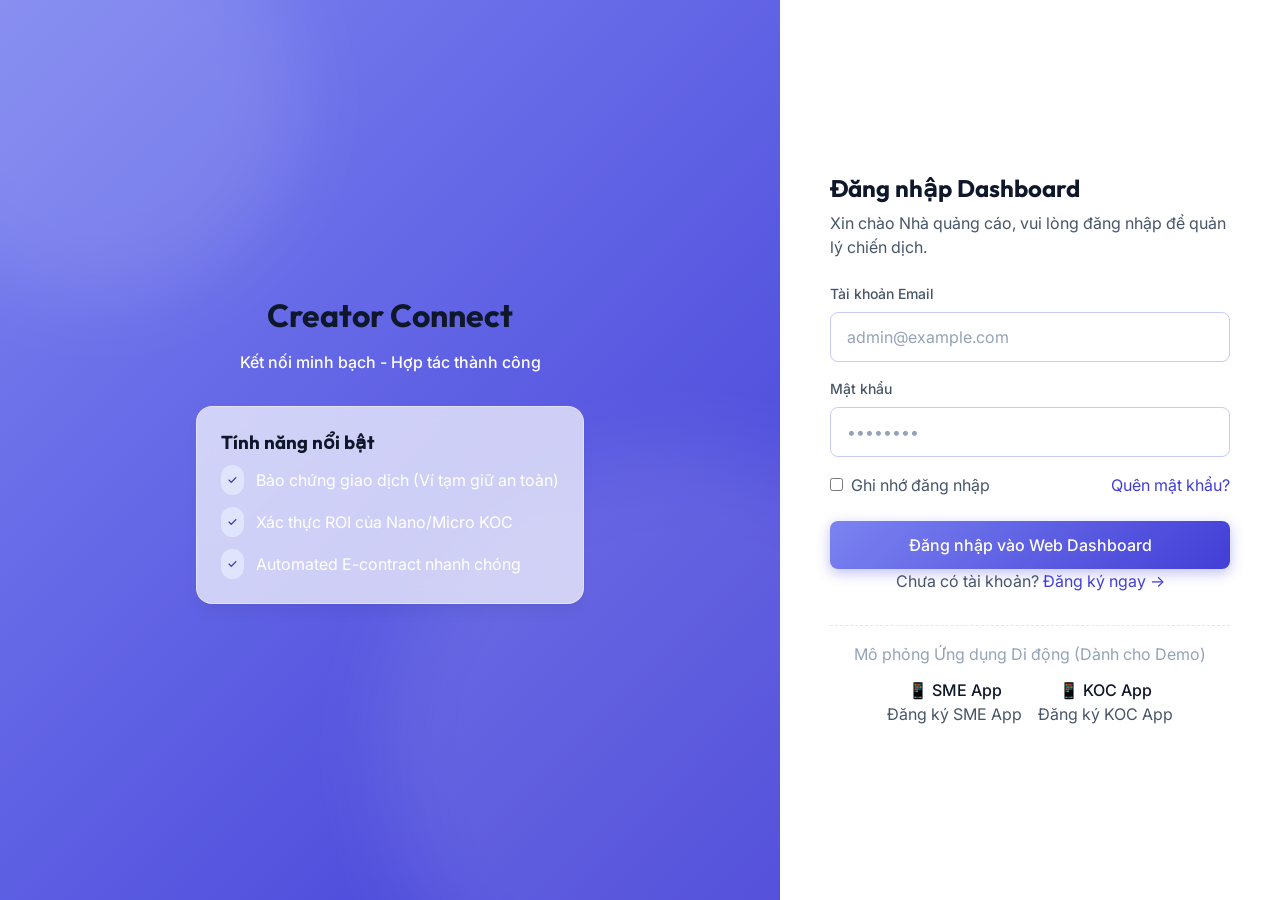
<file: index.html>
<!DOCTYPE html>
<html lang="vi">
<head>
  <meta charset="UTF-8">
  <meta name="viewport" content="width=device-width, initial-scale=1.0">
  <title>Creator Connect | Nền tảng kết nối KOC/KOL</title>
  
  <link rel="stylesheet" href="assets/css/variables.css">
  <link rel="stylesheet" href="assets/css/global.css">
  <link rel="stylesheet" href="assets/css/components.css">
  <link rel="stylesheet" href="assets/css/layouts.css">
</head>
<body>

  <div class="auth-layout">
    <!-- Hero Section (Brand Value) -->
    <div class="auth-hero">
      <div class="text-center" style="position: relative; z-index: 10;">
        <h1 class="text-4xl mb-4 animate-fade-in" style="font-weight: 700;">Creator Connect</h1>
        <p class="text-lg fw-medium animate-fade-in" style="animation-delay: 0.2s; opacity: 0.9;">
          Kết nối minh bạch - Hợp tác thành công
        </p>
        
        <div class="glass-panel" style="margin-top: var(--space-8); padding: var(--space-6); border-radius: var(--radius-xl); text-align: left; animation-delay: 0.4s;">
          <h3 class="mb-3 text-xl">Tính năng nổi bật</h3>
          <ul style="display: flex; flex-direction: column; gap: var(--space-3);">
            <li class="d-flex align-center gap-3">
              <span class="badge badge-primary" style="padding: 6px;">✓</span> 
              Bảo chứng giao dịch (Ví tạm giữ an toàn)
            </li>
            <li class="d-flex align-center gap-3">
              <span class="badge badge-primary" style="padding: 6px;">✓</span> 
              Xác thực ROI của Nano/Micro KOC
            </li>
            <li class="d-flex align-center gap-3">
              <span class="badge badge-primary" style="padding: 6px;">✓</span> 
              Automated E-contract nhanh chóng
            </li>
          </ul>
        </div>
      </div>
    </div>

    <!-- Login Form Section -->
    <div class="auth-form-container">
      <div class="auth-form-wrapper">
        <h2 class="text-2xl mb-2">Đăng nhập Dashboard</h2>
        <p class="text-secondary mb-6">Xin chào Nhà quảng cáo, vui lòng đăng nhập để quản lý chiến dịch.</p>

        <form action="dashboard.html" method="GET">
          <div class="form-group">
            <label class="form-label" for="email">Tài khoản Email</label>
            <input type="email" id="email" class="form-control" placeholder="admin@example.com" required>
          </div>
          
          <div class="form-group">
            <label class="form-label" for="password">Mật khẩu</label>
            <input type="password" id="password" class="form-control" placeholder="••••••••" required>
          </div>

          <div class="d-flex justify-between align-center mb-6 mt-4">
            <label class="d-flex align-center gap-2 text-sm text-secondary cursor-pointer">
              <input type="checkbox"> Ghi nhớ đăng nhập
            </label>
            <a href="#" class="text-sm">Quên mật khẩu?</a>
          </div>

          <div class="d-flex flex-column gap-3 mt-4">
             <button type="submit" class="btn btn-primary" style="width: 100%;">Đăng nhập vào Web Dashboard</button>
          </div>
        </form>

        <p class="text-center text-sm text-secondary mt-6">
          Chưa có tài khoản? <a href="register_sme_web.html">Đăng ký ngay &rarr;</a>
        </p>

        <!-- Ecosystem Portal Links -->
        <div style="margin-top: var(--space-8); padding-top: var(--space-4); border-top: 1px dashed var(--primary-100);">
          <p class="text-center text-xs text-tertiary mb-3">Mô phỏng Ứng dụng Di động (Dành cho Demo)</p>
          <div class="d-flex justify-center gap-4">
            <div class="d-flex flex-column align-center gap-1">
              <a href="sme_app.html" class="text-sm fw-medium text-primary d-flex align-center gap-1">📱 SME App</a>
              <a href="register_sme_app.html" class="text-xs text-secondary">Đăng ký SME App</a>
            </div>
            <div class="d-flex flex-column align-center gap-1">
              <a href="koc_app.html" class="text-sm fw-medium text-primary d-flex align-center gap-1">📱 KOC App</a>
              <a href="register_koc_app.html" class="text-xs text-secondary">Đăng ký KOC App</a>
            </div>
          </div>
        </div>
      </div>
    </div>
  </div>

  <script src="assets/js/main.js"></script>
</body>
</html>
</file>
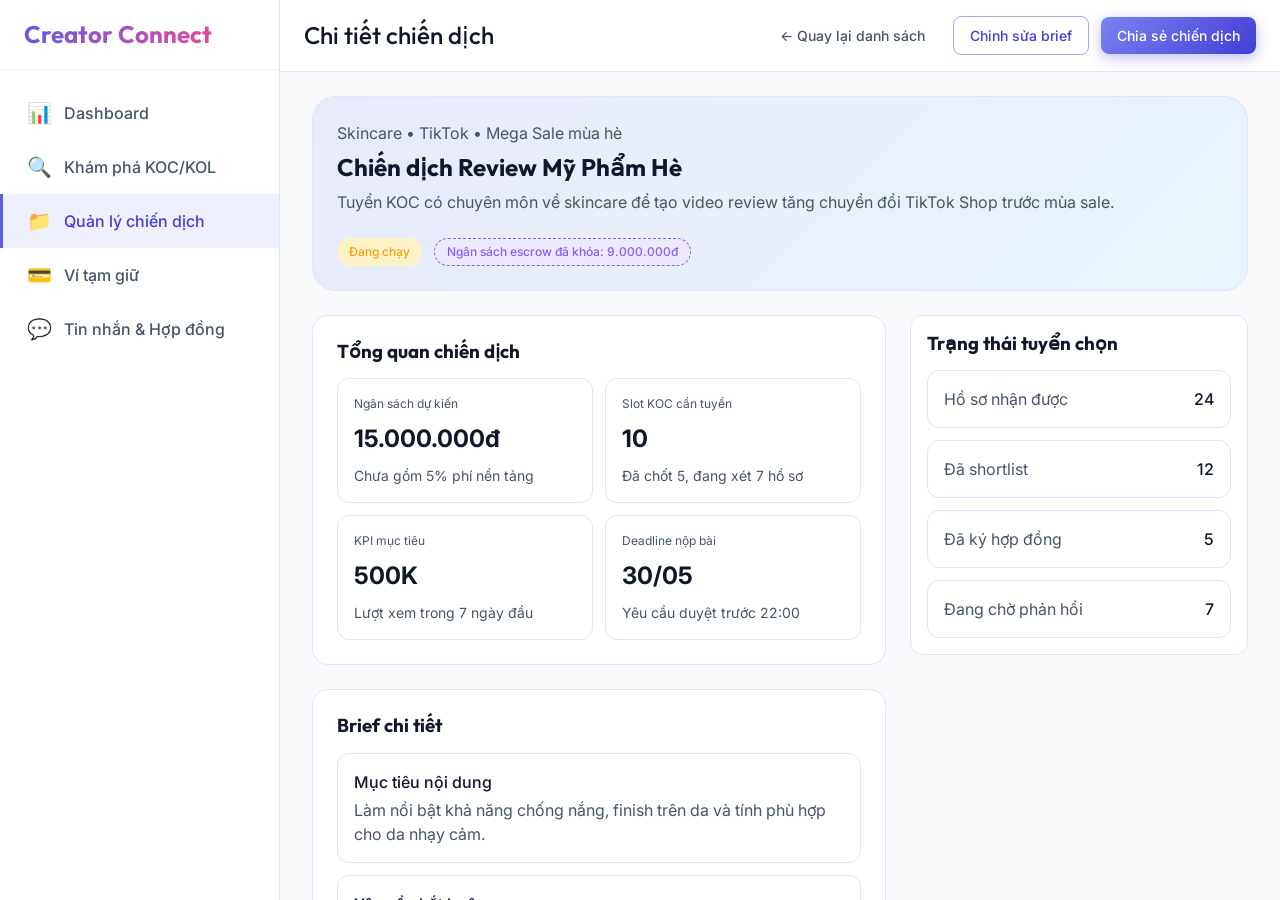
<file: campaign_detail.html>
<!DOCTYPE html>
<html lang="vi">
<head>
  <meta charset="UTF-8">
  <meta name="viewport" content="width=device-width, initial-scale=1.0">
  <title>Creator Connect | Chi Tiết Chiến Dịch</title>
  <link rel="stylesheet" href="assets/css/variables.css">
  <link rel="stylesheet" href="assets/css/global.css">
  <link rel="stylesheet" href="assets/css/components.css">
  <link rel="stylesheet" href="assets/css/layouts.css">
</head>
<body>
  <div class="dashboard-layout">
    <aside class="sidebar">
      <div class="sidebar-header">
        <h2 class="text-xl gradient-text">Creator Connect</h2>
      </div>
      <nav class="sidebar-menu">
        <a href="dashboard.html" class="menu-item"><span style="font-size: 1.25rem;">📊</span> Dashboard</a>
        <a href="search.html" class="menu-item"><span style="font-size: 1.25rem;">🔍</span> Khám phá KOC/KOL</a>
        <a href="campaigns.html" class="menu-item active"><span style="font-size: 1.25rem;">📁</span> Quản lý chiến dịch</a>
        <a href="escrow.html" class="menu-item"><span style="font-size: 1.25rem;">💳</span> Ví tạm giữ</a>
        <a href="messages.html" class="menu-item"><span style="font-size: 1.25rem;">💬</span> Tin nhắn & Hợp đồng</a>
      </nav>
    </aside>

    <main class="main-content">
      <header class="top-header">
        <div>
          <h2 class="text-lg fw-medium">Chi tiết chiến dịch</h2>
        </div>
        <div class="d-flex align-center gap-3">
          <a href="campaigns.html" class="btn btn-ghost btn-sm">← Quay lại danh sách</a>
          <button class="btn btn-outline btn-sm" onclick="showToast('Đã mở bản nháp chỉnh sửa chiến dịch', 'warning')">Chỉnh sửa brief</button>
          <button class="btn btn-primary btn-sm" onclick="showToast('Đã chia sẻ link chiến dịch cho team nội bộ', 'success')">Chia sẻ chiến dịch</button>
        </div>
      </header>

      <div class="content-area">
        <div class="page-shell">
          <section class="page-header-card">
            <div class="d-flex justify-between align-center" style="gap: var(--space-6); flex-wrap: wrap;">
              <div>
                <p class="text-sm text-secondary mb-2">Skincare • TikTok • Mega Sale mùa hè</p>
                <h1 class="text-3xl mb-2">Chiến dịch Review Mỹ Phẩm Hè</h1>
                <p class="text-secondary">Tuyển KOC có chuyên môn về skincare để tạo video review tăng chuyển đổi TikTok Shop trước mùa sale.</p>
              </div>
              <div class="d-flex gap-3">
                <span class="badge badge-warning">Đang chạy</span>
                <span class="badge badge-escrow">Ngân sách escrow đã khóa: 9.000.000đ</span>
              </div>
            </div>
          </section>

          <div style="display: grid; grid-template-columns: minmax(0, 1.7fr) minmax(320px, 1fr); gap: var(--space-6); align-items: start;">
            <div class="page-shell">
              <section class="section-card">
                <div class="section-body">
                  <h3 class="text-xl mb-4">Tổng quan chiến dịch</h3>
                  <div class="metric-grid">
                    <div class="metric-card">
                      <div class="metric-label">Ngân sách dự kiến</div>
                      <div class="metric-value">15.000.000đ</div>
                      <div class="metric-note">Chưa gồm 5% phí nền tảng</div>
                    </div>
                    <div class="metric-card">
                      <div class="metric-label">Slot KOC cần tuyển</div>
                      <div class="metric-value">10</div>
                      <div class="metric-note">Đã chốt 5, đang xét 7 hồ sơ</div>
                    </div>
                    <div class="metric-card">
                      <div class="metric-label">KPI mục tiêu</div>
                      <div class="metric-value">500K</div>
                      <div class="metric-note">Lượt xem trong 7 ngày đầu</div>
                    </div>
                    <div class="metric-card">
                      <div class="metric-label">Deadline nộp bài</div>
                      <div class="metric-value">30/05</div>
                      <div class="metric-note">Yêu cầu duyệt trước 22:00</div>
                    </div>
                  </div>
                </div>
              </section>

              <section class="section-card">
                <div class="section-body">
                  <h3 class="text-xl mb-4">Brief chi tiết</h3>
                  <div class="detail-list">
                    <div class="asset-card">
                      <p class="fw-medium mb-1">Mục tiêu nội dung</p>
                      <p class="text-sm text-secondary">Làm nổi bật khả năng chống nắng, finish trên da và tính phù hợp cho da nhạy cảm.</p>
                    </div>
                    <div class="asset-card">
                      <p class="fw-medium mb-1">Yêu cầu bắt buộc</p>
                      <p class="text-sm text-secondary">1 video TikTok tối thiểu 60 giây, có cảnh texture, test trên da thật, gắn hashtag thương hiệu và CTA mua hàng.</p>
                    </div>
                    <div class="asset-card">
                      <p class="fw-medium mb-1">Điều khoản nội dung</p>
                      <p class="text-sm text-secondary">Không đưa claim vượt chứng nhận, không so sánh trực tiếp với đối thủ, revision tối đa 2 lần.</p>
                    </div>
                    <div class="asset-card">
                      <p class="fw-medium mb-1">Quyền sử dụng nội dung</p>
                      <p class="text-sm text-secondary">Brand được repost trên kênh owned media 30 ngày. Nếu chạy ads cần phụ lục riêng.</p>
                    </div>
                  </div>
                </div>
              </section>

              <section class="section-card">
                <div class="section-body">
                  <h3 class="text-xl mb-4">Tiến độ thực thi</h3>
                  <div class="timeline-list">
                    <div class="timeline-item">
                      <div>
                        <p class="fw-medium">07/05 - Xuất bản chiến dịch</p>
                        <p class="text-sm text-secondary">Campaign đã lên sàn và bắt đầu nhận hồ sơ.</p>
                      </div>
                      <span class="badge badge-success">Hoàn thành</span>
                    </div>
                    <div class="timeline-item">
                      <div>
                        <p class="fw-medium">10/05 - Chốt shortlist</p>
                        <p class="text-sm text-secondary">5 KOC đã ký hợp đồng, 7 hồ sơ đang chờ duyệt thêm.</p>
                      </div>
                      <span class="badge badge-warning">Đang diễn ra</span>
                    </div>
                    <div class="timeline-item">
                      <div>
                        <p class="fw-medium">15/05 - Nạp escrow đợt 1</p>
                        <p class="text-sm text-secondary">Khóa ngân sách cho các KOC đã ký hợp đồng.</p>
                      </div>
                      <span class="badge badge-primary">Kế hoạch</span>
                    </div>
                    <div class="timeline-item">
                      <div>
                        <p class="fw-medium">30/05 - Nghiệm thu video</p>
                        <p class="text-sm text-secondary">SME duyệt và giải ngân theo từng KOC hoàn thành.</p>
                      </div>
                      <span class="badge badge-primary">Kế hoạch</span>
                    </div>
                  </div>
                </div>
              </section>

              <section class="section-card">
                <div class="section-body">
                  <div class="d-flex justify-between align-center mb-4" style="gap: var(--space-4); flex-wrap: wrap;">
                    <div>
                      <h3 class="text-xl mb-1">KOC/KOL trong chiến dịch</h3>
                      <p class="text-sm text-secondary">Theo dõi rõ người đã tham gia chính thức và người còn đang chờ duyệt.</p>
                    </div>
                    <span class="badge badge-primary">Tổng 12 hồ sơ đang xử lý</span>
                  </div>

                  <div style="display: grid; grid-template-columns: repeat(2, minmax(0, 1fr)); gap: var(--space-5); align-items: start;">
                    <div class="info-panel">
                      <div class="d-flex justify-between align-center mb-4">
                        <h4 class="text-lg">Đã tham gia</h4>
                        <span class="badge badge-success">5 KOC</span>
                      </div>
                      <div class="detail-list">
                        <div class="detail-row">
                          <div class="d-flex align-center gap-3">
                            <div class="avatar avatar-sm" style="background: linear-gradient(135deg, #0ea5e9, #38bdf8);"></div>
                            <div>
                              <p class="fw-medium">Đức Dược Sĩ</p>
                              <p class="text-xs text-secondary">Đã ký hợp đồng • Chờ duyệt video</p>
                            </div>
                          </div>
                          <a href="review_detail.html" class="btn btn-outline btn-sm">Xem tiến trình</a>
                        </div>
                        <div class="detail-row">
                          <div class="d-flex align-center gap-3">
                            <div class="avatar avatar-sm" style="background: linear-gradient(45deg, #fbc2eb, #a18cd1);"></div>
                            <div>
                              <p class="fw-medium">Thanh Trúc Review</p>
                              <p class="text-xs text-secondary">Đã ký hợp đồng • Đang quay dựng</p>
                            </div>
                          </div>
                          <a href="review_detail.html" class="btn btn-outline btn-sm">Xem tiến trình</a>
                        </div>
                        <div class="detail-row">
                          <div class="d-flex align-center gap-3">
                            <div class="avatar avatar-sm" style="background: linear-gradient(45deg, #84fab0, #8fd3f4);"></div>
                            <div>
                              <p class="fw-medium">Hải Nguyễn Tech</p>
                              <p class="text-xs text-secondary">Đã ký hợp đồng • Chờ nhận sản phẩm</p>
                            </div>
                          </div>
                          <a href="review_detail.html" class="btn btn-outline btn-sm">Xem tiến trình</a>
                        </div>
                        <div class="detail-row">
                          <div class="d-flex align-center gap-3">
                            <div class="avatar avatar-sm" style="background: linear-gradient(135deg, #f97316, #fb7185);"></div>
                            <div>
                              <p class="fw-medium">Linh Beauty Lab</p>
                              <p class="text-xs text-secondary">Đã ký hợp đồng • Chờ SME gửi sản phẩm</p>
                            </div>
                          </div>
                          <a href="review_detail.html" class="btn btn-outline btn-sm">Xem tiến trình</a>
                        </div>
                        <div class="detail-row">
                          <div class="d-flex align-center gap-3">
                            <div class="avatar avatar-sm" style="background: linear-gradient(135deg, #6366f1, #8b5cf6);"></div>
                            <div>
                              <p class="fw-medium">Mai Skin Diary</p>
                              <p class="text-xs text-secondary">Đã ký hợp đồng • Đã nhận brief</p>
                            </div>
                          </div>
                          <a href="review_detail.html" class="btn btn-outline btn-sm">Xem tiến trình</a>
                        </div>
                      </div>
                    </div>

                    <div class="info-panel">
                      <div class="d-flex justify-between align-center mb-4">
                        <h4 class="text-lg">Đang chờ duyệt</h4>
                        <span class="badge badge-warning">7 hồ sơ</span>
                      </div>
                      <div class="detail-list">
                        <div class="detail-row">
                          <div class="d-flex align-center gap-3">
                            <div class="avatar avatar-sm" style="background: linear-gradient(135deg, #22c55e, #14b8a6);"></div>
                            <div>
                              <p class="fw-medium">Thu Hà Skincare</p>
                              <p class="text-xs text-secondary">22K followers • Rate 2.200.000đ/video</p>
                            </div>
                          </div>
                          <div class="d-flex gap-2">
                            <a href="koc_profile.html" class="btn btn-outline btn-sm">Xem hồ sơ</a>
                            <button class="btn btn-primary btn-sm" onclick="showToast('Đã chấp nhận hồ sơ Thu Hà Skincare', 'success')">Chấp nhận</button>
                            <button class="btn btn-ghost btn-sm" onclick="showToast('Đã từ chối hồ sơ Thu Hà Skincare', 'warning')">Từ chối</button>
                          </div>
                        </div>
                        <div class="detail-row">
                          <div class="d-flex align-center gap-3">
                            <div class="avatar avatar-sm" style="background: linear-gradient(135deg, #f59e0b, #ef4444);"></div>
                            <div>
                              <p class="fw-medium">Ngọc Trâm Review</p>
                              <p class="text-xs text-secondary">18K followers • Rate 1.800.000đ/video</p>
                            </div>
                          </div>
                          <div class="d-flex gap-2">
                            <a href="koc_profile.html" class="btn btn-outline btn-sm">Xem hồ sơ</a>
                            <button class="btn btn-primary btn-sm" onclick="showToast('Đã chấp nhận hồ sơ Ngọc Trâm Review', 'success')">Chấp nhận</button>
                            <button class="btn btn-ghost btn-sm" onclick="showToast('Đã từ chối hồ sơ Ngọc Trâm Review', 'warning')">Từ chối</button>
                          </div>
                        </div>
                        <div class="detail-row">
                          <div class="d-flex align-center gap-3">
                            <div class="avatar avatar-sm" style="background: linear-gradient(135deg, #06b6d4, #3b82f6);"></div>
                            <div>
                              <p class="fw-medium">Bảo Nhi Routine</p>
                              <p class="text-xs text-secondary">15K followers • Chuyên da nhạy cảm</p>
                            </div>
                          </div>
                          <div class="d-flex gap-2">
                            <a href="koc_profile.html" class="btn btn-outline btn-sm">Xem hồ sơ</a>
                            <button class="btn btn-primary btn-sm" onclick="showToast('Đã chấp nhận hồ sơ Bảo Nhi Routine', 'success')">Chấp nhận</button>
                            <button class="btn btn-ghost btn-sm" onclick="showToast('Đã từ chối hồ sơ Bảo Nhi Routine', 'warning')">Từ chối</button>
                          </div>
                        </div>
                      </div>
                    </div>
                  </div>
                </div>
              </section>
            </div>

            <aside class="page-shell sticky-summary">
              <section class="info-panel">
                <h3 class="text-lg mb-4">Trạng thái tuyển chọn</h3>
                <div class="detail-list">
                  <div class="detail-row">
                    <span class="text-sm text-secondary">Hồ sơ nhận được</span>
                    <span class="fw-medium">24</span>
                  </div>
                  <div class="detail-row">
                    <span class="text-sm text-secondary">Đã shortlist</span>
                    <span class="fw-medium">12</span>
                  </div>
                  <div class="detail-row">
                    <span class="text-sm text-secondary">Đã ký hợp đồng</span>
                    <span class="fw-medium">5</span>
                  </div>
                  <div class="detail-row">
                    <span class="text-sm text-secondary">Đang chờ phản hồi</span>
                    <span class="fw-medium">7</span>
                  </div>
                </div>
              </section>
            </aside>
          </div>
        </div>
      </div>
    </main>
  </div>

  <script src="assets/js/main.js"></script>
</body>
</html>
</file>
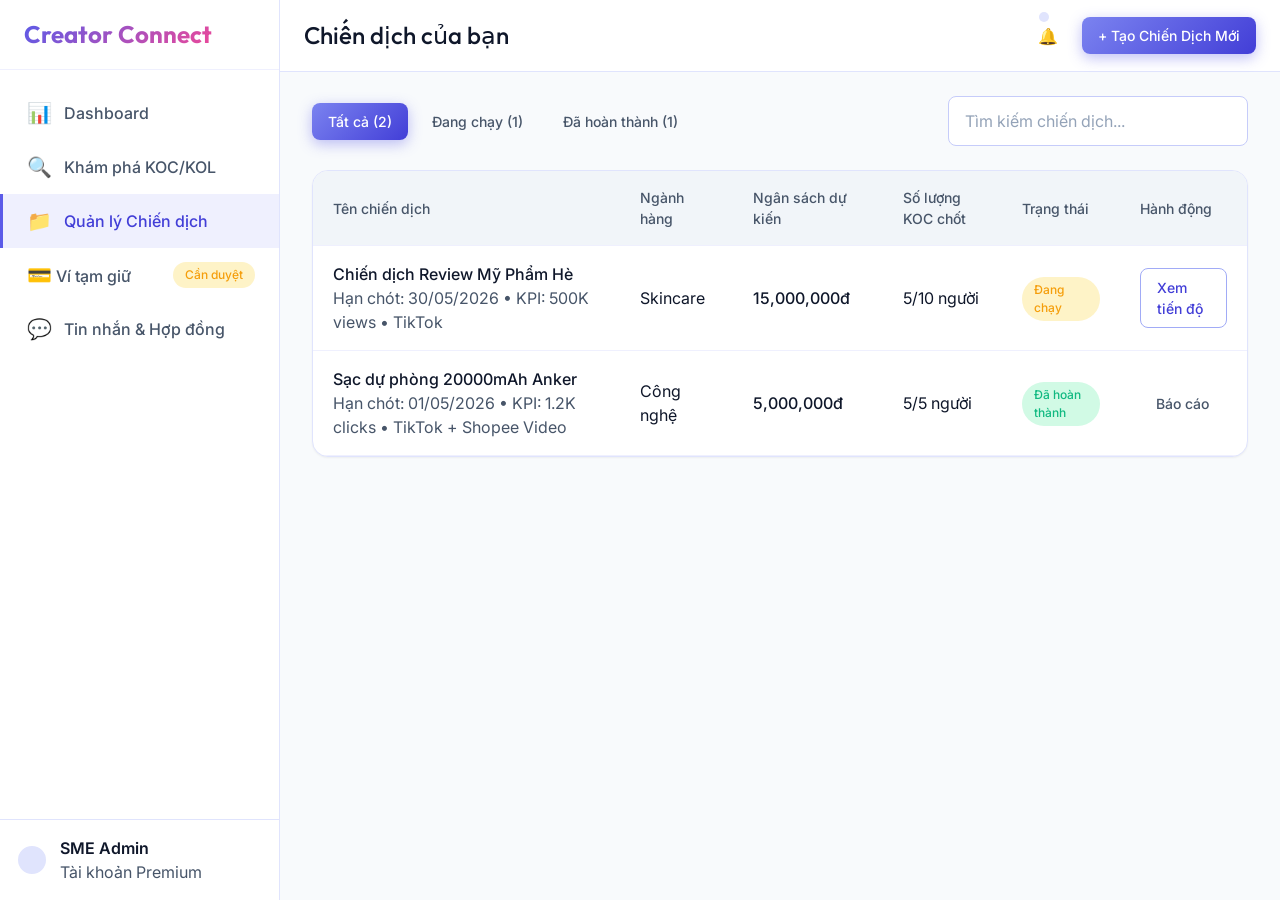
<file: campaigns.html>
<!DOCTYPE html>
<html lang="vi">
<head>
  <meta charset="UTF-8">
  <meta name="viewport" content="width=device-width, initial-scale=1.0">
  <title>Creator Connect | Quản lý Chiến dịch</title>
  <link rel="stylesheet" href="assets/css/variables.css">
  <link rel="stylesheet" href="assets/css/global.css">
  <link rel="stylesheet" href="assets/css/components.css">
  <link rel="stylesheet" href="assets/css/layouts.css">
</head>
<body>
  <div class="dashboard-layout">
    <aside class="sidebar">
      <div class="sidebar-header">
        <h2 class="text-xl gradient-text">Creator Connect</h2>
      </div>
      <nav class="sidebar-menu">
        <a href="dashboard.html" class="menu-item"><span style="font-size: 1.25rem;">📊</span> Dashboard</a>
        <a href="search.html" class="menu-item"><span style="font-size: 1.25rem;">🔍</span> Khám phá KOC/KOL</a>
        <a href="campaigns.html" class="menu-item active"><span style="font-size: 1.25rem;">📁</span> Quản lý Chiến dịch</a>
        <a href="escrow.html" class="menu-item d-flex justify-between">
           <div><span style="font-size: 1.25rem;">💳</span> Ví tạm giữ</div>
           <span class="badge badge-warning">Cần duyệt</span>
        </a>
        <a href="messages.html" class="menu-item"><span style="font-size: 1.25rem;">💬</span> Tin nhắn & Hợp đồng</a>
      </nav>
      <div style="padding: var(--space-4); border-top: 1px solid var(--primary-100); margin-top: auto; cursor: pointer;" onclick="showToast('Tính năng Quản lý Tài khoản đang được cập nhật', 'warning')">
        <div class="d-flex align-center gap-3">
          <div class="avatar avatar-sm bg-primary" style="background: var(--primary-100);"></div>
          <div>
            <p class="text-sm fw-semibold">SME Admin</p>
            <p class="text-xs text-secondary">Tài khoản Premium</p>
          </div>
        </div>
      </div>
    </aside>

    <main class="main-content">
      <header class="top-header">
        <h2 class="text-lg fw-medium">Chiến dịch của bạn</h2>
        <div class="d-flex align-center gap-4">
          <button class="btn btn-ghost" style="padding: var(--space-2);">🔔 <span class="badge badge-primary" style="position: absolute; top: 12px; margin-left: -8px; width: 10px; height: 10px; padding: 0;"></span></button>
          <button class="btn btn-primary btn-sm" data-toggle="modal" data-target="createCampaignModal">+ Tạo Chiến Dịch Mới</button>
        </div>
      </header>

      <div class="content-area">
        <div class="d-flex justify-between align-center mb-6">
          <div class="d-flex gap-2 filter-tabs">
            <button class="btn btn-sm btn-primary filter-btn">Tất cả (2)</button>
            <button class="btn btn-sm btn-ghost filter-btn">Đang chạy (1)</button>
            <button class="btn btn-sm btn-ghost filter-btn">Đã hoàn thành (1)</button>
          </div>
          <div style="width: 300px;">
             <input type="text" class="form-control" placeholder="Tìm kiếm chiến dịch...">
          </div>
        </div>

        <div class="card">
          <div class="table-wrapper">
             <table class="table">
               <thead>
                 <tr>
                   <th>Tên chiến dịch</th>
                   <th>Ngành hàng</th>
                   <th>Ngân sách dự kiến</th>
                   <th>Số lượng KOC chốt</th>
                   <th>Trạng thái</th>
                   <th class="text-right">Hành động</th>
                 </tr>
               </thead>
               <tbody>
                 <tr>
                   <td>
                     <p class="fw-medium text-primary">Chiến dịch Review Mỹ Phẩm Hè</p>
                     <p class="text-xs text-secondary">Hạn chót: 30/05/2026 • KPI: 500K views • TikTok</p>
                   </td>
                   <td>Skincare</td>
                   <td class="fw-medium">15,000,000đ</td>
                   <td>5/10 người</td>
                   <td><span class="badge badge-warning">Đang chạy</span></td>
                   <td class="text-right">
                     <a href="campaign_detail.html" class="btn btn-outline btn-sm">Xem tiến độ</a>
                   </td>
                 </tr>
                 <tr>
                   <td>
                     <p class="fw-medium text-primary">Sạc dự phòng 20000mAh Anker</p>
                     <p class="text-xs text-secondary">Hạn chót: 01/05/2026 • KPI: 1.2K clicks • TikTok + Shopee Video</p>
                   </td>
                   <td>Công nghệ</td>
                   <td class="fw-medium">5,000,000đ</td>
                   <td>5/5 người</td>
                   <td><span class="badge badge-success">Đã hoàn thành</span></td>
                   <td class="text-right">
                     <a href="campaign_detail.html" class="btn btn-ghost btn-sm">Báo cáo</a>
                   </td>
                 </tr>
               </tbody>
             </table>
          </div>
        </div>
      </div>
    </main>
  </div>

  <div class="modal-overlay" id="createCampaignModal">
    <div class="modal">
      <div class="modal-header">
        <h3 class="text-xl">Tạo Chiến Dịch Mới</h3>
        <button class="btn btn-ghost modal-close" style="padding: var(--space-2); font-size: 1.5rem;">&times;</button>
      </div>
      <div class="modal-body">
        <form>
          <div class="form-group">
            <label class="form-label">Tên chiến dịch</label>
            <input type="text" class="form-control" placeholder="Ví dụ: Giới thiệu BST Xuân Hè">
          </div>
          <div class="d-flex gap-4">
            <div class="form-group" style="flex: 1;">
              <label class="form-label">Ngành hàng</label>
              <select class="form-control"><option>Thời trang</option><option>Mỹ phẩm</option><option>Công nghệ</option></select>
            </div>
            <div class="form-group" style="flex: 1;">
              <label class="form-label">Nền tảng yêu cầu</label>
              <select class="form-control"><option>TikTok</option><option>Facebook Reels</option><option>Shopee Video</option></select>
            </div>
          </div>
          <div class="form-group">
            <label class="form-label">Mô tả Brief & Yêu cầu công việc</label>
            <textarea class="form-control" rows="4" placeholder="Viết các yêu cầu chi tiết về kịch bản, lời thoại, hashtag..."></textarea>
          </div>
          <div class="form-group">
            <label class="form-label">Ngân sách (Chưa bao gồm Ví tạm giữ)</label>
            <input type="number" class="form-control" placeholder="10,000,000">
          </div>
        </form>
      </div>
      <div class="modal-footer">
        <button class="btn btn-ghost modal-close">Hủy</button>
        <button class="btn btn-primary modal-close" onclick="showToast('Đã xuất bản chiến dịch thành công!', 'success')">Xuất bản Chiến dịch</button>
      </div>
    </div>
  </div>

  <script src="assets/js/main.js"></script>
</body>
</html>
</file>
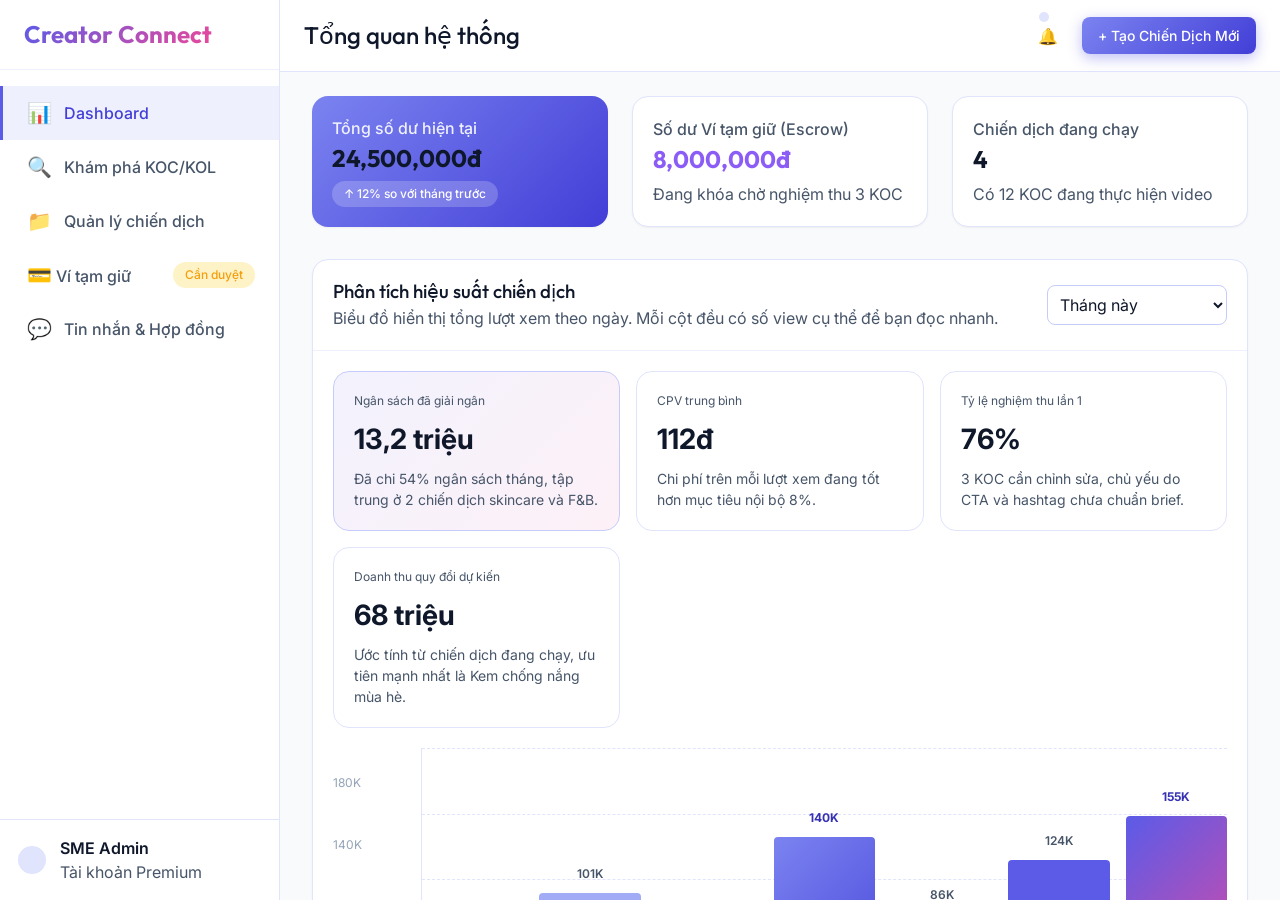
<file: dashboard.html>
<!DOCTYPE html>
<html lang="vi">
<head>
  <meta charset="UTF-8">
  <meta name="viewport" content="width=device-width, initial-scale=1.0">
  <title>Creator Connect | Dashboard Quản Lý</title>
  <link rel="stylesheet" href="assets/css/variables.css">
  <link rel="stylesheet" href="assets/css/global.css">
  <link rel="stylesheet" href="assets/css/components.css">
  <link rel="stylesheet" href="assets/css/layouts.css">
</head>
<body>
  <div class="dashboard-layout">
    <aside class="sidebar">
      <div class="sidebar-header">
        <h2 class="text-xl gradient-text">Creator Connect</h2>
      </div>
      <nav class="sidebar-menu">
        <a href="dashboard.html" class="menu-item active"><span style="font-size: 1.25rem;">📊</span> Dashboard</a>
        <a href="search.html" class="menu-item"><span style="font-size: 1.25rem;">🔍</span> Khám phá KOC/KOL</a>
        <a href="campaigns.html" class="menu-item"><span style="font-size: 1.25rem;">📁</span> Quản lý chiến dịch</a>
        <a href="escrow.html" class="menu-item d-flex justify-between">
          <div><span style="font-size: 1.25rem;">💳</span> Ví tạm giữ</div>
          <span class="badge badge-warning">Cần duyệt</span>
        </a>
        <a href="messages.html" class="menu-item"><span style="font-size: 1.25rem;">💬</span> Tin nhắn & Hợp đồng</a>
      </nav>
      <div style="padding: var(--space-4); border-top: 1px solid var(--primary-100); margin-top: auto; cursor: pointer;"
        onclick="showToast('Tính năng Quản lý Tài khoản đang được cập nhật', 'warning')">
        <div class="d-flex align-center gap-3">
          <div class="avatar avatar-sm bg-primary" style="background: var(--primary-100);"></div>
          <div>
            <p class="text-sm fw-semibold">SME Admin</p>
            <p class="text-xs text-secondary">Tài khoản Premium</p>
          </div>
        </div>
      </div>
    </aside>

    <main class="main-content">
      <header class="top-header">
        <h2 class="text-lg fw-medium">Tổng quan hệ thống</h2>
        <div class="d-flex align-center gap-4">
          <button class="btn btn-ghost" style="padding: var(--space-2);">🔔 <span class="badge badge-primary"
              style="position: absolute; top: 12px; margin-left: -8px; width: 10px; height: 10px; padding: 0;"></span></button>
          <button class="btn btn-primary btn-sm" data-toggle="modal" data-target="createCampaignModal">+ Tạo Chiến Dịch Mới</button>
        </div>
      </header>

      <div class="content-area">
        <div style="display: grid; grid-template-columns: repeat(auto-fit, minmax(240px, 1fr)); gap: var(--space-6); margin-bottom: var(--space-8);">
          <div class="card" style="padding: var(--space-5); background: var(--gradient-primary); color: white; border: none;">
            <p class="text-sm fw-medium mb-1" style="opacity: 0.9;">Tổng số dư hiện tại</p>
            <h2 class="text-3xl mb-2">24,500,000đ</h2>
            <div class="d-flex justify-between align-center text-sm">
              <span class="badge" style="background: rgba(255,255,255,0.2); color: white;">↑ 12% so với tháng trước</span>
            </div>
          </div>

          <div class="card" style="padding: var(--space-5);">
            <p class="text-sm text-secondary fw-medium mb-1">Số dư Ví tạm giữ (Escrow)</p>
            <h2 class="text-3xl mb-2" style="color: var(--escrow-color);">8,000,000đ</h2>
            <div class="d-flex justify-between align-center text-sm">
              <span class="text-secondary">Đang khóa chờ nghiệm thu 3 KOC</span>
            </div>
          </div>

          <div class="card" style="padding: var(--space-5);">
            <p class="text-sm text-secondary fw-medium mb-1">Chiến dịch đang chạy</p>
            <h2 class="text-3xl mb-2">4</h2>
            <div class="d-flex justify-between align-center text-sm">
              <span class="text-secondary">Có 12 KOC đang thực hiện video</span>
            </div>
          </div>
        </div>

        <div class="card mb-6">
          <div class="card-header d-flex justify-between align-center">
            <div>
              <h3 class="text-xl fw-medium mb-1">Phân tích hiệu suất chiến dịch</h3>
              <p class="text-sm text-secondary">Biểu đồ hiển thị tổng lượt xem theo ngày. Mỗi cột đều có số view cụ thể để bạn đọc nhanh.</p>
            </div>
            <select class="form-control" style="width: 180px; padding: var(--space-2);">
              <option>Tháng này</option>
              <option>7 ngày qua</option>
            </select>
          </div>
          <div class="card-body">
            <div class="analytics-grid" style="margin-bottom: var(--space-5);">
              <div class="analytics-card highlight">
                <div class="analytics-label">Ngân sách đã giải ngân</div>
                <div class="analytics-value">13,2 triệu</div>
                <div class="analytics-meta">Đã chi 54% ngân sách tháng, tập trung ở 2 chiến dịch skincare và F&B.</div>
              </div>
              <div class="analytics-card">
                <div class="analytics-label">CPV trung bình</div>
                <div class="analytics-value">112đ</div>
                <div class="analytics-meta">Chi phí trên mỗi lượt xem đang tốt hơn mục tiêu nội bộ 8%.</div>
              </div>
              <div class="analytics-card">
                <div class="analytics-label">Tỷ lệ nghiệm thu lần 1</div>
                <div class="analytics-value">76%</div>
                <div class="analytics-meta">3 KOC cần chỉnh sửa, chủ yếu do CTA và hashtag chưa chuẩn brief.</div>
              </div>
              <div class="analytics-card">
                <div class="analytics-label">Doanh thu quy đổi dự kiến</div>
                <div class="analytics-value">68 triệu</div>
                <div class="analytics-meta">Ước tính từ chiến dịch đang chạy, ưu tiên mạnh nhất là Kem chống nắng mùa hè.</div>
              </div>
            </div>

            <div style="display: grid; grid-template-columns: 72px minmax(0, 1fr); gap: var(--space-4); align-items: end;">
              <div style="height: 290px; display: flex; flex-direction: column; justify-content: space-between; padding-bottom: 26px; color: var(--text-tertiary); font-size: var(--text-xs);">
                <span>180K</span>
                <span>140K</span>
                <span>100K</span>
                <span>60K</span>
                <span>20K</span>
              </div>

              <div>
                <div style="height: 290px; display: flex; align-items: flex-end; justify-content: space-between; gap: var(--space-4); padding-top: var(--space-8); border-bottom: 1px solid var(--primary-100); border-left: 1px solid var(--primary-100); position: relative;">
                  <div style="position: absolute; inset: 0 0 26px 0; display: flex; flex-direction: column; justify-content: space-between; pointer-events: none;">
                    <div style="border-top: 1px dashed var(--primary-100);"></div>
                    <div style="border-top: 1px dashed var(--primary-100);"></div>
                    <div style="border-top: 1px dashed var(--primary-100);"></div>
                    <div style="border-top: 1px dashed var(--primary-100);"></div>
                    <div style="border-top: 1px dashed var(--primary-100);"></div>
                  </div>

                  <div style="width: 100%; height: 38%; background: var(--primary-200); border-radius: 4px 4px 0 0; position: relative;">
                    <div style="position: absolute; top: -28px; left: 50%; transform: translateX(-50%); font-size: 12px; font-weight: 600; color: var(--text-secondary);">68K</div>
                  </div>
                  <div style="width: 100%; height: 56%; background: var(--primary-300); border-radius: 4px 4px 0 0; position: relative;">
                    <div style="position: absolute; top: -28px; left: 50%; transform: translateX(-50%); font-size: 12px; font-weight: 600; color: var(--text-secondary);">101K</div>
                  </div>
                  <div style="width: 100%; height: 34%; background: var(--primary-200); border-radius: 4px 4px 0 0; position: relative;">
                    <div style="position: absolute; top: -28px; left: 50%; transform: translateX(-50%); font-size: 12px; font-weight: 600; color: var(--text-secondary);">61K</div>
                  </div>
                  <div style="width: 100%; height: 78%; background: var(--gradient-primary); border-radius: 4px 4px 0 0; position: relative;">
                    <div style="position: absolute; top: -28px; left: 50%; transform: translateX(-50%); font-size: 12px; font-weight: 700; color: var(--primary-700);">140K</div>
                  </div>
                  <div style="width: 100%; height: 48%; background: var(--primary-400); border-radius: 4px 4px 0 0; position: relative;">
                    <div style="position: absolute; top: -28px; left: 50%; transform: translateX(-50%); font-size: 12px; font-weight: 600; color: var(--text-secondary);">86K</div>
                  </div>
                  <div style="width: 100%; height: 69%; background: var(--primary-500); border-radius: 4px 4px 0 0; position: relative;">
                    <div style="position: absolute; top: -28px; left: 50%; transform: translateX(-50%); font-size: 12px; font-weight: 600; color: var(--text-secondary);">124K</div>
                  </div>
                  <div style="width: 100%; height: 86%; background: var(--gradient-vibrant); border-radius: 4px 4px 0 0; position: relative;">
                    <div style="position: absolute; top: -28px; left: 50%; transform: translateX(-50%); font-size: 12px; font-weight: 700; color: var(--primary-700);">155K</div>
                  </div>
                </div>
                <div style="display: flex; justify-content: space-between; margin-top: var(--space-2); color: var(--text-tertiary); font-size: var(--text-xs); padding-left: 2px;">
                  <span>T2</span><span>T3</span><span>T4</span><span>T5</span><span>T6</span><span>T7</span><span>CN</span>
                </div>
              </div>
            </div>
          </div>
        </div>

        <div class="mb-6">
          <div class="d-flex justify-between align-center mb-4">
            <div>
              <h3 class="text-xl">Theo dõi tiến độ KOC/KOL</h3>
              <p class="text-sm text-secondary">Tại đây SME nhìn được KOC nào đang ở bước nào và mở trang duyệt chi tiết nếu cần.</p>
            </div>
            <a href="campaigns.html" class="text-sm text-primary">Xem tất cả ></a>
          </div>

          <div class="card table-wrapper">
            <table class="table">
              <thead>
                <tr>
                  <th>KOC / KOL</th>
                  <th>Chiến dịch</th>
                  <th>Chi phí (Escrow)</th>
                  <th>Trạng thái</th>
                  <th class="text-right">Hành động</th>
                </tr>
              </thead>
              <tbody>
                <tr>
                  <td>
                    <div class="d-flex align-center gap-3">
                      <div class="avatar avatar-sm" style="background: linear-gradient(45deg, #fbc2eb 0%, #a18cd1 100%);"></div>
                      <div>
                        <p class="fw-medium">Thanh Trúc</p>
                        <p class="text-xs text-secondary">food.reviewer</p>
                      </div>
                    </div>
                  </td>
                  <td class="text-sm">Review Quán Lẩu Mới</td>
                  <td class="text-sm fw-medium">1,500,000đ</td>
                  <td><span class="badge badge-warning">Chờ nộp Video</span></td>
                  <td class="text-right"><button class="btn btn-outline btn-sm">Nhắc nhở</button></td>
                </tr>

                <tr>
                  <td>
                    <div class="d-flex align-center gap-3">
                      <div class="avatar avatar-sm" style="background: linear-gradient(135deg, #0ea5e9, #38bdf8);"></div>
                      <div>
                        <p class="fw-medium">Đức Dược Sĩ</p>
                        <p class="text-xs text-secondary">duc.skincare</p>
                      </div>
                    </div>
                  </td>
                  <td class="text-sm">Kem chống nắng mùa hè</td>
                  <td class="text-sm fw-medium">3,000,000đ</td>
                  <td><span class="badge badge-escrow">Chờ Duyệt Video</span></td>
                  <td class="text-right"><a href="review_detail.html" class="btn btn-primary btn-sm">Xem & Duyệt</a></td>
                </tr>

                <tr>
                  <td>
                    <div class="d-flex align-center gap-3">
                      <div class="avatar avatar-sm" style="background: linear-gradient(45deg, #84fab0 0%, #8fd3f4 100%);"></div>
                      <div>
                        <p class="fw-medium">Hải Nguyễn</p>
                        <p class="text-xs text-secondary">hai.tech</p>
                      </div>
                    </div>
                  </td>
                  <td class="text-sm">Sạc dự phòng 20000mAh</td>
                  <td class="text-sm fw-medium text-secondary">800,000đ</td>
                  <td><span class="badge badge-success">Đã giải ngân</span></td>
                  <td class="text-right"><button class="btn btn-ghost btn-sm">Xem Review</button></td>
                </tr>
              </tbody>
            </table>
          </div>
        </div>
      </div>
    </main>
  </div>

  <div class="modal-overlay" id="createCampaignModal">
    <div class="modal">
      <div class="modal-header">
        <h3 class="text-xl">Tạo Chiến Dịch Mới</h3>
        <button class="btn btn-ghost modal-close" style="padding: var(--space-2); font-size: 1.5rem;">&times;</button>
      </div>
      <div class="modal-body">
        <form>
          <div class="form-group">
            <label class="form-label">Tên chiến dịch</label>
            <input type="text" class="form-control" placeholder="Ví dụ: Giới thiệu BST Xuân Hè">
          </div>
          <div class="d-flex gap-4">
            <div class="form-group" style="flex: 1;">
              <label class="form-label">Ngành hàng</label>
              <select class="form-control">
                <option>Thời trang</option>
                <option>Mỹ phẩm</option>
                <option>Công nghệ</option>
              </select>
            </div>
            <div class="form-group" style="flex: 1;">
              <label class="form-label">Nền tảng yêu cầu</label>
              <select class="form-control">
                <option>TikTok</option>
                <option>Facebook Reels</option>
                <option>Shopee Video</option>
              </select>
            </div>
          </div>
          <div class="form-group">
            <label class="form-label">Mô tả Brief & Yêu cầu công việc</label>
            <textarea class="form-control" rows="4" placeholder="Viết các yêu cầu chi tiết về kịch bản, lời thoại, hashtag..."></textarea>
          </div>
          <div class="form-group">
            <label class="form-label">Ngân sách (Chưa bao gồm Ví tạm giữ)</label>
            <input type="number" class="form-control" placeholder="10,000,000">
          </div>
        </form>
      </div>
      <div class="modal-footer">
        <button class="btn btn-ghost modal-close">Hủy</button>
        <button class="btn btn-primary modal-close" onclick="showToast('Đã xuất bản chiến dịch thành công!', 'success')">Xuất bản Chiến dịch</button>
      </div>
    </div>
  </div>

  <script src="assets/js/main.js"></script>
</body>
</html>
</file>
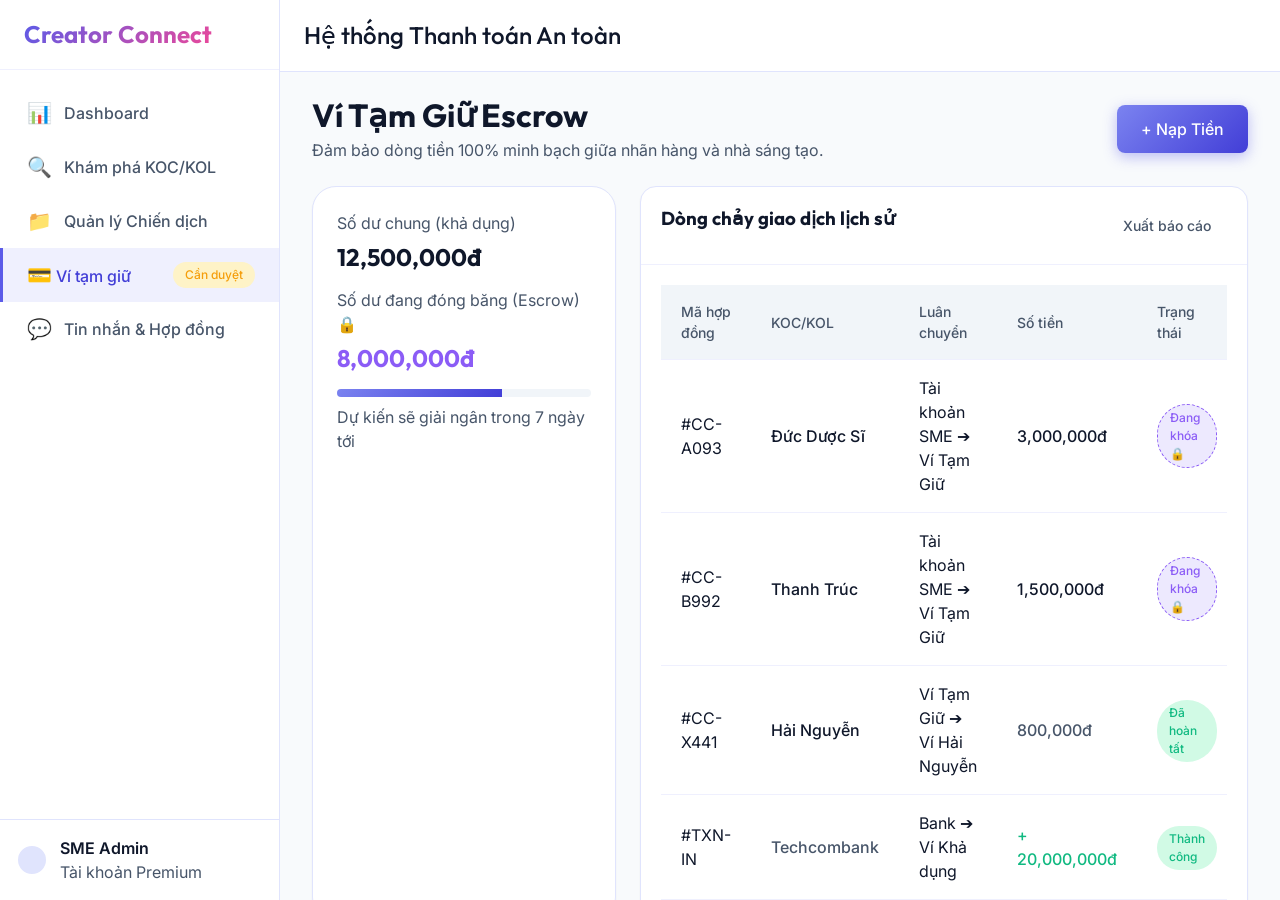
<file: escrow.html>
<!DOCTYPE html>
<html lang="vi">
<head>
  <meta charset="UTF-8">
  <meta name="viewport" content="width=device-width, initial-scale=1.0">
  <title>Creator Connect | Ví tạm giữ (Escrow)</title>
  
  <link rel="stylesheet" href="assets/css/variables.css">
  <link rel="stylesheet" href="assets/css/global.css">
  <link rel="stylesheet" href="assets/css/components.css">
  <link rel="stylesheet" href="assets/css/layouts.css">
</head>
<body>

  <div class="dashboard-layout">
    
    <!-- Sidebar -->
    <aside class="sidebar">
      <div class="sidebar-header">
        <h2 class="text-xl gradient-text">Creator Connect</h2>
      </div>
      <nav class="sidebar-menu">
        <a href="dashboard.html" class="menu-item"><span style="font-size: 1.25rem;">📊</span> Dashboard</a>
        <a href="search.html" class="menu-item"><span style="font-size: 1.25rem;">🔍</span> Khám phá KOC/KOL</a>
        <a href="campaigns.html" class="menu-item"><span style="font-size: 1.25rem;">📁</span> Quản lý Chiến dịch</a>
        <a href="escrow.html" class="menu-item active d-flex justify-between">
           <div><span style="font-size: 1.25rem;">💳</span> Ví tạm giữ</div>
           <span class="badge badge-warning">Cần duyệt</span>
        </a>
        <a href="messages.html" class="menu-item"><span style="font-size: 1.25rem;">💬</span> Tin nhắn & Hợp đồng</a>
      </nav>
      <div style="padding: var(--space-4); border-top: 1px solid var(--primary-100); margin-top: auto; cursor: pointer;" onclick="showToast('Tính năng Quản lý Tài khoản (Settings) đang được cập nhật', 'warning')">
        <div class="d-flex align-center gap-3">
          <div class="avatar avatar-sm bg-primary" style="background: var(--primary-100);"></div>
          <div>
            <p class="text-sm fw-semibold">SME Admin</p>
            <p class="text-xs text-secondary">Tài khoản Premium</p>
          </div>
        </div>
      </div>
    </aside>

    <!-- Main Content -->
    <main class="main-content">
      <header class="top-header">
        <h2 class="text-lg fw-medium">Hệ thống Thanh toán An toàn</h2>
      </header>

      <div class="content-area">
        <div class="d-flex justify-between align-center mb-6">
          <div>
            <h1 class="text-2xl mb-1">Ví Tạm Giữ Escrow</h1>
            <p class="text-secondary">Đảm bảo dòng tiền 100% minh bạch giữa nhãn hàng và nhà sáng tạo.</p>
          </div>
          <button class="btn btn-primary" data-toggle="modal" data-target="depositModal">+ Nạp Tiền</button>
        </div>

        <div style="display: grid; grid-template-columns: 1fr 2fr; gap: var(--space-6); margin-bottom: var(--space-6);">
          
          <!-- Balance Card -->
          <div class="card" style="padding: var(--space-6); border-radius: var(--radius-2xl);">
            <p class="text-secondary mb-2">Số dư chung (khả dụng)</p>
            <h2 class="text-4xl mb-4 text-primary">12,500,000đ</h2>
            
            <p class="text-secondary mt-6 mb-2">Số dư đang đóng băng (Escrow) 🔒</p>
            <h2 class="text-2xl mb-4" style="color: var(--escrow-color);">8,000,000đ</h2>
            <div style="width: 100%; height: 8px; background: var(--bg-surface-hover); border-radius: 4px; overflow: hidden;">
              <div style="width: 65%; height: 100%; background: var(--gradient-primary);"></div>
            </div>
            <p class="text-xs text-secondary mt-2">Dự kiến sẽ giải ngân trong 7 ngày tới</p>
          </div>

          <!-- Transaction Flow -->
          <div class="card">
            <div class="card-header d-flex justify-between">
              <h3 class="text-lg">Dòng chảy giao dịch lịch sử</h3>
              <button class="btn btn-ghost btn-sm">Xuất báo cáo</button>
            </div>
            <div class="card-body">
              <div class="table-wrapper">
                <table class="table">
                  <thead>
                    <tr>
                      <th>Mã hợp đồng</th>
                      <th>KOC/KOL</th>
                      <th>Luân chuyển</th>
                      <th>Số tiền</th>
                      <th>Trạng thái</th>
                    </tr>
                  </thead>
                  <tbody>
                    <tr>
                      <td class="text-sm">#CC-A093</td>
                      <td class="fw-medium">Đức Dược Sĩ</td>
                      <td class="text-sm">Tài khoản SME ➔ Ví Tạm Giữ</td>
                      <td class="fw-medium">3,000,000đ</td>
                      <td><span class="badge badge-escrow">Đang khóa 🔒</span></td>
                    </tr>
                    <tr>
                      <td class="text-sm">#CC-B992</td>
                      <td class="fw-medium">Thanh Trúc</td>
                      <td class="text-sm">Tài khoản SME ➔ Ví Tạm Giữ</td>
                      <td class="fw-medium">1,500,000đ</td>
                      <td><span class="badge badge-escrow">Đang khóa 🔒</span></td>
                    </tr>
                    <tr>
                      <td class="text-sm">#CC-X441</td>
                      <td class="fw-medium">Hải Nguyễn</td>
                      <td class="text-sm">Ví Tạm Giữ ➔ Ví Hải Nguyễn</td>
                      <td class="fw-medium text-secondary">800,000đ</td>
                      <td><span class="badge badge-success">Đã hoàn tất</span></td>
                    </tr>
                    <tr>
                      <td class="text-sm">#TXN-IN</td>
                      <td class="fw-medium text-secondary">Techcombank</td>
                      <td class="text-sm">Bank ➔ Ví Khả dụng</td>
                      <td class="fw-medium text-success">+ 20,000,000đ</td>
                      <td><span class="badge badge-success">Thành công</span></td>
                    </tr>
                  </tbody>
                </table>
              </div>
            </div>
          </div>
        </div>

      </div>
    </main>
  </div>

  <!-- Modal Nạp Tiền Escrow -->
  <div class="modal-overlay" id="depositModal">
    <div class="modal" style="max-width: 450px;">
      <div class="modal-header">
        <h3 class="text-xl">Nạp Tiền Vào Ví Escrow</h3>
        <button class="btn btn-ghost modal-close" style="padding: var(--space-2); font-size: 1.5rem;">&times;</button>
      </div>
      <div class="modal-body text-center">
        <div class="mb-4">
          <p class="text-secondary text-sm">Chuyển khoản theo mã QR dưới đây</p>
          <div style="width: 200px; height: 200px; background: white; margin: var(--space-4) auto; border: 1px solid var(--primary-100); border-radius: var(--radius-md); display: flex; align-items: center; justify-content: center;">
            <p class="text-tertiary">Mã QR VietQR</p>
          </div>
        </div>
        <div class="form-group text-left">
          <label class="form-label">Hoặc nhập số tiền (Giả lập nạp nhanh)</label>
          <input type="number" class="form-control" placeholder="Ví dụ: 10,000,000">
        </div>
      </div>
      <div class="modal-footer">
        <button class="btn btn-ghost modal-close">Hủy</button>
        <button class="btn btn-primary modal-close" onclick="showToast('Nạp tiền thành công! Số dư đã được cập nhật.', 'success')">Xác nhận Nạp</button>
      </div>
    </div>
  </div>

  <script src="assets/js/main.js"></script>
</html>
</file>
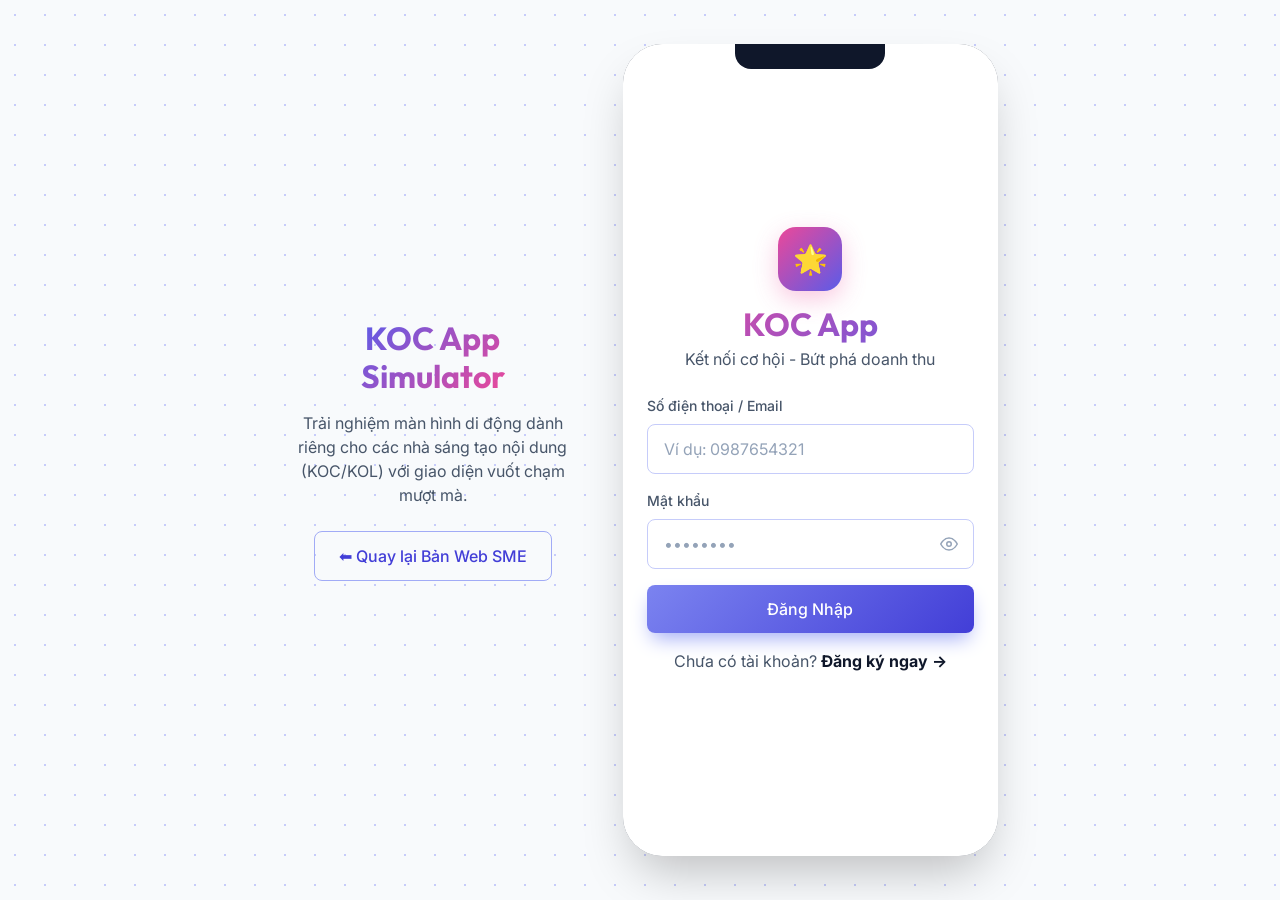
<file: koc_app.html>
<!DOCTYPE html>
<html lang="vi">
<head>
  <meta charset="UTF-8">
  <meta name="viewport" content="width=device-width, initial-scale=1.0">
  <title>Creator Connect | KOC Mobile App</title>
  
  <link rel="stylesheet" href="assets/css/variables.css">
  <link rel="stylesheet" href="assets/css/global.css">
  <link rel="stylesheet" href="assets/css/components.css">
  <link rel="stylesheet" href="assets/css/mobile.css?v=20260417c">
</head>
<body>

  <div class="simulator-container">
    <div class="text-center" style="margin-right: var(--space-10); max-width: 300px;">
      <h1 class="text-3xl mb-4 gradient-text">KOC App<br>Simulator</h1>
      <p class="text-secondary mb-6">Trải nghiệm màn hình di động dành riêng cho các nhà sáng tạo nội dung (KOC/KOL) với giao diện vuốt chạm mượt mà.</p>
      <a href="index.html" class="btn btn-outline">⬅ Quay lại Bản Web SME</a>
    </div>

    <!-- The Phone Frame -->
    <div class="mobile-frame">
      <div class="mobile-notch"></div>
      
      <div class="mobile-content">
        
        <!-- View 0: Login -->
        <div id="view-koc-login" class="mobile-view active" style="background: var(--bg-surface); display: flex; flex-direction: column;">
            <div style="flex: 1; display: flex; flex-direction: column; justify-content: center; padding: var(--space-6);">
              <div class="text-center mb-6">
                <div style="width:64px;height:64px;background:linear-gradient(135deg,var(--accent-500),var(--primary-500));border-radius:18px;margin:0 auto 14px;display:flex;align-items:center;justify-content:center;font-size:28px;box-shadow:0 8px 24px rgba(236,72,153,0.3);">🌟</div>
                <h1 class="text-2xl mb-1 fw-bold" style="background:linear-gradient(135deg,var(--accent-500),var(--primary-500));-webkit-background-clip:text;-webkit-text-fill-color:transparent;background-clip:text;">KOC App</h1>
                <p class="text-sm text-secondary">Kết nối cơ hội - Bứt phá doanh thu</p>
              </div>
              
              <div class="form-group mb-4">
                <label class="form-label">Số điện thoại / Email</label>
                <input type="text" class="form-control" placeholder="Ví dụ: 0987654321">
              </div>
              <div class="form-group mb-5">
                <label class="form-label">Mật khẩu</label>
                <div style="position:relative;">
                  <input type="password" id="koc-login-pw" class="form-control" placeholder="••••••••" style="padding-right:44px;">
                  <button type="button" tabindex="-1" onclick="togglePw('koc-login-pw','koc-eye-1')" style="position:absolute;right:12px;top:50%;transform:translateY(-50%);background:none;border:none;cursor:pointer;color:var(--text-tertiary);padding:4px;display:flex;align-items:center;">
                    <svg id="koc-eye-1" xmlns="http://www.w3.org/2000/svg" width="18" height="18" viewBox="0 0 24 24" fill="none" stroke="currentColor" stroke-width="2" stroke-linecap="round" stroke-linejoin="round"><path d="M1 12s4-8 11-8 11 8 11 8-4 8-11 8-11-8-11-8z"/><circle cx="12" cy="12" r="3"/></svg>
                  </button>
                </div>
              </div>
              <button id="btn-koc-login" class="btn btn-primary" style="width: 100%; box-shadow: var(--shadow-primary);">Đăng Nhập</button>
              <div style="margin-top: var(--space-4); text-align: center;">
                <p class="text-sm text-secondary">Chưa có tài khoản? <a href="register_koc_app.html" class="text-primary fw-bold">Đăng ký ngay →</a></p>
              </div>
            </div>
         </div>

        <!-- View 1: Job Feed (Khám phá) -->
        <div id="view-feed" class="mobile-view">
          <div class="mobile-header d-flex justify-between align-center" style="padding-top: 40px;">
            <div>
              <p class="text-xs text-secondary">Chào buổi sáng,</p>
              <h2 class="text-lg fw-bold">Đức Dược Sĩ 👋</h2>
            </div>
            <div class="avatar avatar-sm" style="background: linear-gradient(135deg, #0ea5e9, #38bdf8);"></div>
          </div>

          <!-- Search Bar -->
          <div style="padding: 0 var(--space-4) var(--space-2);">
            <div style="background: var(--bg-surface-hover); border-radius: var(--radius-full); padding: var(--space-2) var(--space-3); display: flex; align-items: center; gap: var(--space-2);">
              <span class="text-tertiary">🔍</span>
              <input type="text" placeholder="Tìm chiến dịch phù hợp..." style="background: transparent; width: 100%; font-size: var(--text-sm);">
            </div>
          </div>

          <!-- Tags -->
          <div style="padding: var(--space-3) var(--space-4); display: flex; gap: var(--space-2); overflow-x: auto; scrollbar-width: none;">
            <span class="badge badge-primary" style="padding: 6px 12px; white-space: nowrap;">Gợi ý cho bạn</span>
            <span class="badge" style="background: var(--bg-surface); padding: 6px 12px; white-space: nowrap;">Skincare</span>
            <span class="badge" style="background: var(--bg-surface); padding: 6px 12px; white-space: nowrap;">Thu nhập cao</span>
          </div>

          <!-- Job Cards Feed -->
          <div class="job-card">
             <div class="header">
               <div class="brand-logo" style="background: linear-gradient(45deg, #fbc2eb 0%, #a18cd1 100%);"></div>
               <div>
                 <h4 class="text-sm fw-bold">La Roche-Posay</h4>
                 <p class="text-xs text-secondary">Chiến dịch chống nắng</p>
               </div>
             </div>
             <p class="text-xs text-secondary mb-3">Tìm KOC chuyên phân tích thành phần mỹ phẩm, nhận sp sau 2 ngày.</p>
             <div class="d-flex justify-between align-center border-top" style="border-top: 1px dashed var(--primary-50); padding-top: var(--space-3);">
                <div class="budget">1,500,000đ</div>
                <button class="btn btn-primary btn-apply" style="padding: 6px 16px; font-size: 12px; border-radius: var(--radius-full);">Ứng tuyển</button>
             </div>
          </div>

          <div class="job-card">
             <div class="header">
               <div class="brand-logo" style="background: linear-gradient(135deg, #10b981, #34d399);"></div>
               <div>
                 <h4 class="text-sm fw-bold">CeraVe Việt Nam</h4>
                 <p class="text-xs text-secondary">Review Sữa Rửa Mặt</p>
               </div>
             </div>
             <p class="text-xs text-secondary mb-3">Yêu cầu video TikTok > 60s, gắn link Affiliate hoa hồng 15%.</p>
             <div class="d-flex justify-between align-center border-top" style="border-top: 1px dashed var(--primary-50); padding-top: var(--space-3);">
                <div class="budget">2,000,000đ</div>
                <button class="btn btn-primary btn-apply" style="padding: 6px 16px; font-size: 12px; border-radius: var(--radius-full);">Ứng tuyển</button>
             </div>
          </div>

        </div>

        <!-- View 2: Portfolio -->
        <div id="view-portfolio" class="mobile-view">
           <div class="portfolio-header" style="padding-top: 60px;">
             <div class="avatar avatar-lg mx-auto mb-3" style="margin: 0 auto; background: linear-gradient(135deg, #0ea5e9, #38bdf8); border: 2px solid white;"></div>
             <h2 class="text-xl">Đức Dược Sĩ <span style="font-size:14px">✅</span></h2>
             <p class="text-sm opacity-80 mb-3">Chuyên gia Da liễu | Skincare Reviewer</p>
             <button class="btn btn-outline btn-sm" id="btn-edit-portfolio" style="border-color: rgba(255,255,255,0.3); color: white; background: rgba(255,255,255,0.1); border-radius: 20px; display: inline-flex; align-items: center; justify-content: center; gap: 8px;">
               <span style="font-size: 14px;">✏️</span> Cập nhật Hồ Sơ
             </button>
           </div>

           <!-- Wallet Balance Card -->
           <div style="padding: var(--space-4) var(--space-4) var(--space-4);">
             <div style="background: linear-gradient(135deg, #1e1b4b, #312e81, #4c1d95); border-radius: var(--radius-xl); padding: var(--space-4); display: flex; align-items: center; justify-content: space-between; position: relative; overflow: hidden;">
               <!-- Decorative circles (pointer-events none so they don't block clicks) -->
               <div style="position: absolute; top: -20px; right: -20px; width: 100px; height: 100px; border-radius: 50%; background: rgba(255,255,255,0.05); pointer-events: none;"></div>
               <div style="position: absolute; bottom: -30px; right: 40px; width: 70px; height: 70px; border-radius: 50%; background: rgba(255,255,255,0.04); pointer-events: none;"></div>

               <!-- Left: Balance -->
               <div style="position: relative; z-index: 1;">
                 <p style="color: rgba(255,255,255,0.6); font-size: 11px; margin-bottom: 4px; letter-spacing: 0.3px;">💼 Số dư khả dụng</p>
                 <div style="display: flex; align-items: center; gap: 8px;">
                   <span id="wallet-balance-display" style="color: white; font-size: 20px; font-weight: 700; letter-spacing: 0.5px;">••••••••</span>
                   <button id="btn-toggle-balance" onclick="(function(){
                     const el = document.getElementById('wallet-balance-display');
                     const isHidden = el.innerText.includes('•');
                     el.innerText = isHidden ? '2.500.000 đ' : '••••••••';
                     document.getElementById('eye-icon-open').style.display = isHidden ? 'none' : 'block';
                     document.getElementById('eye-icon-closed').style.display = isHidden ? 'block' : 'none';
                   })()" style="background: transparent; border: none; cursor: pointer; padding: 2px; display: flex; align-items: center;">
                     <svg id="eye-icon-closed" width="18" height="18" viewBox="0 0 24 24" fill="none" stroke="rgba(255,255,255,0.6)" stroke-width="2" stroke-linecap="round" stroke-linejoin="round"><path d="M17.94 17.94A10.07 10.07 0 0 1 12 20c-7 0-11-8-11-8a18.45 18.45 0 0 1 5.06-5.94M9.9 4.24A9.12 9.12 0 0 1 12 4c7 0 11 8 11 8a18.5 18.5 0 0 1-2.16 3.19m-6.72-1.07a3 3 0 1 1-4.24-4.24"/><line x1="1" y1="1" x2="23" y2="23"/></svg>
                     <svg id="eye-icon-open" width="18" height="18" viewBox="0 0 24 24" fill="none" stroke="rgba(255,255,255,0.6)" stroke-width="2" stroke-linecap="round" stroke-linejoin="round" style="display:none;"><path d="M1 12s4-8 11-8 11 8 11 8-4 8-11 8-11-8-11-8z"/><circle cx="12" cy="12" r="3"/></svg>
                   </button>
                 </div>
               </div>

               <!-- Right: Actions -->
               <div style="display: flex; flex-direction: column; align-items: center; gap: 6px; flex-shrink: 0; position: relative; z-index: 1;">
                 <button id="btn-open-withdraw" style="background: white; color: #4c1d95; border: none; border-radius: var(--radius-full); padding: 8px 16px; font-size: 12px; font-weight: 700; cursor: pointer; white-space: nowrap;">Rút tiền</button>
                 <button id="btn-open-transactions" style="background: transparent; border: none; color: rgba(255,255,255,0.6); font-size: 10px; text-decoration: underline; white-space: nowrap; cursor: pointer; padding: 0;">Lịch sử giao dịch</button>
               </div>
             </div>
           </div>

           <!-- Portfolio Platform Tabs -->
           <div style="background: var(--bg-surface); padding: var(--space-3) var(--space-4) 0; border-bottom: 1px solid var(--primary-100); overflow: visible;">
             <div style="display: flex; overflow: visible;">
               <button class="portfolio-tab-btn active" data-ptab="ptab-tiktok" style="flex: 1; padding: 10px 4px 10px; font-size: 11px; font-weight: 600; border: none; background: transparent; cursor: pointer; color: #010101; border-bottom: 2px solid #010101; display: flex; align-items: center; justify-content: center; gap: 4px; overflow: visible;">
                 <svg width="13" height="13" viewBox="0 0 24 24" fill="currentColor"><path d="M19.59 6.69a4.83 4.83 0 0 1-3.77-4.25V2h-3.45v13.67a2.89 2.89 0 0 1-2.88 2.5 2.89 2.89 0 0 1-2.89-2.89 2.89 2.89 0 0 1 2.89-2.89c.28 0 .54.04.79.1V9.01a6.33 6.33 0 0 0-.79-.05 6.34 6.34 0 0 0-6.34 6.34 6.34 6.34 0 0 0 6.34 6.34 6.34 6.34 0 0 0 6.33-6.34V8.83a8.18 8.18 0 0 0 4.78 1.52V6.9a4.85 4.85 0 0 1-1.01-.21z"/></svg>
                 TikTok
               </button>
               <button class="portfolio-tab-btn" data-ptab="ptab-instagram" style="flex: 1; padding: 10px 4px 10px; font-size: 11px; font-weight: 600; border: none; background: transparent; cursor: pointer; color: var(--text-tertiary); border-bottom: 2px solid transparent; display: flex; align-items: center; justify-content: center; gap: 4px;">
                 <svg width="13" height="13" viewBox="0 0 24 24" fill="currentColor" style="background: linear-gradient(45deg,#f09433,#e6683c,#dc2743,#cc2366,#bc1888); border-radius: 3px; color: white; padding: 1px;"><path d="M12 2.163c3.204 0 3.584.012 4.85.07 3.252.148 4.771 1.691 4.919 4.919.058 1.265.069 1.645.069 4.849 0 3.205-.012 3.584-.069 4.849-.149 3.225-1.664 4.771-4.919 4.919-1.266.058-1.644.07-4.85.07-3.204 0-3.584-.012-4.849-.07-3.26-.149-4.771-1.699-4.919-4.92-.058-1.265-.07-1.644-.07-4.849 0-3.204.013-3.583.07-4.849.149-3.227 1.664-4.771 4.919-4.919 1.266-.057 1.645-.069 4.849-.069zM12 0C8.741 0 8.333.014 7.053.072 2.695.272.273 2.69.073 7.052.014 8.333 0 8.741 0 12c0 3.259.014 3.668.072 4.948.2 4.358 2.618 6.78 6.98 6.98C8.333 23.986 8.741 24 12 24c3.259 0 3.668-.014 4.948-.072 4.354-.2 6.782-2.618 6.979-6.98.059-1.28.073-1.689.073-4.948 0-3.259-.014-3.667-.072-4.947-.196-4.354-2.617-6.78-6.979-6.98C15.668.014 15.259 0 12 0zm0 5.838a6.162 6.162 0 1 0 0 12.324 6.162 6.162 0 0 0 0-12.324zM12 16a4 4 0 1 1 0-8 4 4 0 0 1 0 8zm6.406-11.845a1.44 1.44 0 1 0 0 2.881 1.44 1.44 0 0 0 0-2.881z"/></svg>
                 Instagram
               </button>
               <button class="portfolio-tab-btn" data-ptab="ptab-facebook" style="flex: 1; padding: 10px 4px 10px; font-size: 11px; font-weight: 600; border: none; background: transparent; cursor: pointer; color: var(--text-tertiary); border-bottom: 2px solid transparent; display: flex; align-items: center; justify-content: center; gap: 4px;">
                 <svg width="13" height="13" viewBox="0 0 24 24" fill="#1877F2"><path d="M24 12.073c0-6.627-5.373-12-12-12s-12 5.373-12 12c0 5.99 4.388 10.954 10.125 11.854v-8.385H7.078v-3.47h3.047V9.43c0-3.007 1.792-4.669 4.533-4.669 1.312 0 2.686.235 2.686.235v2.953H15.83c-1.491 0-1.956.925-1.956 1.874v2.25h3.328l-.532 3.47h-2.796v8.385C19.612 23.027 24 18.062 24 12.073z"/></svg>
                 Facebook
               </button>
             </div>
           </div>
            
           <!-- TikTok Tab Content -->
           <div id="ptab-tiktok" class="portfolio-tab-content">
             <div class="portfolio-stats">
               <div class="portfolio-stat-box">
                 <p class="text-xs text-secondary">Followers</p>
                 <h3 class="text-lg fw-bold">22.5K</h3>
               </div>
               <div style="width: 1px; background: var(--primary-50);"></div>
               <div class="portfolio-stat-box">
                 <p class="text-xs text-secondary">Avg. Views</p>
                 <h3 class="text-lg fw-bold">140K</h3>
               </div>
               <div style="width: 1px; background: var(--primary-50);"></div>
               <div class="portfolio-stat-box">
                 <p class="text-xs text-secondary">Engagement</p>
                 <h3 class="text-lg fw-bold text-success">12.5%</h3>
               </div>
             </div>
             <div style="padding: var(--space-4);">
               <h4 class="text-md mb-3 mt-2">Video nổi bật (TikTok)</h4>
               <div style="display: grid; grid-template-columns: 1fr 1fr; gap: var(--space-3);">
                 <div style="height: 200px; background: #e2e8f0; border-radius: var(--radius-lg); position: relative; overflow: hidden;">
                   <div style="position:absolute; bottom: 8px; left: 8px; background: rgba(0,0,0,0.5); color:white; padding: 2px 6px; border-radius: 4px; font-size: 10px;">▶ 250K</div>
                 </div>
                 <div style="height: 200px; background: #cbd5e1; border-radius: var(--radius-lg); position: relative; overflow: hidden;">
                   <div style="position:absolute; bottom: 8px; left: 8px; background: rgba(0,0,0,0.5); color:white; padding: 2px 6px; border-radius: 4px; font-size: 10px;">▶ 105K</div>
                 </div>
               </div>
             </div>
           </div>

           <!-- Instagram Tab Content -->
           <div id="ptab-instagram" class="portfolio-tab-content" style="display:none;">
             <div class="portfolio-stats">
               <div class="portfolio-stat-box">
                 <p class="text-xs text-secondary">Followers</p>
                 <h3 class="text-lg fw-bold">8.2K</h3>
               </div>
               <div style="width: 1px; background: var(--primary-50);"></div>
               <div class="portfolio-stat-box">
                 <p class="text-xs text-secondary">Tương tác</p>
                 <h3 class="text-lg fw-bold">18.3%</h3>
               </div>
               <div style="width: 1px; background: var(--primary-50);"></div>
               <div class="portfolio-stat-box">
                 <p class="text-xs text-secondary">Reach/Post</p>
                 <h3 class="text-lg fw-bold text-success">12K</h3>
               </div>
             </div>
             <div style="padding: var(--space-4);">
               <h4 class="text-md mb-3 mt-2">Bài đăng nổi bật (Instagram)</h4>
               <div style="display: grid; grid-template-columns: 1fr 1fr; gap: var(--space-3);">
                 <div style="height: 200px; background: linear-gradient(135deg, #fbc2eb50, #a18cd150); border-radius: var(--radius-lg); position: relative; overflow: hidden;">
                   <div style="position:absolute; bottom: 8px; left: 8px; background: rgba(0,0,0,0.5); color:white; padding: 2px 6px; border-radius: 4px; font-size: 10px;">❤️ 1.2K</div>
                 </div>
                 <div style="height: 200px; background: linear-gradient(135deg, #a18cd150, #fbc2eb50); border-radius: var(--radius-lg); position: relative; overflow: hidden;">
                   <div style="position:absolute; bottom: 8px; left: 8px; background: rgba(0,0,0,0.5); color:white; padding: 2px 6px; border-radius: 4px; font-size: 10px;">❤️ 890</div>
                 </div>
               </div>
             </div>
           </div>

           <!-- Facebook Tab Content -->
           <div id="ptab-facebook" class="portfolio-tab-content" style="display:none;">
             <div class="portfolio-stats">
               <div class="portfolio-stat-box">
                 <p class="text-xs text-secondary">Followers</p>
                 <h3 class="text-lg fw-bold">15.4K</h3>
               </div>
               <div style="width: 1px; background: var(--primary-50);"></div>
               <div class="portfolio-stat-box">
                 <p class="text-xs text-secondary">Avg. Reach</p>
                 <h3 class="text-lg fw-bold">30K</h3>
               </div>
               <div style="width: 1px; background: var(--primary-50);"></div>
               <div class="portfolio-stat-box">
                 <p class="text-xs text-secondary">Tương tác</p>
                 <h3 class="text-lg fw-bold text-success">9.2%</h3>
               </div>
             </div>
             <div style="padding: var(--space-4);">
               <h4 class="text-md mb-3 mt-2">Bài đăng nổi bật (Facebook)</h4>
               <div style="display: grid; grid-template-columns: 1fr 1fr; gap: var(--space-3);">
                 <div style="height: 200px; background: linear-gradient(135deg, #dbeafe, #bfdbfe); border-radius: var(--radius-lg); position: relative; overflow: hidden;">
                   <div style="position:absolute; bottom: 8px; left: 8px; background: rgba(0,0,0,0.5); color:white; padding: 2px 6px; border-radius: 4px; font-size: 10px;">👍 3.4K</div>
                 </div>
                 <div style="height: 200px; background: linear-gradient(135deg, #bfdbfe, #dbeafe); border-radius: var(--radius-lg); position: relative; overflow: hidden;">
                   <div style="position:absolute; bottom: 8px; left: 8px; background: rgba(0,0,0,0.5); color:white; padding: 2px 6px; border-radius: 4px; font-size: 10px;">👍 2.1K</div>
                 </div>
               </div>
             </div>
           </div>
        </div>


        <!-- View 3: Messages -->
        <div id="view-messages" class="mobile-view">
          <div class="mobile-header d-flex justify-between align-center" style="padding-top: 40px; border-bottom: 1px solid var(--primary-50);">
            <h2 class="text-xl fw-bold">Tin Nhắn</h2>
            <button class="btn btn-ghost btn-sm" style="font-size: 18px;">✏️</button>
          </div>
          
          <div class="mobile-chat-list" style="padding-top: var(--space-4);">
            <div class="mobile-chat-item">
              <div class="avatar avatar-md" style="background: linear-gradient(45deg, #fbc2eb 0%, #a18cd1 100%); position: relative;">
                 <span style="position:absolute; bottom:0; right:0; width:12px; height:12px; background:var(--success-500); border-radius:50%; border:2px solid white;"></span>
              </div>
              <div style="flex:1;">
                <div class="d-flex justify-between">
                  <h4 class="fw-bold text-sm">SME Admin (La Roche-Posay)</h4>
                  <span class="text-xs text-tertiary">10:45</span>
                </div>
                <p class="text-xs text-secondary mt-1">Dạ hoàn toàn được bạn nhé...</p>
              </div>
            </div>

            <div class="mobile-chat-item">
              <div class="avatar avatar-md" style="background: linear-gradient(135deg, #10b981, #34d399);"></div>
              <div style="flex:1;">
                <div class="d-flex justify-between">
                  <h4 class="fw-bold text-sm">CeraVe Việt Nam</h4>
                  <span class="text-xs text-tertiary">Hôm qua</span>
                </div>
                <p class="text-xs fw-bold text-primary mt-1">Bạn vừa nhận được Hợp Đồng E-Contract mới!</p>
              </div>
            </div>
          </div>
        </div>

        <!-- View 5: Manage Jobs -->
        <div id="view-manage" class="mobile-view">
          <div class="mobile-header d-flex justify-between align-center" style="padding-top: 40px; border-bottom: 1px solid var(--primary-100);">
            <h2 class="text-xl fw-bold">Job c&#7911;a t&#244;i</h2>
          </div>

          <!-- Status Tabs -->
          <div style="background: var(--bg-surface); display: flex; border-bottom: 1px solid var(--primary-100);">
            <button class="manage-tab-btn active" data-mtab="mtab-applying" style="flex: 1; padding: 8px 4px; font-size: 10px; font-weight: 600; border: none; background: transparent; cursor: pointer; color: var(--primary-600); border-bottom: 2px solid var(--primary-500); text-align: center; line-height: 1.3;">⏳ Đang<br>ứng tuyển</button>
            <button class="manage-tab-btn" data-mtab="mtab-inprogress" style="flex: 1; padding: 8px 4px; font-size: 10px; font-weight: 600; border: none; background: transparent; cursor: pointer; color: var(--text-tertiary); border-bottom: 2px solid transparent; text-align: center; line-height: 1.3;">🎥 Đang<br>thực hiện</button>
            <button class="manage-tab-btn" data-mtab="mtab-pending" style="flex: 1; padding: 8px 4px; font-size: 10px; font-weight: 600; border: none; background: transparent; cursor: pointer; color: var(--text-tertiary); border-bottom: 2px solid transparent; text-align: center; line-height: 1.3;">📤 Chờ<br>duyệt</button>
            <button class="manage-tab-btn" data-mtab="mtab-done" style="flex: 1; padding: 8px 4px; font-size: 10px; font-weight: 600; border: none; background: transparent; cursor: pointer; color: var(--text-tertiary); border-bottom: 2px solid transparent; text-align: center; line-height: 1.3;">✅ Hoàn<br>thành</button>
          </div>

          <!-- Tab: Dang ung tuyen -->
          <div id="mtab-applying" class="manage-tab-content" style="padding: var(--space-4); display: flex; flex-direction: column; gap: var(--space-3);">
            <!-- Card 1 -->
            <div style="background: var(--bg-surface); border-radius: var(--radius-xl); overflow: hidden; box-shadow: 0 2px 8px rgba(0,0,0,0.06);">
              <div style="background: linear-gradient(135deg, #fef3c7, #fff7ed); padding: var(--space-3) var(--space-4); border-bottom: 1px solid #fde68a; display: flex; align-items: center; gap: var(--space-3);">
                <div style="width: 36px; height: 36px; border-radius: var(--radius-md); background: linear-gradient(135deg, #f59e0b, #ef4444); flex-shrink: 0;"></div>
                <div style="flex: 1; min-width: 0;">
                  <h4 class="text-sm fw-bold" style="white-space: nowrap; overflow: hidden; text-overflow: ellipsis;">Review Quán Cafe The Local</h4>
                  <p class="text-xs text-secondary">The Local Cafe</p>
                </div>
                <span class="badge" style="background: #fde68a; color: #92400e; font-size: 10px; flex-shrink: 0;">⏳ Chờ duyệt</span>
              </div>
              <div style="padding: var(--space-3) var(--space-4);">
                <div class="d-flex" style="gap: var(--space-2); flex-wrap: wrap; margin-bottom: var(--space-2);">
                  <span style="background: var(--primary-50); color: var(--primary-600); border-radius: var(--radius-full); padding: 2px 8px; font-size: 10px; font-weight: 600;">🎵 TikTok</span>
                  <span style="background: #f0fdf4; color: #16a34a; border-radius: var(--radius-full); padding: 2px 8px; font-size: 10px; font-weight: 600;">💰 1.500.000đ</span>
                </div>
                <p class="text-xs text-secondary" style="margin-bottom: 4px;">📦 1 Video (&gt;60s) + Gắn link Affiliate</p>
                <p class="text-xs text-secondary">🗓 Nộp: 15/10/2026 &bull; ⏳ 2 ngày trước</p>
              </div>
            </div>
            <!-- Card 2 -->
            <div style="background: var(--bg-surface); border-radius: var(--radius-xl); overflow: hidden; box-shadow: 0 2px 8px rgba(0,0,0,0.06);">
              <div style="background: linear-gradient(135deg, #fef3c7, #fff7ed); padding: var(--space-3) var(--space-4); border-bottom: 1px solid #fde68a; display: flex; align-items: center; gap: var(--space-3);">
                <div style="width: 36px; height: 36px; border-radius: var(--radius-md); background: linear-gradient(45deg, #fbc2eb, #a18cd1); flex-shrink: 0;"></div>
                <div style="flex: 1; min-width: 0;">
                  <h4 class="text-sm fw-bold" style="white-space: nowrap; overflow: hidden; text-overflow: ellipsis;">La Roche-Posay Chống Nắng</h4>
                  <p class="text-xs text-secondary">La Roche-Posay VN</p>
                </div>
                <span class="badge" style="background: #fde68a; color: #92400e; font-size: 10px; flex-shrink: 0;">⏳ Chờ duyệt</span>
              </div>
              <div style="padding: var(--space-3) var(--space-4);">
                <div class="d-flex" style="gap: var(--space-2); flex-wrap: wrap; margin-bottom: var(--space-2);">
                  <span style="background: var(--primary-50); color: var(--primary-600); border-radius: var(--radius-full); padding: 2px 8px; font-size: 10px; font-weight: 600;">🎵 TikTok</span>
                  <span style="background: #f0fdf4; color: #16a34a; border-radius: var(--radius-full); padding: 2px 8px; font-size: 10px; font-weight: 600;">💰 1.500.000đ</span>
                </div>
                <p class="text-xs text-secondary" style="margin-bottom: 4px;">📦 1 Video Review + Unboxing</p>
                <p class="text-xs text-secondary">🗓 Nộp: 12/10/2026 &bull; ⏳ 5 ngày trước</p>
              </div>
            </div>
          </div>

          <!-- Tab: Dang thuc hien -->
          <div id="mtab-inprogress" class="manage-tab-content" style="display:none; padding: var(--space-4);">
            <div style="background: var(--bg-surface); border-radius: var(--radius-xl); overflow: hidden; box-shadow: 0 2px 8px rgba(0,0,0,0.06);">
              <div style="background: linear-gradient(135deg, var(--primary-50), #e0f2fe); padding: var(--space-3) var(--space-4); border-bottom: 1px solid var(--primary-100); display: flex; align-items: center; gap: var(--space-3);">
                <div style="width: 36px; height: 36px; border-radius: var(--radius-md); background: linear-gradient(135deg, #10b981, #34d399); flex-shrink: 0;"></div>
                <div style="flex: 1; min-width: 0;">
                  <h4 class="text-sm fw-bold">CeraVe Review Sữa Rửa Mặt</h4>
                  <p class="text-xs text-secondary">CeraVe Việt Nam</p>
                </div>
                <span class="badge badge-primary" style="font-size: 10px; flex-shrink: 0;">🎥 Đang làm</span>
              </div>
              <div style="padding: var(--space-3) var(--space-4);">
                <div class="d-flex" style="gap: var(--space-2); flex-wrap: wrap; margin-bottom: var(--space-3);">
                  <span style="background: var(--primary-50); color: var(--primary-600); border-radius: var(--radius-full); padding: 2px 8px; font-size: 10px; font-weight: 600;">🎵 TikTok</span>
                  <span style="background: #f0fdf4; color: #16a34a; border-radius: var(--radius-full); padding: 2px 8px; font-size: 10px; font-weight: 600;">💰 2.000.000đ</span>
                </div>
                <p class="text-xs text-secondary" style="margin-bottom: var(--space-2);">📦 1 Video (&gt;60s) + Link Affiliate 15%</p>
                <div style="background: linear-gradient(135deg, #fef2f2, #fff); border: 1px solid #fecaca; border-radius: var(--radius-md); padding: var(--space-3);">
                  <p class="text-xs text-secondary mb-1">⏰ Deadline nộp video còn lại:</p>
                  <p class="text-lg fw-bold text-danger" id="manage-countdown" style="letter-spacing: 1px;">05 ngày 14:32:10</p>
                </div>
              </div>
            </div>
          </div>

          <!-- Tab: Cho duyet -->
          <div id="mtab-pending" class="manage-tab-content" style="display:none; padding: var(--space-4);">
            <div style="background: var(--bg-surface); border-radius: var(--radius-xl); overflow: hidden; box-shadow: 0 2px 8px rgba(0,0,0,0.06);">
              <div style="background: linear-gradient(135deg, #ede9fe, #f5f3ff); padding: var(--space-3) var(--space-4); border-bottom: 1px solid #ddd6fe; display: flex; align-items: center; gap: var(--space-3);">
                <div style="width: 36px; height: 36px; border-radius: var(--radius-md); background: linear-gradient(135deg, #8b5cf6, #6d28d9); flex-shrink: 0;"></div>
                <div style="flex: 1; min-width: 0;">
                  <h4 class="text-sm fw-bold">Biti's Hunter X Collab</h4>
                  <p class="text-xs text-secondary">Biti's Vietnam</p>
                </div>
                <span class="badge" style="background: #ede9fe; color: #7c3aed; font-size: 10px; flex-shrink: 0;">📤 Chờ duyệt</span>
              </div>
              <div style="padding: var(--space-3) var(--space-4);">
                <div class="d-flex" style="gap: var(--space-2); flex-wrap: wrap; margin-bottom: var(--space-2);">
                  <span style="background: linear-gradient(135deg, #fbc2eb30, #a18cd130); color: #9d174d; border-radius: var(--radius-full); padding: 2px 8px; font-size: 10px; font-weight: 600;">📷 Instagram</span>
                  <span style="background: #f0fdf4; color: #16a34a; border-radius: var(--radius-full); padding: 2px 8px; font-size: 10px; font-weight: 600;">💰 3.000.000đ</span>
                </div>
                <p class="text-xs text-secondary" style="margin-bottom: 4px;">📦 1 Reels + 2 Story mention</p>
                <p class="text-xs text-secondary">📤 Đã nộp video lúc 09:15, 10/10/2026</p>
              </div>
            </div>
          </div>

          <!-- Tab: Hoan thanh -->
          <div id="mtab-done" class="manage-tab-content" style="display:none; padding: var(--space-4);">
            <div style="background: var(--bg-surface); border-radius: var(--radius-xl); overflow: hidden; box-shadow: 0 2px 8px rgba(0,0,0,0.06);">
              <div style="background: linear-gradient(135deg, #d1fae5, #f0fdf4); padding: var(--space-3) var(--space-4); border-bottom: 1px solid #a7f3d0; display: flex; align-items: center; gap: var(--space-3);">
                <div style="width: 36px; height: 36px; border-radius: var(--radius-md); background: linear-gradient(135deg, #10b981, #059669); flex-shrink: 0;"></div>
                <div style="flex: 1; min-width: 0;">
                  <h4 class="text-sm fw-bold">Vinamilk Summer Review</h4>
                  <p class="text-xs text-secondary">Vinamilk</p>
                </div>
                <span class="badge" style="background: #d1fae5; color: #059669; font-size: 10px; flex-shrink: 0;">✅ Hoàn thành</span>
              </div>
              <div style="padding: var(--space-3) var(--space-4);">
                <div class="d-flex" style="gap: var(--space-2); flex-wrap: wrap; margin-bottom: var(--space-2);">
                  <span style="background: var(--primary-50); color: var(--primary-600); border-radius: var(--radius-full); padding: 2px 8px; font-size: 10px; font-weight: 600;">🎵 TikTok</span>
                  <span style="background: #f0fdf4; color: #16a34a; border-radius: var(--radius-full); padding: 2px 8px; font-size: 10px; font-weight: 600;">💰 2.500.000đ</span>
                </div>
                <p class="text-xs text-secondary" style="margin-bottom: var(--space-2);">📦 1 Video Review + Livestream</p>
                <div class="d-flex justify-between align-center" style="background: linear-gradient(135deg, #d1fae5, #ecfdf5); border-radius: var(--radius-md); padding: var(--space-2) var(--space-3);">
                  <span class="text-xs text-secondary">💰 Thực nhận về ví</span>
                  <span class="text-md fw-bold" style="color: var(--success-500);">+2.375.000đ</span>
                </div>
              </div>
            </div>
          </div>
        </div>

        <!-- View 4: Apply Job -->
        <div id="view-apply" class="mobile-view">
          <!-- Sticky Header -->
          <div class="mobile-header d-flex justify-between align-center" style="padding-top: 40px; border-bottom: 1px solid var(--primary-100); background: var(--bg-surface); flex-shrink: 0;">
            <button class="btn btn-ghost text-primary p-0" id="btn-back-to-feed" style="font-size: 20px; width: 30px; height: 30px; display: flex; align-items: center; justify-content: center;">⬅</button>
            <h2 class="text-md fw-bold mx-auto">Ứng Tuyển</h2>
            <div style="width: 30px;"></div>
          </div>

          <!-- Scrollable Content -->
          <div style="flex: 1; overflow-y: auto; padding: var(--space-4) var(--space-5);">
            <!-- Header Card -->
            <div class="card mb-4" style="padding: var(--space-3); background: var(--bg-main); border: 1px solid var(--primary-100); border-left: 4px solid var(--primary-500);">
              <h3 class="text-md fw-bold mb-2">Review Quán Cafe The Local</h3>
              <ul class="text-xs text-secondary" style="list-style: none; padding: 0; margin: 0;">
                <li class="mb-1">📍 Nền tảng đăng: <b>TikTok</b></li>
                <li class="mb-1">⏰ Hạn chót nộp video: <b class="text-danger">25/10/2026</b></li>
                <li>📦 Sản phẩm: <b>1 Video (&gt;60s) + Gắn link Affiliate</b></li>
              </ul>
              <div style="border-top: 1px dashed var(--primary-100); margin-top: var(--space-2); padding-top: var(--space-2);">
                <a href="#" id="btn-view-brief" class="text-xs" style="color: var(--primary-500); text-decoration: underline;">Xem lại chi tiết chiến dịch →</a>
              </div>
            </div>
            
            <!-- Section 1: Portfolio -->
            <div class="d-flex justify-between align-center mb-4">
              <h4 class="text-sm fw-bold">1. Hồ sơ đính kèm</h4>
              <button class="btn btn-ghost btn-sm text-primary" style="font-size: 11px; padding: 2px 6px; height: auto; border: 1px solid var(--primary-100);" onclick="showToast('Đã đồng bộ dữ liệu mới nhất từ MXH!', 'success')">🔄 Đồng bộ</button>
            </div>
            
            <div style="position: relative; margin-top: 15px; margin-bottom: var(--space-4);">
              <span id="portfolio-auto-badge" class="badge" style="position: absolute; top: -10px; left: 12px; font-size: 10px; background: linear-gradient(45deg, #f59e0b, #ef4444); color: white; padding: 2px 8px; z-index: 10; border: 2px solid var(--bg-main); border-radius: 12px; box-shadow: 0 2px 4px rgba(0,0,0,0.1);">✨ Auto-select (Khuyên dùng)</span>
              <select id="portfolio-select" style="position: absolute; top: 0; left: 0; width: 100%; height: 100%; opacity: 0; z-index: 20; cursor: pointer; appearance: none; -webkit-appearance: none;">
                <option value="tiktok-food" selected>🎵 TikTok - Ẩm thực (Khuyên dùng)</option>
                <option value="insta-fashion">📷 Instagram - Thời trang</option>
                <option value="fb-general">📘 Facebook - General</option>
              </select>
              <div class="card d-flex align-center justify-between" style="padding: 16px 12px; background: var(--primary-50); border: 1.5px solid var(--primary-400); border-radius: var(--radius-lg); box-shadow: 0 4px 6px -1px rgba(14, 165, 233, 0.1);">
                <div class="d-flex align-center gap-3">
                  <div id="portfolio-avatar-bg" class="avatar avatar-sm" style="background: linear-gradient(135deg, #f59e0b, #ef4444); position: relative;">
                     <div id="portfolio-icon" style="position: absolute; bottom: -4px; right: -4px; background: black; color: white; border-radius: 50%; width: 18px; height: 18px; display: flex; align-items: center; justify-content: center; font-size: 10px; border: 2px solid var(--primary-50);">🎵</div>
                  </div>
                  <div>
                    <h4 id="portfolio-title" class="text-sm fw-bold" style="color: var(--text-main); margin-bottom: 2px;">TikTok - Ẩm thực</h4>
                    <p id="portfolio-stats" class="text-xs text-secondary mb-0">120K Followers • 50K View TB</p>
                  </div>
                </div>
                <div class="text-secondary" style="display: flex; align-items: center;">
                  <svg width="20" height="20" viewBox="0 0 24 24" fill="none" stroke="currentColor" stroke-width="2" stroke-linecap="round" stroke-linejoin="round"><path d="m6 9 6 6 6-6"/></svg>
                </div>
              </div>
            </div>

            <!-- Section 2: Quotation -->
            <h4 class="text-sm fw-bold mb-2">2. Mức thù lao (VNĐ)</h4>
            <p class="text-xs text-secondary mb-2">Job này có giá cố định, bạn không cần phải báo giá.</p>
            <div class="form-group mb-2">
              <input type="text" class="mobile-input fw-bold text-primary" id="apply-budget-input" value="1.500.000đ" readonly style="font-size: 16px; background-color: var(--bg-surface-hover); cursor: not-allowed; text-align: center;">
            </div>
            <div class="card" style="background: var(--primary-50); border: none; padding: var(--space-3); margin-bottom: var(--space-4);">
              <div class="d-flex justify-between text-xs mb-1">
                <span class="text-secondary">Phí nền tảng (5%):</span>
                <span class="fw-bold text-danger" id="fee-amount">- 75.000đ</span>
              </div>
              <div class="d-flex justify-between text-sm mt-2 pt-2" style="border-top: 1px dashed var(--primary-200);">
                <span class="fw-bold">Thực nhận:</span>
                <span class="fw-bold text-primary" id="net-amount">1.425.000đ</span>
              </div>
            </div>

            <!-- Section 3: Cover Letter -->
            <h4 class="text-sm fw-bold mb-2">3. Lời chào (Cover Letter)</h4>
            <div class="form-group mb-4">
              <textarea class="mobile-input" rows="4" placeholder="Hãy chia sẻ lý do tại sao bạn phù hợp với chiến dịch này, ý tưởng video của bạn là gì..." style="resize: none; font-family: inherit;"></textarea>
            </div>
          </div>

          <!-- Sticky Footer -->
          <div style="flex-shrink: 0; padding: var(--space-4) var(--space-5); border-top: 1px solid var(--primary-100); background: var(--bg-surface);">
            <label class="d-flex align-start gap-2 mb-2 cursor-pointer">
              <input type="checkbox" class="apply-checkbox" style="width: 16px; height: 16px; margin-top: 2px; accent-color: var(--primary-500);">
              <span class="text-xs text-secondary" style="line-height: 1.4; flex: 1;">Tôi đã đọc kỹ Yêu cầu công việc (Brief) và cam kết thực hiện đúng tiến độ.</span>
            </label>
            <label class="d-flex align-start gap-2 mb-3 cursor-pointer">
              <input type="checkbox" class="apply-checkbox" style="width: 16px; height: 16px; margin-top: 2px; accent-color: var(--primary-500);">
              <span class="text-xs text-secondary" style="line-height: 1.4; flex: 1;">Tôi đồng ý với Chính sách Ví tạm giữ của Creator Connect.</span>
            </label>
            <button class="btn btn-primary w-full" id="btn-confirm-apply" style="border-radius: var(--radius-full); font-size: 16px; padding: 12px; opacity: 0.5; pointer-events: none;" disabled>🚀 Gửi Ứng Tuyển</button>
          </div>

          <!-- Apply Success Sheet (Inside View) -->
          <div class="bottom-sheet-overlay" id="applySuccessSheet" style="position: absolute; top: 0; left: 0; width: 100%; height: 100%; border-radius: 0; transform: none; z-index: 200;">
            <div class="bottom-sheet">
              <div class="bottom-sheet-drag"></div>
              <div class="text-center">
                <div style="font-size: 40px; margin-bottom: var(--space-4);">🎉</div>
                <h3 class="text-xl mb-2">Ứng tuyển thành công!</h3>
                <p class="text-secondary text-sm mb-6">Bạn đã gửi Portfolio đến nhãn hàng. Nhà tuyển dụng sẽ xem xét và phản hồi qua phần Tin nhắn.</p>
                <button class="btn btn-primary close-sheet" style="width: 100%; border-radius: var(--radius-full);">Tuyệt vời, quay lại Feed</button>
              </div>
            </div>
          </div>
        </div>


        <!-- View 6: Withdraw -->
        <div id="view-withdraw" class="mobile-view">
          <!-- Sticky Header -->
          <div style="padding: 44px 20px 16px; border-bottom: 1px solid rgba(99,102,241,0.12); background: white; position: sticky; top: 0; z-index: 100; display: flex; align-items: center; justify-content: space-between; flex-shrink: 0;">
            <button class="btn-back-to-portfolio" style="background: #f0f0f8; border: none; border-radius: 50%; width: 36px; height: 36px; display: flex; align-items: center; justify-content: center; cursor: pointer; font-size: 16px; color: #4c1d95;">←</button>
            <h2 style="font-size: 16px; font-weight: 700; color: #1e1b4b; margin: 0;">Rút tiền về thẻ</h2>
            <div style="width: 36px;"></div>
          </div>

          <!-- Scrollable Content -->
          <div style="flex: 1; overflow-y: auto; padding: 20px 20px 120px;">

            <!-- Balance Hero Banner -->
            <div style="background: linear-gradient(135deg, #1e1b4b, #4c1d95); border-radius: 20px; padding: 24px 20px; margin-bottom: 20px; text-align: center; position: relative; overflow: hidden;">
              <div style="position: absolute; top: -30px; left: -30px; width: 120px; height: 120px; border-radius: 50%; background: rgba(255,255,255,0.05); pointer-events: none;"></div>
              <div style="position: absolute; bottom: -20px; right: -20px; width: 90px; height: 90px; border-radius: 50%; background: rgba(255,255,255,0.06); pointer-events: none;"></div>
              <p style="color: rgba(255,255,255,0.6); font-size: 11px; letter-spacing: 1px; text-transform: uppercase; margin-bottom: 8px; position: relative;">Số dư khả dụng</p>
              <h1 style="color: white; font-size: 32px; font-weight: 800; margin-bottom: 4px; position: relative;">2.500.000đ</h1>
              <p style="color: rgba(255,255,255,0.4); font-size: 11px; position: relative;">≈ Có thể rút toàn bộ</p>
            </div>

            <!-- Amount Input Section -->
            <div style="background: white; border-radius: 16px; padding: 20px; margin-bottom: 16px; box-shadow: 0 2px 12px rgba(99,102,241,0.08);">
              <p style="font-size: 11px; font-weight: 700; color: #6366f1; text-transform: uppercase; letter-spacing: 0.5px; margin-bottom: 12px;">💸 Số tiền muốn rút</p>
              <div style="position: relative;">
                <input type="number" placeholder="0" value="2500000"
                  style="width: 100%; border: none; outline: none; font-size: 28px; font-weight: 800; color: #1e1b4b; background: transparent; padding: 0; box-sizing: border-box;"
                />
                <div style="display: flex; align-items: center; justify-content: space-between; margin-top: 10px; padding-top: 12px; border-top: 1px solid #e5e7eb;">
                  <span style="font-size: 11px; color: #9ca3af;">Tối thiểu: 100.000đ</span>
                  <button style="background: #ede9fe; color: #6d28d9; border: none; border-radius: 20px; padding: 4px 12px; font-size: 11px; font-weight: 700; cursor: pointer;">Rút toàn bộ</button>
                </div>
              </div>
            </div>

            <!-- Bank Account Form (hidden by default) -->
            <div id="withdraw-bank-form" style="display: none; background: white; border-radius: 16px; padding: 20px; margin-bottom: 16px; box-shadow: 0 2px 12px rgba(99,102,241,0.08);">
              <p style="font-size: 11px; font-weight: 700; color: #6366f1; text-transform: uppercase; letter-spacing: 0.5px; margin-bottom: 16px;">🏦 Thêm tài khoản nhận tiền</p>
              <div style="margin-bottom: 14px;">
                <label style="font-size: 11px; font-weight: 600; color: #6b7280; display: block; margin-bottom: 6px;">Ngân hàng</label>
                <input type="text" class="mobile-input" placeholder="VD: Vietcombank" style="background: #f9fafb;">
              </div>
              <div style="margin-bottom: 14px;">
                <label style="font-size: 11px; font-weight: 600; color: #6b7280; display: block; margin-bottom: 6px;">Số tài khoản</label>
                <input type="text" class="mobile-input" placeholder="1903xxxxxxxxxx" style="background: #f9fafb;">
              </div>
              <div style="margin-bottom: 16px;">
                <label style="font-size: 11px; font-weight: 600; color: #6b7280; display: block; margin-bottom: 6px;">Tên chủ tài khoản</label>
                <input type="text" class="mobile-input" placeholder="NGUYEN VAN A" style="background: #f9fafb; text-transform: uppercase;">
              </div>
              <button id="btn-save-bank" style="width: 100%; background: linear-gradient(135deg, #6366f1, #8b5cf6); color: white; border: none; border-radius: 12px; padding: 13px; font-size: 14px; font-weight: 700; cursor: pointer;">Lưu thông tin ngân hàng</button>
            </div>

            <!-- Bank Account Display -->
            <div id="withdraw-bank-display" style="background: white; border-radius: 16px; padding: 20px; margin-bottom: 16px; box-shadow: 0 2px 12px rgba(99,102,241,0.08);">
              <div style="display: flex; align-items: center; justify-content: space-between; margin-bottom: 14px;">
                <p style="font-size: 11px; font-weight: 700; color: #6366f1; text-transform: uppercase; letter-spacing: 0.5px; margin: 0;">🏦 Tài khoản nhận tiền</p>
                <button id="btn-edit-bank" style="background: #ede9fe; color: #6d28d9; border: none; border-radius: 8px; padding: 4px 10px; font-size: 11px; font-weight: 600; cursor: pointer;">Thay đổi</button>
              </div>
              <div style="display: flex; align-items: center; gap: 14px; background: #f5f3ff; border-radius: 12px; padding: 14px;">
                <div style="width: 46px; height: 46px; background: white; border-radius: 12px; display: flex; align-items: center; justify-content: center; box-shadow: 0 2px 8px rgba(0,0,0,0.1); font-weight: 800; font-size: 12px; color: #059669; flex-shrink: 0;">VCB</div>
                <div>
                  <p style="font-size: 14px; font-weight: 700; color: #1e1b4b; margin-bottom: 2px;">Vietcombank</p>
                  <p style="font-size: 12px; color: #6b7280; margin: 0;">1903 **** **** 889 • NGUYEN VAN A</p>
                </div>
              </div>
            </div>

            <!-- Fee Summary -->
            <div style="background: white; border-radius: 16px; padding: 20px; box-shadow: 0 2px 12px rgba(99,102,241,0.08);">
              <p style="font-size: 11px; font-weight: 700; color: #6366f1; text-transform: uppercase; letter-spacing: 0.5px; margin-bottom: 14px;">📋 Tổng kết</p>
              <div style="display: flex; justify-content: space-between; align-items: center; padding: 10px 0; border-bottom: 1px dashed #e5e7eb;">
                <span style="font-size: 13px; color: #6b7280;">Số tiền rút</span>
                <span style="font-size: 13px; font-weight: 600; color: #1e1b4b;">2.500.000đ</span>
              </div>
              <div style="display: flex; justify-content: space-between; align-items: center; padding: 10px 0; border-bottom: 1px dashed #e5e7eb;">
                <span style="font-size: 13px; color: #6b7280;">Phí rút tiền</span>
                <span style="font-size: 13px; font-weight: 600; color: #10b981;">0đ (Miễn phí)</span>
              </div>
              <div style="display: flex; justify-content: space-between; align-items: center; padding: 12px 0 0;">
                <span style="font-size: 14px; font-weight: 700; color: #1e1b4b;">Thực nhận</span>
                <span style="font-size: 18px; font-weight: 800; color: #059669;">2.500.000đ</span>
              </div>
            </div>

          </div>

          <!-- Sticky Footer Button -->
          <div style="padding: 16px 20px 24px; background: white; border-top: 1px solid #e5e7eb; flex-shrink: 0;">
            <button style="width: 100%; background: linear-gradient(135deg, #6366f1, #8b5cf6); color: white; border: none; border-radius: 14px; padding: 16px; font-size: 16px; font-weight: 700; cursor: pointer; box-shadow: 0 4px 15px rgba(99,102,241,0.4);"
              onclick="showToast('Tạo lệnh rút tiền thành công!', 'success'); setTimeout(() => document.querySelector('.btn-back-to-portfolio').click(), 1500);">
              ✅ Xác nhận Rút tiền
            </button>
            <p style="text-align: center; font-size: 11px; color: #9ca3af; margin-top: 10px; margin-bottom: 0;">Thời gian xử lý: 1–3 ngày làm việc</p>
          </div>
        </div>


        <!-- View 7: Transactions -->
        <div id="view-transactions" class="mobile-view">
          <div class="mobile-header d-flex justify-between align-center" style="padding-top: 40px; border-bottom: 1px solid var(--primary-100); background: var(--bg-surface); position: sticky; top: 0; z-index: 100;">
            <button class="btn btn-ghost text-primary p-0 btn-back-to-portfolio" style="font-size: 20px; width: 30px; height: 30px; display: flex; align-items: center; justify-content: center;">⬅</button>
            <h2 class="text-md fw-bold mx-auto">Lịch sử giao dịch</h2>
            <div style="width: 30px;"></div>
          </div>

          <!-- Transaction List -->
          <div style="padding: var(--space-4);">
            <p class="text-xs fw-bold text-secondary mb-3">THÁNG 10, 2026</p>
            
            <div class="card mb-3" style="border: none; padding: var(--space-3); display: flex; align-items: center; justify-content: space-between;">
              <div class="d-flex align-center gap-3">
                <div style="width: 40px; height: 40px; border-radius: 50%; background: #d1fae5; color: #10b981; display: flex; align-items: center; justify-content: center; font-size: 18px;">⬇️</div>
                <div>
                  <h4 class="text-sm fw-bold">Thu nhập: Vinamilk Summer</h4>
                  <p class="text-xs text-secondary mb-0">15/10/2026 • 14:30</p>
                </div>
              </div>
              <span class="text-md fw-bold text-success">+2.375.000đ</span>
            </div>

            <div class="card mb-3" style="border: none; padding: var(--space-3); display: flex; align-items: center; justify-content: space-between;">
              <div class="d-flex align-center gap-3">
                <div style="width: 40px; height: 40px; border-radius: 50%; background: #fef3c7; color: #f59e0b; display: flex; align-items: center; justify-content: center; font-size: 18px;">⬆️</div>
                <div>
                  <h4 class="text-sm fw-bold">Rút tiền về Vietcombank</h4>
                  <p class="text-xs text-secondary mb-0">16/10/2026 • 09:15 <span style="color: #f59e0b; margin-left: 4px;">(Đang xử lý)</span></p>
                </div>
              </div>
              <span class="text-md fw-bold">-2.375.000đ</span>
            </div>
            
            <p class="text-xs fw-bold text-secondary mb-3 mt-4">THÁNG 09, 2026</p>

            <div class="card mb-3" style="border: none; padding: var(--space-3); display: flex; align-items: center; justify-content: space-between;">
              <div class="d-flex align-center gap-3">
                <div style="width: 40px; height: 40px; border-radius: 50%; background: #d1fae5; color: #10b981; display: flex; align-items: center; justify-content: center; font-size: 18px;">⬇️</div>
                <div>
                  <h4 class="text-sm fw-bold">Thu nhập: L'Oreal Paris</h4>
                  <p class="text-xs text-secondary mb-0">20/09/2026 • 10:00</p>
                </div>
              </div>
              <span class="text-md fw-bold text-success">+3.500.000đ</span>
            </div>
          </div>
        </div>
        <!-- View 8: Edit Profile -->
        <div id="view-edit-profile" class="mobile-view">
          <div style="padding: 44px 20px 16px; border-bottom: 1px solid rgba(99,102,241,0.12); background: white; position: sticky; top: 0; z-index: 100; display: flex; align-items: center; justify-content: space-between; flex-shrink: 0;">
            <button class="btn-back-to-portfolio" style="background: #f0f0f8; border: none; border-radius: 50%; width: 36px; height: 36px; display: flex; align-items: center; justify-content: center; cursor: pointer; font-size: 16px; color: #4c1d95;">←</button>
            <h2 style="font-size: 16px; font-weight: 700; color: #1e1b4b; margin: 0;">Cập nhật Hồ Sơ</h2>
            <div style="width: 36px;"></div>
          </div>

          <div style="flex: 1; overflow-y: auto; padding: 20px;">

            <!-- Basic Info -->
            <div style="background: white; border-radius: 16px; padding: 20px; margin-bottom: 16px; box-shadow: 0 2px 12px rgba(99,102,241,0.08);">
              <p style="font-size: 11px; font-weight: 700; color: #6366f1; text-transform: uppercase; letter-spacing: 0.5px; margin-bottom: 16px;">👤 Thông tin cơ bản</p>
              <div style="margin-bottom: 14px;">
                <label style="font-size: 11px; font-weight: 600; color: #6b7280; display: block; margin-bottom: 6px;">Tên hiển thị</label>
                <input type="text" class="mobile-input" value="Đức Dược Sĩ" style="background: #f9fafb;">
              </div>
              <div style="margin-bottom: 0;">
                <label style="font-size: 11px; font-weight: 600; color: #6b7280; display: block; margin-bottom: 6px;">Chức danh / Lĩnh vực</label>
                <input type="text" class="mobile-input" value="Chuyên gia Da liễu | Skincare Reviewer" style="background: #f9fafb;">
              </div>
            </div>

            <!-- Social Links -->
            <div style="background: white; border-radius: 16px; padding: 20px; margin-bottom: 16px; box-shadow: 0 2px 12px rgba(99,102,241,0.08);">
              <p style="font-size: 11px; font-weight: 700; color: #6366f1; text-transform: uppercase; letter-spacing: 0.5px; margin-bottom: 16px;">🔗 Liên kết mạng xã hội</p>
              <div style="margin-bottom: 14px;">
                <label style="font-size: 11px; font-weight: 600; color: #6b7280; display: block; margin-bottom: 6px;">TikTok</label>
                <input type="text" class="mobile-input" value="tiktok.com/@ducduocsi" style="background: #f9fafb;">
              </div>
              <div style="margin-bottom: 14px;">
                <label style="font-size: 11px; font-weight: 600; color: #6b7280; display: block; margin-bottom: 6px;">Instagram</label>
                <input type="text" class="mobile-input" placeholder="instagram.com/yourname" style="background: #f9fafb;">
              </div>
              <div style="margin-bottom: 0;">
                <label style="font-size: 11px; font-weight: 600; color: #6b7280; display: block; margin-bottom: 6px;">Facebook</label>
                <input type="text" class="mobile-input" placeholder="facebook.com/yourname" style="background: #f9fafb;">
              </div>
            </div>

            <!-- Legal Info -->
            <div style="background: white; border-radius: 16px; padding: 20px; margin-bottom: 20px; box-shadow: 0 2px 12px rgba(99,102,241,0.08);">
              <p style="font-size: 11px; font-weight: 700; color: #6366f1; text-transform: uppercase; letter-spacing: 0.5px; margin-bottom: 4px;">🪪 Thông tin pháp lý</p>
              <p style="font-size: 10px; color: #9ca3af; margin-bottom: 16px;">Dùng để ký E-Contract</p>
              <div style="margin-bottom: 14px;">
                <label style="font-size: 11px; font-weight: 600; color: #6b7280; display: block; margin-bottom: 6px;">Họ và tên thật (theo CCCD) <span style="color:red">*</span></label>
                <input type="text" class="mobile-input" placeholder="NGUYEN VAN A" style="background: #f9fafb; text-transform: uppercase;">
              </div>
              <div style="margin-bottom: 14px;">
                <label style="font-size: 11px; font-weight: 600; color: #6b7280; display: block; margin-bottom: 6px;">Số CMND / CCCD <span style="color:red">*</span></label>
                <input type="text" class="mobile-input" placeholder="Nhập 12 số CCCD" style="background: #f9fafb;">
              </div>
              <div style="margin-bottom: 0;">
                <label style="font-size: 11px; font-weight: 600; color: #6b7280; display: block; margin-bottom: 6px;">Mã số thuế cá nhân (Tuỳ chọn)</label>
                <input type="text" class="mobile-input" placeholder="Phục vụ xuất hoá đơn / khấu trừ" style="background: #f9fafb;">
              </div>
            </div>

          </div>

          <!-- Sticky Save Button -->
          <div style="padding: 16px 20px 24px; background: white; border-top: 1px solid #e5e7eb; flex-shrink: 0;">
            <button id="btn-save-portfolio" style="width: 100%; background: linear-gradient(135deg, #6366f1, #8b5cf6); color: white; border: none; border-radius: 14px; padding: 16px; font-size: 16px; font-weight: 700; cursor: pointer; box-shadow: 0 4px 15px rgba(99,102,241,0.4);">
              💾 Lưu thay đổi
            </button>
          </div>
        </div>

      </div>

      <!-- Bottom Navigation (4 tabs) -->
      <nav id="koc-mobile-nav" class="mobile-nav" style="display: none;">
        <div class="nav-item active" data-target="view-feed">
          <div class="nav-item-icon">🏠</div>
          <span>Việc Làm</span>
        </div>
        <div class="nav-item" data-target="view-manage">
          <div class="nav-item-icon">💼</div>
          <span>Quản lý</span>
        </div>
        <div class="nav-item" data-target="view-messages">
          <div class="nav-item-icon">💬</div>
          <span>Tin nhắn <span class="badge" style="background:#ef4444; color:white; width: 6px; height:6px; padding:0; position:absolute; border-radius:50%; margin-left: 12px; margin-top: -18px;"></span></span>
        </div>
        <div class="nav-item" data-target="view-portfolio">
          <div class="nav-item-icon">👤</div>
          <span>Hồ Sơ</span>
        </div>
      </nav>

    </div>
  </div>

  <!-- Bottom Sheet Overlays targeting within Simulator -->
  <!-- 1. Edit Portfolio Sheet -->
  <div class="bottom-sheet-overlay" id="editPortfolioSheet" style="border-radius: 40px; overflow: hidden; width: 375px; height: 812px; left: 50%; top: 50%; transform: translate(-50%, -50%); position: fixed;">
    <div class="bottom-sheet" style="height: 80%; display: flex; flex-direction: column;">
      <div class="bottom-sheet-drag"></div>
      <h3 class="text-lg fw-bold mb-4 text-center">Cập nhật Hồ Sơ</h3>
      
      <div style="flex-grow: 1; overflow-y: auto; padding-right: 4px;" class="hide-scrollbar">
        <!-- Section 1: Basic Info -->
        <h4 class="text-sm fw-bold text-primary mb-2 mt-2">Thông tin Cơ bản & MXH</h4>
        <div class="form-group mb-3">
          <label class="text-xs fw-bold mb-1 d-block">Tên hiển thị</label>
          <input type="text" class="mobile-input" value="Đức Dược Sĩ">
        </div>
        <div class="form-group mb-3">
          <label class="text-xs fw-bold mb-1 d-block">Chức danh / Lĩnh vực</label>
          <input type="text" class="mobile-input" value="Chuyên gia Da liễu | Skincare Reviewer">
        </div>
        <div class="form-group mb-3">
          <label class="text-xs fw-bold mb-1 d-block">Liên kết TikTok</label>
          <div class="input-with-icon">
            <span>🎵</span>
            <input type="text" class="mobile-input pl-5" value="tiktok.com/@ducduocsi">
          </div>
        </div>
        <div class="form-group mb-3">
          <label class="text-xs fw-bold mb-1 d-block">Liên kết Facebook</label>
          <div class="input-with-icon">
            <span>📘</span>
            <input type="text" class="mobile-input pl-5" placeholder="facebook.com/yourname">
          </div>
        </div>
        <div class="form-group mb-4">
          <label class="text-xs fw-bold mb-1 d-block">Liên kết Instagram</label>
          <div class="input-with-icon">
            <span>📷</span>
            <input type="text" class="mobile-input pl-5" placeholder="instagram.com/yourname">
          </div>
        </div>

        <!-- Section 2: Legal Info -->
        <h4 class="text-sm fw-bold text-primary mb-2 mt-4 pt-3" style="border-top: 1px dashed var(--primary-100);">Thông tin Pháp lý (Dùng ký E-Contract)</h4>
        <div class="form-group mb-3">
          <label class="text-xs fw-bold mb-1 d-block">Họ và tên thật (Theo CCCD) <span style="color:red">*</span></label>
          <input type="text" class="mobile-input" placeholder="VD: NGUYEN VAN A">
        </div>
        <div class="form-group mb-3">
          <label class="text-xs fw-bold mb-1 d-block">Số CMND / CCCD <span style="color:red">*</span></label>
          <input type="text" class="mobile-input" placeholder="Nhập 12 số CCCD">
        </div>
        <div class="form-group mb-4">
          <label class="text-xs fw-bold mb-1 d-block">Mã số thuế cá nhân (Tuỳ chọn)</label>
          <input type="text" class="mobile-input" placeholder="Phục vụ xuất hoá đơn/khấu trừ">
        </div>
        </div>
      </div>

      <div class="mt-3 pt-3" style="border-top: 1px solid var(--primary-100);">
        <button class="btn btn-primary w-full" id="btn-save-portfolio" style="border-radius: var(--radius-full);">Lưu thay đổi</button>
      </div>
    </div>
  </div>

  <!-- Brief Detail Sheet -->
  <div class="bottom-sheet-overlay" id="briefSheet" style="border-radius: 40px; overflow: hidden; width: 375px; height: 812px; left: 50%; top: 50%; transform: translate(-50%, -50%); position: fixed;">
    <div class="bottom-sheet" style="height: 85%; display: flex; flex-direction: column; padding: 0;">
      <div class="bottom-sheet-drag" style="margin-top: var(--space-4);"></div>
      <div class="d-flex justify-between align-center px-5 pb-3" style="padding: 0 var(--space-5) var(--space-3);">
        <h3 class="text-md fw-bold">Chi tiết Chiến dịch</h3>
        <button class="close-sheet" style="background: var(--bg-surface-hover); border: none; width: 30px; height: 30px; border-radius: 50%; display: flex; justify-content: center; align-items: center; cursor: pointer; font-size: 16px;">✕</button>
      </div>
      <div style="flex-grow: 1; overflow-y: auto; padding: 0 var(--space-5) var(--space-5);" class="hide-scrollbar">
        <div class="card mb-3" style="background: linear-gradient(135deg, #fbc2eb20, #a18cd120); border: none;">
          <h4 class="text-sm fw-bold mb-1">📋 Tên chiến dịch</h4>
          <p class="text-xs text-secondary">Review Quán Cafe The Local – Bộ sưu tập Hè 2026</p>
        </div>
        <h4 class="text-xs fw-bold text-primary mb-2 mt-3">🎯 Mục tiêu chiến dịch</h4>
        <p class="text-xs text-secondary mb-3">Tăng nhận diện thương hiệu tại thị trường TP.HCM. Mục tiêu đạt tối thiểu <b>500K lượt xem</b> trong 7 ngày đầu sau khi đăng.</p>
        <h4 class="text-xs fw-bold text-primary mb-2">📦 Yêu cầu sản phẩm nội dung</h4>
        <ul class="text-xs text-secondary mb-3" style="padding-left: 16px; line-height: 1.8;">
          <li>1 Video TikTok dài <b>tối thiểu 60 giây</b></li>
          <li>Gắn link <b>Affiliate</b> vào phần mô tả video</li>
          <li>Sử dụng hashtag <b>#TheLocalCafe #CreatorConnect</b></li>
          <li>Không được nhắc đến đối thủ cạnh tranh</li>
        </ul>
        <h4 class="text-xs fw-bold text-primary mb-2">🎬 Gợi ý kịch bản</h4>
        <p class="text-xs text-secondary mb-3">Mở đầu bằng cảnh không khí quán → giới thiệu 1-2 món đặc trưng → trải nghiệm thật sự của bạn → Call-to-action đến link affiliate cuối video.</p>
        <h4 class="text-xs fw-bold text-primary mb-2">⏰ Timeline</h4>
        <div class="card" style="border: none; background: var(--primary-50); padding: var(--space-3);">
          <div class="d-flex justify-between text-xs mb-2" style="padding: var(--space-2) 0; border-bottom: 1px dashed var(--primary-200);">
            <span class="text-secondary">📩 Nhận Brief</span>
            <span class="fw-bold">01/10/2026</span>
          </div>
          <div class="d-flex justify-between text-xs mb-2" style="padding: var(--space-2) 0; border-bottom: 1px dashed var(--primary-200);">
            <span class="text-secondary">🎬 Deadline quay dựng</span>
            <span class="fw-bold">20/10/2026</span>
          </div>
          <div class="d-flex justify-between text-xs" style="padding: var(--space-2) 0;">
            <span class="text-secondary">📤 Deadline nộp video</span>
            <span class="fw-bold text-danger">25/10/2026</span>
          </div>
        </div>
      </div>
    </div>
  </div>

  <script src="assets/js/main.js?v=20260417c"></script>
  <script>
    // Auto-login if redirected from registration page
    (function() {
      const params = new URLSearchParams(window.location.search);
      if (params.get('registered') === '1') {
        setTimeout(() => {
          const loginBtn = document.getElementById('btn-koc-login');
          if (loginBtn) loginBtn.click();
          showToast('Chào mừng KOC mới! Hồ sơ của bạn đã sẵn sàng 🌟', 'success');
        }, 600);
      }
    })();

    function togglePw(inputId, eyeId) {
      const inp = document.getElementById(inputId);
      const eye = document.getElementById(eyeId);
      if (!inp) return;
      const isHidden = inp.type === 'password';
      inp.type = isHidden ? 'text' : 'password';
      if (eye) {
        eye.innerHTML = isHidden
          ? '<path d="M17.94 17.94A10.07 10.07 0 0 1 12 20c-7 0-11-8-11-8a18.45 18.45 0 0 1 5.06-5.94M9.9 4.24A9.12 9.12 0 0 1 12 4c7 0 11 8 11 8a18.5 18.5 0 0 1-2.16 3.19m-6.72-1.07a3 3 0 1 1-4.24-4.24"/><line x1="1" y1="1" x2="23" y2="23"/>'
          : '<path d="M1 12s4-8 11-8 11 8 11 8-4 8-11 8-11-8-11-8z"/><circle cx="12" cy="12" r="3"/>';
      }
    }
  </script>
</body>
</html>
</file>
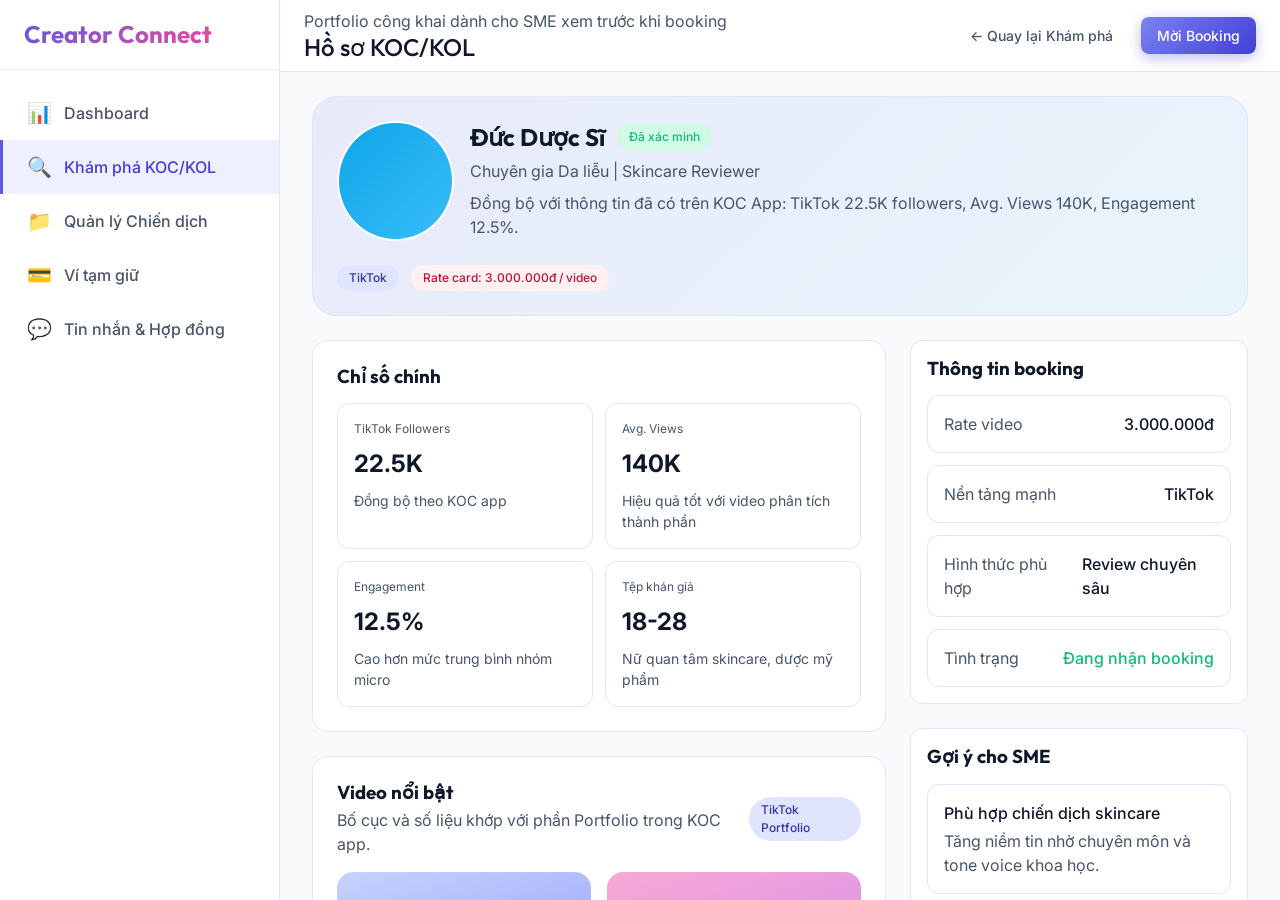
<file: koc_profile.html>
<!DOCTYPE html>
<html lang="vi">
<head>
  <meta charset="UTF-8">
  <meta name="viewport" content="width=device-width, initial-scale=1.0">
  <title>Creator Connect | Portfolio KOC/KOL</title>
  <link rel="stylesheet" href="assets/css/variables.css">
  <link rel="stylesheet" href="assets/css/global.css">
  <link rel="stylesheet" href="assets/css/components.css">
  <link rel="stylesheet" href="assets/css/layouts.css">
</head>
<body>
  <div class="dashboard-layout">
    <aside class="sidebar">
      <div class="sidebar-header">
        <h2 class="text-xl gradient-text">Creator Connect</h2>
      </div>
      <nav class="sidebar-menu">
        <a href="dashboard.html" class="menu-item"><span style="font-size: 1.25rem;">📊</span> Dashboard</a>
        <a href="search.html" class="menu-item active"><span style="font-size: 1.25rem;">🔍</span> Khám phá KOC/KOL</a>
        <a href="campaigns.html" class="menu-item"><span style="font-size: 1.25rem;">📁</span> Quản lý Chiến dịch</a>
        <a href="escrow.html" class="menu-item"><span style="font-size: 1.25rem;">💳</span> Ví tạm giữ</a>
        <a href="messages.html" class="menu-item"><span style="font-size: 1.25rem;">💬</span> Tin nhắn & Hợp đồng</a>
      </nav>
    </aside>

    <main class="main-content">
      <header class="top-header">
        <div>
          <p class="text-xs text-secondary">Portfolio công khai dành cho SME xem trước khi booking</p>
          <h2 class="text-lg fw-medium">Hồ sơ KOC/KOL</h2>
        </div>
        <div class="d-flex align-center gap-3">
          <a href="search.html" class="btn btn-ghost btn-sm">← Quay lại Khám phá</a>
          <button class="btn btn-primary btn-sm" onclick="showToast('Đã gửi lời mời booking đến Đức Dược Sĩ', 'success')">Mời Booking</button>
        </div>
      </header>

      <div class="content-area">
        <div class="page-shell">
          <section class="page-header-card">
            <div class="d-flex justify-between align-center" style="gap: var(--space-6); flex-wrap: wrap;">
              <div class="d-flex align-center gap-4">
                <div class="avatar avatar-xl" style="background: linear-gradient(135deg, #0ea5e9, #38bdf8);"></div>
                <div>
                  <div class="d-flex align-center gap-3 mb-2">
                    <h1 class="text-3xl">Đức Dược Sĩ</h1>
                    <span class="badge badge-success">Đã xác minh</span>
                  </div>
                  <p class="text-lg text-secondary mb-2">Chuyên gia Da liễu | Skincare Reviewer</p>
                  <p class="text-secondary">Đồng bộ với thông tin đã có trên KOC App: TikTok 22.5K followers, Avg. Views 140K, Engagement 12.5%.</p>
                </div>
              </div>
              <div class="d-flex gap-3">
                <span class="badge badge-primary">TikTok</span>
                <span class="badge" style="background: #fff1f2; color: #be123c;">Rate card: 3.000.000đ / video</span>
              </div>
            </div>
          </section>

          <div style="display: grid; grid-template-columns: minmax(0, 1.7fr) minmax(300px, 1fr); gap: var(--space-6); align-items: start;">
            <div class="page-shell">
              <section class="section-card">
                <div class="section-body">
                  <h3 class="text-xl mb-4">Chỉ số chính</h3>
                  <div class="metric-grid">
                    <div class="metric-card">
                      <div class="metric-label">TikTok Followers</div>
                      <div class="metric-value">22.5K</div>
                      <div class="metric-note">Đồng bộ theo KOC app</div>
                    </div>
                    <div class="metric-card">
                      <div class="metric-label">Avg. Views</div>
                      <div class="metric-value">140K</div>
                      <div class="metric-note">Hiệu quả tốt với video phân tích thành phần</div>
                    </div>
                    <div class="metric-card">
                      <div class="metric-label">Engagement</div>
                      <div class="metric-value text-success">12.5%</div>
                      <div class="metric-note">Cao hơn mức trung bình nhóm micro</div>
                    </div>
                    <div class="metric-card">
                      <div class="metric-label">Tệp khán giả</div>
                      <div class="metric-value">18-28</div>
                      <div class="metric-note">Nữ quan tâm skincare, dược mỹ phẩm</div>
                    </div>
                  </div>
                </div>
              </section>

              <section class="section-card">
                <div class="section-body">
                  <div class="d-flex justify-between align-center mb-4">
                    <div>
                      <h3 class="text-xl mb-1">Video nổi bật</h3>
                      <p class="text-secondary">Bố cục và số liệu khớp với phần Portfolio trong KOC app.</p>
                    </div>
                    <span class="badge badge-primary">TikTok Portfolio</span>
                  </div>
                  <div class="portfolio-video-grid">
                    <div class="video-thumb">
                      <div class="video-badge">▶ 250K views</div>
                    </div>
                    <div class="video-thumb alt-pink">
                      <div class="video-badge">▶ 105K views</div>
                    </div>
                    <div class="video-thumb alt-blue">
                      <div class="video-badge">▶ 184K views</div>
                    </div>
                  </div>
                </div>
              </section>

              <section class="section-card">
                <div class="section-body">
                  <h3 class="text-xl mb-4">Điểm mạnh phù hợp chiến dịch</h3>
                  <div class="detail-list">
                    <div class="detail-row">
                      <div>
                        <p class="fw-medium">Phong cách trình bày</p>
                        <p class="text-sm text-secondary">Giải thích thành phần rõ ràng, có tính chuyên gia, tăng độ tin cậy cho ngành skincare.</p>
                      </div>
                      <span class="badge badge-success">Rất phù hợp</span>
                    </div>
                    <div class="detail-row">
                      <div>
                        <p class="fw-medium">Kinh nghiệm ngành hàng</p>
                        <p class="text-sm text-secondary">Đã có case tương tự với dược mỹ phẩm và nội dung kiểm chứng claim.</p>
                      </div>
                      <span class="badge badge-success">Ưu tiên cao</span>
                    </div>
                    <div class="detail-row">
                      <div>
                        <p class="fw-medium">Rate card</p>
                        <p class="text-sm text-secondary">3.000.000đ/video, phù hợp nhóm SME có ngân sách chất lượng cao.</p>
                      </div>
                      <span class="badge badge-warning">Cần cân ngân sách</span>
                    </div>
                  </div>
                </div>
              </section>
            </div>

            <aside class="page-shell sticky-summary">
              <section class="info-panel">
                <h3 class="text-lg mb-4">Thông tin booking</h3>
                <div class="detail-list">
                  <div class="detail-row">
                    <span class="text-sm text-secondary">Rate video</span>
                    <span class="fw-medium">3.000.000đ</span>
                  </div>
                  <div class="detail-row">
                    <span class="text-sm text-secondary">Nền tảng mạnh</span>
                    <span class="fw-medium">TikTok</span>
                  </div>
                  <div class="detail-row">
                    <span class="text-sm text-secondary">Hình thức phù hợp</span>
                    <span class="fw-medium">Review chuyên sâu</span>
                  </div>
                  <div class="detail-row">
                    <span class="text-sm text-secondary">Tình trạng</span>
                    <span class="fw-medium text-success">Đang nhận booking</span>
                  </div>
                </div>
              </section>

              <section class="info-panel">
                <h3 class="text-lg mb-4">Gợi ý cho SME</h3>
                <div class="detail-list">
                  <div class="asset-card">
                    <p class="fw-medium mb-1">Phù hợp chiến dịch skincare</p>
                    <p class="text-sm text-secondary">Tăng niềm tin nhờ chuyên môn và tone voice khoa học.</p>
                  </div>
                  <div class="asset-card">
                    <p class="fw-medium mb-1">Nên brief rõ claim được phép nói</p>
                    <p class="text-sm text-secondary">Giúp giảm revision và tránh tranh chấp nội dung.</p>
                  </div>
                  <div class="asset-card">
                    <p class="fw-medium mb-1">Nên dùng escrow</p>
                    <p class="text-sm text-secondary">Giữ an toàn giao dịch trước khi KOC nộp bản final.</p>
                  </div>
                </div>
              </section>
            </aside>
          </div>
        </div>
      </div>
    </main>
  </div>
  <script src="assets/js/main.js"></script>
</body>
</html>
</file>
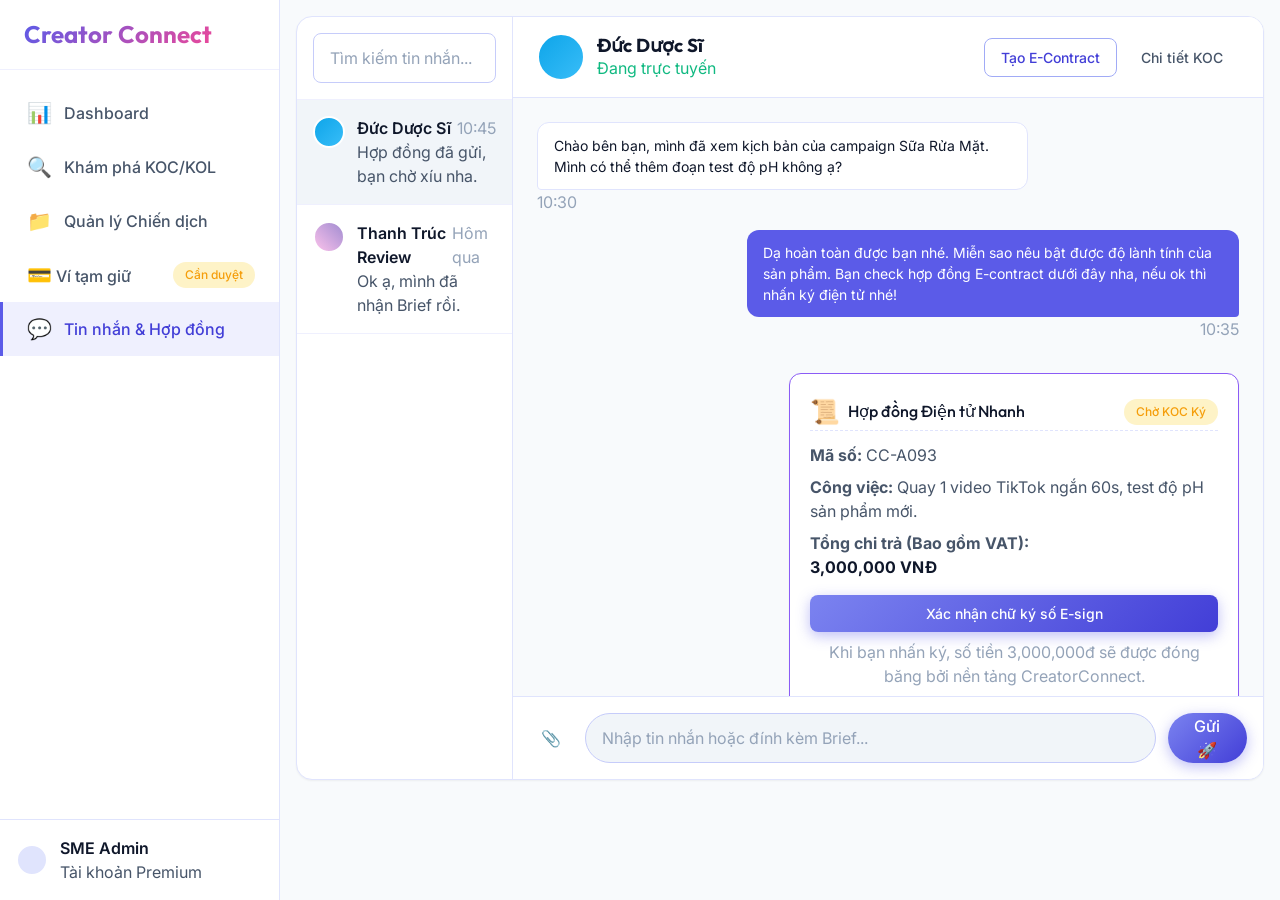
<file: messages.html>
<!DOCTYPE html>
<html lang="vi">
<head>
  <meta charset="UTF-8">
  <meta name="viewport" content="width=device-width, initial-scale=1.0">
  <title>Creator Connect | Tin nhắn & Hợp đồng</title>
  
  <link rel="stylesheet" href="assets/css/variables.css">
  <link rel="stylesheet" href="assets/css/global.css">
  <link rel="stylesheet" href="assets/css/components.css">
  <link rel="stylesheet" href="assets/css/layouts.css">
</head>
<body>

  <div class="dashboard-layout">
    <aside class="sidebar">
      <div class="sidebar-header">
        <h2 class="text-xl gradient-text">Creator Connect</h2>
      </div>
      <nav class="sidebar-menu">
        <a href="dashboard.html" class="menu-item"><span style="font-size: 1.25rem;">📊</span> Dashboard</a>
        <a href="search.html" class="menu-item"><span style="font-size: 1.25rem;">🔍</span> Khám phá KOC/KOL</a>
        <a href="campaigns.html" class="menu-item"><span style="font-size: 1.25rem;">📁</span> Quản lý Chiến dịch</a>
        <a href="escrow.html" class="menu-item d-flex justify-between">
           <div><span style="font-size: 1.25rem;">💳</span> Ví tạm giữ</div>
           <span class="badge badge-warning">Cần duyệt</span>
        </a>
        <a href="messages.html" class="menu-item active"><span style="font-size: 1.25rem;">💬</span> Tin nhắn & Hợp đồng</a>
      </nav>
      <div style="padding: var(--space-4); border-top: 1px solid var(--primary-100); margin-top: auto; cursor: pointer;" onclick="showToast('Tính năng Quản lý Tài khoản (Settings) đang được cập nhật', 'warning')">
        <div class="d-flex align-center gap-3">
          <div class="avatar avatar-sm bg-primary" style="background: var(--primary-100);"></div>
          <div>
            <p class="text-sm fw-semibold">SME Admin</p>
            <p class="text-xs text-secondary">Tài khoản Premium</p>
          </div>
        </div>
      </div>
    </aside>

    <main class="main-content" style="padding: var(--space-4);">
      
      <div class="chat-layout">
        
        <!-- Sidebar Chat List -->
        <div class="chat-sidebar">
          <div class="chat-sidebar-header">
            <input type="text" class="form-control" placeholder="Tìm kiếm tin nhắn...">
          </div>
          <div class="chat-list">
            
            <div class="chat-contact active">
              <div class="avatar avatar-sm" style="background: linear-gradient(135deg, #0ea5e9, #38bdf8);"></div>
              <div style="flex: 1;">
                <div class="d-flex justify-between">
                  <p class="fw-semibold text-sm">Đức Dược Sĩ</p>
                  <p class="text-xs text-tertiary">10:45</p>
                </div>
                <p class="text-xs text-secondary mt-1">Hợp đồng đã gửi, bạn chờ xíu nha.</p>
              </div>
            </div>

            <div class="chat-contact">
              <div class="avatar avatar-sm" style="background: linear-gradient(45deg, #fbc2eb 0%, #a18cd1 100%);"></div>
              <div style="flex: 1;">
                <div class="d-flex justify-between">
                  <p class="fw-semibold text-sm">Thanh Trúc Review</p>
                  <p class="text-xs text-tertiary">Hôm qua</p>
                </div>
                <p class="text-xs text-secondary mt-1">Ok ạ, mình đã nhận Brief rồi.</p>
              </div>
            </div>

          </div>
        </div>

        <!-- Chat Workspace -->
        <div class="chat-main">
          
          <div class="chat-header">
            <div class="d-flex align-center gap-3">
              <div class="avatar" style="background: linear-gradient(135deg, #0ea5e9, #38bdf8);"></div>
              <div>
                <h3 class="text-md">Đức Dược Sĩ</h3>
                <p class="text-xs text-success">Đang trực tuyến</p>
              </div>
            </div>
            <div class="d-flex gap-2">
              <button class="btn btn-outline btn-sm" onclick="showToast('Đã tạo bản nháp Hợp đồng điện tử', 'success')">Tạo E-Contract</button>
              <button class="btn btn-ghost btn-sm">Chi tiết KOC</button>
            </div>
          </div>

          <div class="chat-messages">
            <!-- Normal Message -->
            <div class="message received">
              <div class="message-bubble">
                Chào bên bạn, mình đã xem kịch bản của campaign Sữa Rửa Mặt. Mình có thể thêm đoạn test độ pH không ạ?
              </div>
              <span class="text-xs text-tertiary mt-1">10:30</span>
            </div>

            <div class="message sent">
              <div class="message-bubble">
                Dạ hoàn toàn được bạn nhé. Miễn sao nêu bật được độ lành tính của sản phẩm. Bạn check hợp đồng E-contract dưới đây nha, nếu ok thì nhấn ký điện tử nhé!
              </div>
              <span class="text-xs text-tertiary mt-1" style="align-self: flex-end;">10:35</span>
            </div>

            <!-- Smart Contract Card Sent in chat -->
            <div class="message sent" style="width: 100%; max-width: 450px;">
              <div class="e-contract-block">
                 <div class="d-flex justify-between align-center mb-3 border-bottom pb-2" style="border-bottom: 1px dashed var(--primary-100);">
                   <div class="d-flex align-center gap-2">
                      <span style="font-size: 1.5rem;">📜</span>
                      <h4 class="fw-medium">Hợp đồng Điện tử Nhanh</h4>
                   </div>
                   <span class="badge badge-warning" id="contract-status">Chờ KOC Ký</span>
                 </div>
                 
                 <div class="text-sm text-secondary mb-2"><strong>Mã số:</strong> CC-A093</div>
                 <div class="text-sm text-secondary mb-2"><strong>Công việc:</strong> Quay 1 video TikTok ngắn 60s, test độ pH sản phẩm mới.</div>
                 <div class="text-sm text-secondary mb-4"><strong>Tổng chi trả (Bao gồm VAT):</strong> <br> <span class="text-lg fw-bold text-primary mt-1 d-block">3,000,000 VNĐ</span></div>
                 
                 <div class="d-flex gap-2">
                   <button class="btn btn-primary btn-sm" id="btn-sign-contract" style="flex: 1;">Xác nhận chữ ký số E-sign</button>
                 </div>
                 <p class="text-xs text-tertiary mt-2 text-center text-secondary">
                    Khi bạn nhấn ký, số tiền 3,000,000đ sẽ được đóng băng bởi nền tảng CreatorConnect.
                 </p>
              </div>
            </div>
          </div>

          <div class="chat-input-area">
             <button class="btn btn-ghost" style="padding: 0 var(--space-3);">📎</button>
             <input type="text" id="chat-input-field" class="form-control" style="border-radius: var(--radius-full); background: var(--bg-surface-hover);" placeholder="Nhập tin nhắn hoặc đính kèm Brief...">
             <button id="chat-send-btn" class="btn btn-primary" style="border-radius: var(--radius-full); padding: 0 var(--space-5);">Gửi 🚀</button>
          </div>

        </div>

      </div>

    </main>
  </div>

  <script src="assets/js/main.js"></script>
</body>
</html>
</file>
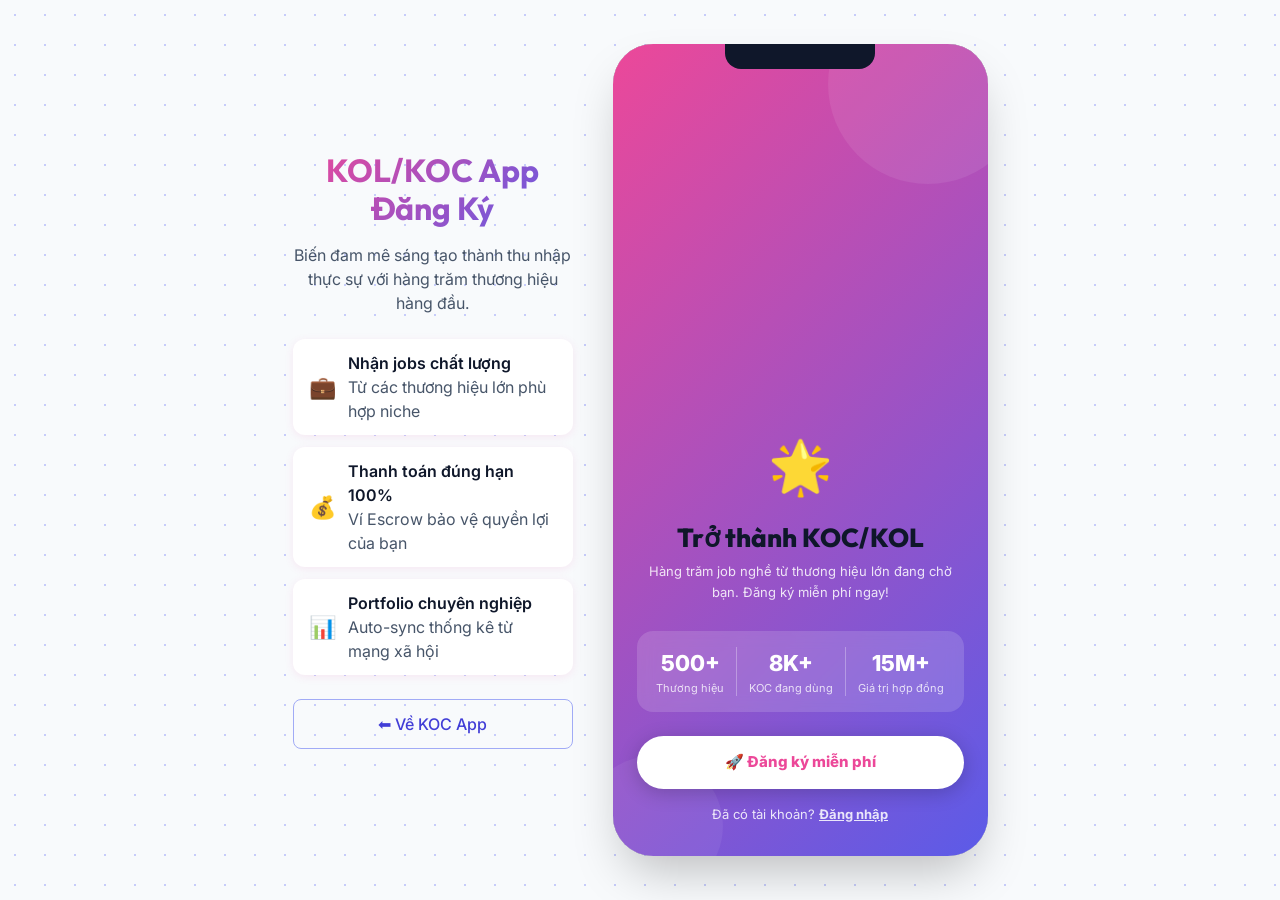
<file: register_koc_app.html>
<!DOCTYPE html>
<html lang="vi">
<head>
  <meta charset="UTF-8">
  <meta name="viewport" content="width=device-width, initial-scale=1.0">
  <title>Creator Connect | Đăng ký KOL/KOC App</title>
  <meta name="description" content="Đăng ký làm KOC/KOL trên Creator Connect – nhận jobs thương hiệu, kiếm thu nhập, quản lý hợp đồng.">

  <link rel="stylesheet" href="assets/css/variables.css">
  <link rel="stylesheet" href="assets/css/global.css">
  <link rel="stylesheet" href="assets/css/components.css">
  <link rel="stylesheet" href="assets/css/mobile.css">

  <style>
    body { background: var(--bg-main); }

    /* Dot stepper */
    .dot-stepper { display:flex; align-items:center; justify-content:center; gap:0; padding:14px 20px 0; }
    .dot { width:10px; height:10px; border-radius:50%; background:var(--primary-100); transition:all 0.3s; }
    .dot.active { background:var(--accent-500); transform:scale(1.3); }
    .dot.done { background:var(--success-500); }
    .dot-line { flex:1; max-width:32px; height:2px; background:var(--primary-100); }
    .dot-line.done { background:var(--success-500); }

    /* Views */
    .reg-view { display:none; flex-direction:column; height:100%; }
    .reg-view.active { display:flex; animation:fadeIn 0.25s ease; }

    /* Chip */
    .chip-group { display:flex; flex-wrap:wrap; gap:8px; }
    .chip { padding:6px 14px; border-radius:var(--radius-full); font-size:12px; font-weight:600; border:1.5px solid var(--primary-200); color:var(--text-secondary); cursor:pointer; transition:all 0.2s; background:var(--bg-surface); user-select:none; }
    .chip.selected { background:var(--accent-500); color:white; border-color:var(--accent-500); }

    /* Social connect card */
    .social-connect-btn {
      display:flex; align-items:center; gap:14px;
      background:var(--bg-surface);
      border:1.5px solid var(--primary-100);
      border-radius:var(--radius-xl);
      padding:14px 16px;
      cursor:pointer;
      transition:all 0.2s;
      margin-bottom:10px;
      text-align:left;
    }
    .social-connect-btn.connected { border-color:var(--success-500); background:#f0fdf4; }
    .social-connect-btn .connect-icon { width:40px; height:40px; border-radius:10px; display:flex; align-items:center; justify-content:center; font-size:20px; flex-shrink:0; }

    /* Stat input */
    .stat-input-row { display:flex; gap:8px; }
    .stat-input-row > div { flex:1; }

    /* OTP */
    .otp-group { display:flex; gap:8px; justify-content:center; }
    .otp-input { width:46px; height:54px; border-radius:var(--radius-lg); border:2px solid var(--primary-200); text-align:center; font-size:22px; font-weight:700; color:var(--accent-500); background:var(--bg-surface); transition:all 0.2s; }
    .otp-input:focus { outline:none; border-color:var(--accent-500); box-shadow:0 0 0 3px rgba(236,72,153,0.1); }

    /* Password strength */
    .strength-bar { height:4px; border-radius:99px; background:var(--primary-50); margin-top:6px; }
    .strength-fill { height:100%; border-radius:99px; width:0; transition:all 0.4s; }

    /* Success */
    @keyframes successPop { from { transform:scale(0); opacity:0; } to { transform:scale(1); opacity:1; } }
    .success-blob { width:88px; height:88px; border-radius:50%; background:linear-gradient(135deg,var(--accent-500),var(--primary-500)); display:flex; align-items:center; justify-content:center; font-size:2.5rem; margin:0 auto 20px; box-shadow:0 8px 30px rgba(236,72,153,0.3); animation:successPop 0.6s cubic-bezier(0.34,1.56,0.64,1); }

    /* Tier card */
    .tier-card { border:2px solid var(--primary-100); border-radius:var(--radius-xl); padding:14px 16px; cursor:pointer; transition:all 0.2s; position:relative; margin-bottom:10px; }
    .tier-card:hover { border-color:var(--accent-500); }
    .tier-card.selected { border-color:var(--accent-500); background:linear-gradient(135deg,rgba(236,72,153,0.05),rgba(91,91,232,0.05)); }
    .tier-card input[type="radio"] { display:none; }

    /* animated gradient bg for hero */
    .koc-hero-bg {
      background: linear-gradient(135deg, var(--accent-500) 0%, var(--primary-500) 100%);
      position:relative; overflow:hidden;
    }
    .koc-hero-bg::before {
      content:''; position:absolute; width:200px; height:200px; border-radius:50%;
      background:rgba(255,255,255,0.08); top:-60px; right:-40px;
    }
    .koc-hero-bg::after {
      content:''; position:absolute; width:140px; height:140px; border-radius:50%;
      background:rgba(255,255,255,0.06); bottom:-40px; left:-30px;
    }
  </style>
</head>
<body>

<div class="simulator-container">

  <!-- Side Description -->
  <div class="text-center" style="margin-right:var(--space-10); max-width:280px;">
    <h1 class="text-3xl mb-4" style="background:linear-gradient(135deg,var(--accent-500),var(--primary-500)); -webkit-background-clip:text; -webkit-text-fill-color:transparent; background-clip:text; font-weight:700;">KOL/KOC App<br>Đăng Ký</h1>
    <p class="text-secondary mb-6">Biến đam mê sáng tạo thành thu nhập thực sự với hàng trăm thương hiệu hàng đầu.</p>

    <div style="display:flex; flex-direction:column; gap:12px; text-align:left;">
      <div style="background:white; border-radius:12px; padding:12px 16px; box-shadow:0 2px 8px rgba(236,72,153,0.1); display:flex; align-items:center; gap:12px;">
        <span style="font-size:22px;">💼</span>
        <div>
          <p class="text-sm fw-semibold">Nhận jobs chất lượng</p>
          <p class="text-xs text-secondary">Từ các thương hiệu lớn phù hợp niche</p>
        </div>
      </div>
      <div style="background:white; border-radius:12px; padding:12px 16px; box-shadow:0 2px 8px rgba(236,72,153,0.1); display:flex; align-items:center; gap:12px;">
        <span style="font-size:22px;">💰</span>
        <div>
          <p class="text-sm fw-semibold">Thanh toán đúng hạn 100%</p>
          <p class="text-xs text-secondary">Ví Escrow bảo vệ quyền lợi của bạn</p>
        </div>
      </div>
      <div style="background:white; border-radius:12px; padding:12px 16px; box-shadow:0 2px 8px rgba(236,72,153,0.1); display:flex; align-items:center; gap:12px;">
        <span style="font-size:22px;">📊</span>
        <div>
          <p class="text-sm fw-semibold">Portfolio chuyên nghiệp</p>
          <p class="text-xs text-secondary">Auto-sync thống kê từ mạng xã hội</p>
        </div>
      </div>
    </div>

    <a href="koc_app.html" class="btn btn-outline" style="margin-top:24px; width:100%;">⬅ Về KOC App</a>
  </div>

  <!-- Phone Frame -->
  <div class="mobile-frame">
    <div class="mobile-notch"></div>

    <div class="mobile-content">

      <!-- ── VIEW: Welcome ── -->
      <div id="rv-welcome" class="reg-view active koc-hero-bg" style="justify-content:flex-end;">
        <div style="position:relative; z-index:1; padding:40px 24px 32px; color:white;">
          <div style="font-size:52px; margin-bottom:16px; text-align:center;">🌟</div>
          <h1 style="font-size:26px; font-weight:800; margin-bottom:8px; text-align:center;">Trở thành KOC/KOL</h1>
          <p style="font-size:13px; opacity:.85; text-align:center; line-height:1.6; margin-bottom:28px;">Hàng trăm job nghề từ thương hiệu lớn đang chờ bạn. Đăng ký miễn phí ngay!</p>

          <div style="background:rgba(255,255,255,0.15); backdrop-filter:blur(8px); border-radius:var(--radius-xl); padding:16px; margin-bottom:24px; display:flex; gap:4px; justify-content:space-around;">
            <div style="text-align:center;">
              <p style="font-size:22px; font-weight:800; color:white;">500+</p>
              <p style="font-size:11px; opacity:.8;">Thương hiệu</p>
            </div>
            <div style="width:1px; background:rgba(255,255,255,0.3);"></div>
            <div style="text-align:center;">
              <p style="font-size:22px; font-weight:800; color:white;">8K+</p>
              <p style="font-size:11px; opacity:.8;">KOC đang dùng</p>
            </div>
            <div style="width:1px; background:rgba(255,255,255,0.3);"></div>
            <div style="text-align:center;">
              <p style="font-size:22px; font-weight:800; color:white;">15M+</p>
              <p style="font-size:11px; opacity:.8;">Giá trị hợp đồng</p>
            </div>
          </div>

          <button onclick="goRegView('rv-step1')" style="width:100%; padding:15px; background:white; color:var(--accent-500); border:none; border-radius:var(--radius-full); font-size:15px; font-weight:800; cursor:pointer; box-shadow:0 4px 20px rgba(0,0,0,0.2);">
            🚀 Đăng ký miễn phí
          </button>
          <p style="text-align:center; margin-top:16px; font-size:13px; opacity:.85;">Đã có tài khoản? <a href="koc_app.html" style="color:white; font-weight:700; text-decoration:underline;">Đăng nhập</a></p>
        </div>
      </div>

      <!-- ── VIEW: Step 1 – Thông tin cơ bản ── -->
      <div id="rv-step1" class="reg-view" style="background:var(--bg-surface);">
        <div style="padding:48px 20px 14px; border-bottom:1px solid var(--primary-50); flex-shrink:0; display:flex; align-items:center; gap:12px;">
          <button onclick="goRegView('rv-welcome')" style="background:var(--bg-surface-hover); border:none; border-radius:50%; width:36px; height:36px; display:flex; align-items:center; justify-content:center; cursor:pointer; font-size:16px; flex-shrink:0;">←</button>
          <div>
            <h2 style="font-size:16px; font-weight:700; margin:0;">Tạo Hồ Sơ KOC</h2>
            <p style="font-size:11px; color:var(--text-tertiary); margin:0;">Bước 1 / 4</p>
          </div>
        </div>
        <div class="dot-stepper">
          <div class="dot active"></div><div class="dot-line"></div>
          <div class="dot"></div><div class="dot-line"></div>
          <div class="dot"></div><div class="dot-line"></div>
          <div class="dot"></div>
        </div>
        <div style="flex:1; overflow-y:auto; padding:16px 20px 24px;">
          <div style="margin-bottom:14px;">
            <label style="font-size:11px; font-weight:700; color:var(--text-secondary); display:block; margin-bottom:6px;">Tên hiển thị (Nickname) *</label>
            <input type="text" id="k1-name" class="mobile-input" placeholder="VD: Đức Dược Sĩ">
          </div>
          <div style="margin-bottom:14px;">
            <label style="font-size:11px; font-weight:700; color:var(--text-secondary); display:block; margin-bottom:6px;">Email *</label>
            <input type="email" id="k1-email" class="mobile-input" placeholder="you@email.com">
          </div>
          <div style="margin-bottom:14px;">
            <label style="font-size:11px; font-weight:700; color:var(--text-secondary); display:block; margin-bottom:6px;">Số điện thoại *</label>
            <input type="tel" id="k1-phone" class="mobile-input" placeholder="0901 234 567">
          </div>
          <div style="margin-bottom:6px;">
            <label style="font-size:11px; font-weight:700; color:var(--text-secondary); display:block; margin-bottom:6px;">Mật khẩu *</label>
            <div style="position:relative;">
              <input type="password" id="k1-pw" class="mobile-input" placeholder="Ít nhất 8 ký tự" oninput="kocStrength(this.value)" style="padding-right:44px;">
              <button type="button" tabindex="-1" onclick="togglePw('k1-pw','koc-reg-eye1')" style="position:absolute;right:10px;top:50%;transform:translateY(-50%);background:none;border:none;cursor:pointer;color:var(--text-tertiary);padding:4px;display:flex;align-items:center;">
                <svg id="koc-reg-eye1" xmlns="http://www.w3.org/2000/svg" width="16" height="16" viewBox="0 0 24 24" fill="none" stroke="currentColor" stroke-width="2" stroke-linecap="round" stroke-linejoin="round"><path d="M1 12s4-8 11-8 11 8 11 8-4 8-11 8-11-8-11-8z"/><circle cx="12" cy="12" r="3"/></svg>
              </button>
            </div>
            <div class="strength-bar"><div class="strength-fill" id="koc-str-fill"></div></div>
            <p id="koc-str-label" style="font-size:10px; color:var(--text-tertiary); margin-top:4px;">Nhập mật khẩu</p>
          </div>
          <div style="margin-bottom:14px;">
            <label style="font-size:11px; font-weight:700; color:var(--text-secondary); display:block; margin-bottom:6px;">Xác nhận mật khẩu *</label>
            <div style="position:relative;">
              <input type="password" id="k1-pw2" class="mobile-input" placeholder="Nhập lại mật khẩu" style="padding-right:44px;">
              <button type="button" tabindex="-1" onclick="togglePw('k1-pw2','koc-reg-eye2')" style="position:absolute;right:10px;top:50%;transform:translateY(-50%);background:none;border:none;cursor:pointer;color:var(--text-tertiary);padding:4px;display:flex;align-items:center;">
                <svg id="koc-reg-eye2" xmlns="http://www.w3.org/2000/svg" width="16" height="16" viewBox="0 0 24 24" fill="none" stroke="currentColor" stroke-width="2" stroke-linecap="round" stroke-linejoin="round"><path d="M1 12s4-8 11-8 11 8 11 8-4 8-11 8-11-8-11-8z"/><circle cx="12" cy="12" r="3"/></svg>
              </button>
            </div>
          </div>
          <div style="margin-bottom:14px;">
            <label style="font-size:11px; font-weight:700; color:var(--text-secondary); display:block; margin-bottom:6px;">Ngày sinh</label>
            <input type="date" id="k1-dob" class="mobile-input">
          </div>
          <div style="margin-bottom:0;">
            <label style="font-size:11px; font-weight:700; color:var(--text-secondary); display:block; margin-bottom:6px;">Giới tính</label>
            <div style="display:flex; gap:8px;">
              <label style="flex:1; display:flex; align-items:center; gap:8px; background:var(--bg-surface-hover); padding:10px 12px; border-radius:var(--radius-lg); cursor:pointer;">
                <input type="radio" name="koc-gender" value="female" style="accent-color:var(--accent-500);"> <span style="font-size:13px;">Nữ</span>
              </label>
              <label style="flex:1; display:flex; align-items:center; gap:8px; background:var(--bg-surface-hover); padding:10px 12px; border-radius:var(--radius-lg); cursor:pointer;">
                <input type="radio" name="koc-gender" value="male" style="accent-color:var(--accent-500);"> <span style="font-size:13px;">Nam</span>
              </label>
              <label style="flex:1; display:flex; align-items:center; gap:8px; background:var(--bg-surface-hover); padding:10px 12px; border-radius:var(--radius-lg); cursor:pointer;">
                <input type="radio" name="koc-gender" value="other" style="accent-color:var(--accent-500);"> <span style="font-size:13px;">Khác</span>
              </label>
            </div>
          </div>
        </div>
        <div style="padding:14px 20px 24px; border-top:1px solid var(--primary-50); flex-shrink:0;">
          <button style="width:100%; padding:14px; background:linear-gradient(135deg,var(--accent-500),var(--primary-500)); color:white; border:none; border-radius:var(--radius-full); font-size:15px; font-weight:700; cursor:pointer; box-shadow:0 4px 16px rgba(236,72,153,0.3);" onclick="k1Next()">Tiếp theo →</button>
        </div>
      </div>

      <!-- ── VIEW: Step 2 – Niche & Platform ── -->
      <div id="rv-step2" class="reg-view" style="background:var(--bg-surface);">
        <div style="padding:48px 20px 14px; border-bottom:1px solid var(--primary-50); flex-shrink:0; display:flex; align-items:center; gap:12px;">
          <button onclick="goRegView('rv-step1')" style="background:var(--bg-surface-hover); border:none; border-radius:50%; width:36px; height:36px; display:flex; align-items:center; justify-content:center; cursor:pointer; font-size:16px; flex-shrink:0;">←</button>
          <div>
            <h2 style="font-size:16px; font-weight:700; margin:0;">Chuyên môn & Kênh</h2>
            <p style="font-size:11px; color:var(--text-tertiary); margin:0;">Bước 2 / 4</p>
          </div>
        </div>
        <div class="dot-stepper">
          <div class="dot done"></div><div class="dot-line done"></div>
          <div class="dot active"></div><div class="dot-line"></div>
          <div class="dot"></div><div class="dot-line"></div>
          <div class="dot"></div>
        </div>
        <div style="flex:1; overflow-y:auto; padding:16px 20px 24px;">
          <div style="margin-bottom:18px;">
            <label style="font-size:11px; font-weight:700; color:var(--text-secondary); display:block; margin-bottom:10px;">Lĩnh vực sáng tạo của bạn * <span style="font-weight:400; color:var(--text-tertiary);">(Chọn nhiều)</span></label>
            <div class="chip-group">
              <div class="chip" onclick="toggleChip(this)">💄 Skincare / Làm đẹp</div>
              <div class="chip" onclick="toggleChip(this)">🍜 Ẩm thực</div>
              <div class="chip" onclick="toggleChip(this)">👗 Thời trang</div>
              <div class="chip" onclick="toggleChip(this)">💻 Công nghệ</div>
              <div class="chip" onclick="toggleChip(this)">🏋️ Fitness</div>
              <div class="chip" onclick="toggleChip(this)">✈️ Du lịch</div>
              <div class="chip" onclick="toggleChip(this)">📚 Giáo dục</div>
              <div class="chip" onclick="toggleChip(this)">🎮 Gaming</div>
              <div class="chip" onclick="toggleChip(this)">🏠 Nội thất</div>
              <div class="chip" onclick="toggleChip(this)">👶 Mẹ & Bé</div>
            </div>
          </div>
          <div style="margin-bottom:18px;">
            <label style="font-size:11px; font-weight:700; color:var(--text-secondary); display:block; margin-bottom:10px;">Nền tảng hoạt động * <span style="font-weight:400; color:var(--text-tertiary);">(Chọn nhiều)</span></label>
            <div class="chip-group">
              <div class="chip" onclick="toggleChip(this)">🎵 TikTok</div>
              <div class="chip" onclick="toggleChip(this)">📷 Instagram</div>
              <div class="chip" onclick="toggleChip(this)">📘 Facebook</div>
              <div class="chip" onclick="toggleChip(this)">▶️ YouTube</div>
              <div class="chip" onclick="toggleChip(this)">🛒 Shopee Video</div>
            </div>
          </div>
          <div style="margin-bottom:0;">
            <label style="font-size:11px; font-weight:700; color:var(--text-secondary); display:block; margin-bottom:6px;">Chức danh / Bio ngắn</label>
            <input type="text" class="mobile-input" placeholder="VD: Chuyên gia Da liễu | Skincare Reviewer">
          </div>
        </div>
        <div style="padding:14px 20px 24px; border-top:1px solid var(--primary-50); flex-shrink:0;">
          <button style="width:100%; padding:14px; background:linear-gradient(135deg,var(--accent-500),var(--primary-500)); color:white; border:none; border-radius:var(--radius-full); font-size:15px; font-weight:700; cursor:pointer; box-shadow:0 4px 16px rgba(236,72,153,0.3);" onclick="goRegView('rv-step3')">Tiếp theo →</button>
        </div>
      </div>

      <!-- ── VIEW: Step 3 – Social connect & Stats ── -->
      <div id="rv-step3" class="reg-view" style="background:var(--bg-surface);">
        <div style="padding:48px 20px 14px; border-bottom:1px solid var(--primary-50); flex-shrink:0; display:flex; align-items:center; gap:12px;">
          <button onclick="goRegView('rv-step2')" style="background:var(--bg-surface-hover); border:none; border-radius:50%; width:36px; height:36px; display:flex; align-items:center; justify-content:center; cursor:pointer; font-size:16px; flex-shrink:0;">←</button>
          <div>
            <h2 style="font-size:16px; font-weight:700; margin:0;">Kết nối Mạng Xã Hội</h2>
            <p style="font-size:11px; color:var(--text-tertiary); margin:0;">Bước 3 / 4 – Tự động sync dữ liệu</p>
          </div>
        </div>
        <div class="dot-stepper">
          <div class="dot done"></div><div class="dot-line done"></div>
          <div class="dot done"></div><div class="dot-line done"></div>
          <div class="dot active"></div><div class="dot-line"></div>
          <div class="dot"></div>
        </div>

        <div style="flex:1; overflow-y:auto; padding:16px 20px 24px;">
          <p style="font-size:12px; color:var(--text-secondary); margin-bottom:16px; line-height:1.5;">Kết nối trực tiếp hoặc nhập thủ công thông số của bạn. Dữ liệu sẽ được dùng để ghép job phù hợp nhất.</p>

          <div class="social-connect-btn connected" id="btn-tiktok" onclick="toggleConnect('btn-tiktok','tiktok-stats')">
            <div class="connect-icon" style="background:#000;">🎵</div>
            <div style="flex:1;">
              <p style="font-size:13px; font-weight:700; margin-bottom:2px;">TikTok</p>
              <p style="font-size:11px; color:var(--success-500);">✓ Đã kết nối — @ducduocsi</p>
            </div>
          </div>
          <div id="tiktok-stats" style="background:var(--bg-surface-hover); border-radius:var(--radius-lg); padding:12px 14px; margin-top:-4px; margin-bottom:12px;">
            <div class="stat-input-row">
              <div>
                <label style="font-size:10px; font-weight:700; color:var(--text-secondary); display:block; margin-bottom:4px;">Followers</label>
                <input type="text" class="mobile-input" value="22,500" style="font-size:13px; padding:8px 12px;">
              </div>
              <div>
                <label style="font-size:10px; font-weight:700; color:var(--text-secondary); display:block; margin-bottom:4px;">Avg. Views</label>
                <input type="text" class="mobile-input" value="140K" style="font-size:13px; padding:8px 12px;">
              </div>
              <div>
                <label style="font-size:10px; font-weight:700; color:var(--text-secondary); display:block; margin-bottom:4px;">Engage %</label>
                <input type="text" class="mobile-input" value="12.5%" style="font-size:13px; padding:8px 12px;">
              </div>
            </div>
          </div>

          <div class="social-connect-btn" id="btn-instagram" onclick="toggleConnect('btn-instagram','ig-stats')">
            <div class="connect-icon" style="background:linear-gradient(135deg,#f09433,#e6683c,#dc2743,#cc2366,#bc1888);">📷</div>
            <div style="flex:1;">
              <p style="font-size:13px; font-weight:700; margin-bottom:2px;">Instagram</p>
              <p style="font-size:11px; color:var(--text-tertiary);">Nhấn để kết nối hoặc nhập thủ công</p>
            </div>
            <span style="font-size:12px; color:var(--primary-600); font-weight:600;">+ Thêm</span>
          </div>
          <div id="ig-stats" style="display:none; background:var(--bg-surface-hover); border-radius:var(--radius-lg); padding:12px 14px; margin-top:-4px; margin-bottom:12px;">
            <div class="stat-input-row">
              <div>
                <label style="font-size:10px; font-weight:700; color:var(--text-secondary); display:block; margin-bottom:4px;">Followers</label>
                <input type="text" class="mobile-input" placeholder="8K" style="font-size:13px; padding:8px 12px;">
              </div>
              <div>
                <label style="font-size:10px; font-weight:700; color:var(--text-secondary); display:block; margin-bottom:4px;">Avg. Reach</label>
                <input type="text" class="mobile-input" placeholder="12K" style="font-size:13px; padding:8px 12px;">
              </div>
              <div>
                <label style="font-size:10px; font-weight:700; color:var(--text-secondary); display:block; margin-bottom:4px;">Engage %</label>
                <input type="text" class="mobile-input" placeholder="18%" style="font-size:13px; padding:8px 12px;">
              </div>
            </div>
          </div>

          <div class="social-connect-btn" id="btn-facebook" onclick="toggleConnect('btn-facebook','fb-stats')">
            <div class="connect-icon" style="background:#1877F2;">📘</div>
            <div style="flex:1;">
              <p style="font-size:13px; font-weight:700; margin-bottom:2px;">Facebook / Fanpage</p>
              <p style="font-size:11px; color:var(--text-tertiary);">Nhấn để kết nối hoặc nhập thủ công</p>
            </div>
            <span style="font-size:12px; color:var(--primary-600); font-weight:600;">+ Thêm</span>
          </div>
          <div id="fb-stats" style="display:none; background:var(--bg-surface-hover); border-radius:var(--radius-lg); padding:12px 14px; margin-top:-4px; margin-bottom:12px;">
            <div class="stat-input-row">
              <div>
                <label style="font-size:10px; font-weight:700; color:var(--text-secondary); display:block; margin-bottom:4px;">Followers</label>
                <input type="text" class="mobile-input" placeholder="15K" style="font-size:13px; padding:8px 12px;">
              </div>
              <div>
                <label style="font-size:10px; font-weight:700; color:var(--text-secondary); display:block; margin-bottom:4px;">Avg. Reach</label>
                <input type="text" class="mobile-input" placeholder="30K" style="font-size:13px; padding:8px 12px;">
              </div>
              <div>
                <label style="font-size:10px; font-weight:700; color:var(--text-secondary); display:block; margin-bottom:4px;">Engage %</label>
                <input type="text" class="mobile-input" placeholder="9%" style="font-size:13px; padding:8px 12px;">
              </div>
            </div>
          </div>

        </div>

        <div style="padding:14px 20px 24px; border-top:1px solid var(--primary-50); flex-shrink:0;">
          <button style="width:100%; padding:14px; background:linear-gradient(135deg,var(--accent-500),var(--primary-500)); color:white; border:none; border-radius:var(--radius-full); font-size:15px; font-weight:700; cursor:pointer; box-shadow:0 4px 16px rgba(236,72,153,0.3);" onclick="goRegView('rv-step4')">Tiếp theo →</button>
        </div>
      </div>

      <!-- ── VIEW: Step 4 – OTP + Điều khoản ── -->
      <div id="rv-step4" class="reg-view" style="background:var(--bg-surface);">
        <div style="padding:48px 20px 14px; border-bottom:1px solid var(--primary-50); flex-shrink:0; display:flex; align-items:center; gap:12px;">
          <button onclick="goRegView('rv-step3')" style="background:var(--bg-surface-hover); border:none; border-radius:50%; width:36px; height:36px; display:flex; align-items:center; justify-content:center; cursor:pointer; font-size:16px; flex-shrink:0;">←</button>
          <div>
            <h2 style="font-size:16px; font-weight:700; margin:0;">Xác thực & Hoàn tất</h2>
            <p style="font-size:11px; color:var(--text-tertiary); margin:0;">Bước 4 / 4</p>
          </div>
        </div>
        <div class="dot-stepper">
          <div class="dot done"></div><div class="dot-line done"></div>
          <div class="dot done"></div><div class="dot-line done"></div>
          <div class="dot done"></div><div class="dot-line done"></div>
          <div class="dot active"></div>
        </div>
        <div style="flex:1; overflow-y:auto; padding:24px 20px;">
          <div class="text-center" style="margin-bottom:24px;">
            <div style="font-size:44px; margin-bottom:12px;">📲</div>
            <h3 style="font-size:17px; font-weight:700; margin-bottom:8px;">Nhập mã OTP</h3>
            <p style="font-size:13px; color:var(--text-secondary); line-height:1.5;">Mã xác thực 6 chữ số đã gửi đến số điện thoại của bạn.</p>
          </div>
          <div class="otp-group">
            <input class="otp-input" type="text" maxlength="1" oninput="kocOtp(this,0)">
            <input class="otp-input" type="text" maxlength="1" oninput="kocOtp(this,1)">
            <input class="otp-input" type="text" maxlength="1" oninput="kocOtp(this,2)">
            <input class="otp-input" type="text" maxlength="1" oninput="kocOtp(this,3)">
            <input class="otp-input" type="text" maxlength="1" oninput="kocOtp(this,4)">
            <input class="otp-input" type="text" maxlength="1" oninput="kocOtp(this,5)">
          </div>
          <p id="koc-otp-wrap" style="text-align:center; font-size:12px; color:var(--text-tertiary); margin-top:16px;">Gửi lại sau <span id="koc-otp-timer" style="font-weight:700; color:var(--accent-500);">60s</span></p>

          <div style="background:linear-gradient(135deg, rgba(236,72,153,0.05), rgba(91,91,232,0.05)); border:1px dashed var(--accent-500); border-radius:var(--radius-xl); padding:14px 16px; margin-top:20px; margin-bottom:16px;">
            <p style="font-size:11px; font-weight:700; color:var(--accent-500); margin-bottom:6px;">🎁 Ưu đãi đăng ký lần đầu</p>
            <p style="font-size:12px; color:var(--text-secondary); line-height:1.5;">Hoàn thành đăng ký trong hôm nay – nhận ngay <strong>Badge "KOC Mới Nổi"</strong> giúp profile của bạn được đẩy lên top kết quả tìm kiếm của nhãn hàng!</p>
          </div>

          <label style="display:flex; align-items:flex-start; gap:10px; cursor:pointer;">
            <input type="checkbox" id="koc-terms" style="margin-top:3px; accent-color:var(--accent-500); width:16px; height:16px;">
            <span style="font-size:12px; color:var(--text-secondary); line-height:1.5;">Tôi đồng ý với <a href="#" style="color:var(--accent-500);">Điều khoản KOC</a> và <a href="#" style="color:var(--accent-500);">Chính sách bảo mật</a> của Creator Connect.</span>
          </label>
        </div>

        <div style="padding:14px 20px 24px; border-top:1px solid var(--primary-50); flex-shrink:0;">
          <button style="width:100%; padding:14px; background:linear-gradient(135deg,var(--accent-500),var(--primary-500)); color:white; border:none; border-radius:var(--radius-full); font-size:15px; font-weight:700; cursor:pointer; box-shadow:0 4px 16px rgba(236,72,153,0.3);" onclick="submitKOC()">
            ✨ Tạo Hồ Sơ KOC
          </button>
        </div>
      </div>

      <!-- ── VIEW: Success ── -->
      <div id="rv-success" class="reg-view" style="background:var(--bg-surface);">
        <div style="flex:1; display:flex; flex-direction:column; justify-content:center; align-items:center; padding:32px 24px; text-align:center;">
          <div class="success-blob">🌟</div>
          <h2 style="font-size:22px; font-weight:700; margin-bottom:10px;">Chào mừng KOC mới!</h2>
          <p style="font-size:14px; color:var(--text-secondary); line-height:1.6; margin-bottom:24px;">Hồ sơ của bạn đã được tạo thành công. Hãy khám phá các job nghề ngay!</p>

          <div style="display:flex; gap:12px; width:100%; margin-bottom:24px;">
            <div style="flex:1; background:linear-gradient(135deg,rgba(236,72,153,0.1),rgba(91,91,232,0.1)); border-radius:var(--radius-xl); padding:14px; text-align:center;">
              <p style="font-size:22px; font-weight:800; color:var(--primary-600);">0</p>
              <p style="font-size:11px; color:var(--text-secondary);">Job đang chờ</p>
            </div>
            <div style="flex:1; background:linear-gradient(135deg,rgba(16,185,129,0.1),rgba(52,211,153,0.1)); border-radius:var(--radius-xl); padding:14px; text-align:center;">
              <p style="font-size:22px; font-weight:800; color:var(--success-500);">0đ</p>
              <p style="font-size:11px; color:var(--text-secondary);">Ví của bạn</p>
            </div>
            <div style="flex:1; background:linear-gradient(135deg,rgba(245,158,11,0.1),rgba(251,191,36,0.1)); border-radius:var(--radius-xl); padding:14px; text-align:center;">
              <p style="font-size:22px; font-weight:800; color:var(--warning-500);">⭐</p>
              <p style="font-size:11px; color:var(--text-secondary);">KOC Mới Nổi</p>
            </div>
          </div>

          <button style="width:100%; padding:14px; background:linear-gradient(135deg,var(--accent-500),var(--primary-500)); color:white; border:none; border-radius:var(--radius-full); font-size:15px; font-weight:700; cursor:pointer; box-shadow:0 4px 16px rgba(236,72,153,0.3); margin-bottom:12px;" onclick="window.location.href='koc_app.html?registered=1'">
            🚀 Xem Job nghề ngay
          </button>
          <a href="koc_app.html" style="font-size:13px; color:var(--accent-500);">Hoặc quay lại đăng nhập</a>
        </div>
      </div>

      <!-- Placeholder main -->
      <div id="rv-main-app" class="reg-view" style="background:var(--bg-main);">
        <div style="flex:1; display:flex; flex-direction:column; align-items:center; justify-content:center; padding:24px; text-align:center;">
          <div style="font-size:48px; margin-bottom:16px;">🎉</div>
          <h3 style="font-size:18px; font-weight:700; margin-bottom:8px;">Sẵn sàng!</h3>
          <p style="font-size:13px; color:var(--text-secondary); margin-bottom:24px;">Hành trình KOC của bạn bắt đầu từ đây.</p>
          <a href="koc_app.html" class="btn" style="border-radius:var(--radius-full); padding:12px 28px; background:linear-gradient(135deg,var(--accent-500),var(--primary-500)); color:white; font-weight:700;">Mở KOC App →</a>
        </div>
      </div>

    </div><!-- /mobile-content -->
  </div><!-- /mobile-frame -->
</div>

<div class="toast-container" id="toast-container"></div>
<script src="assets/js/main.js"></script>
<script>
  function goRegView(id) {
    document.querySelectorAll('.reg-view').forEach(v => v.classList.remove('active'));
    document.getElementById(id).classList.add('active');
  }

  function toggleChip(el) { el.classList.toggle('selected'); }

  function toggleConnect(btnId, statsId) {
    const btn = document.getElementById(btnId);
    const stats = document.getElementById(statsId);
    const isConnected = btn.classList.toggle('connected');
    if (statsId) {
      stats.style.display = isConnected ? 'block' : 'none';
      btn.querySelector('span') && (btn.querySelector('span').textContent = isConnected ? '✓ Đã thêm' : '+ Thêm');
    }
  }

  function kocStrength(pw) {
    let s = 0;
    if (pw.length >= 8) s++;
    if (/[A-Z]/.test(pw)) s++;
    if (/[0-9]/.test(pw)) s++;
    if (/[^A-Za-z0-9]/.test(pw)) s++;
    const fill = document.getElementById('koc-str-fill');
    const label = document.getElementById('koc-str-label');
    const ls = [{w:'25%',c:'#ef4444',t:'Yếu'},{w:'50%',c:'#f59e0b',t:'Trung bình'},{w:'75%',c:'#3b82f6',t:'Khá mạnh'},{w:'100%',c:'#10b981',t:'Mạnh ✓'}];
    const lv = ls[Math.min(s-1,3)] || {w:'0%',c:'#e2e8f0',t:'Nhập mật khẩu'};
    fill.style.width = lv.w; fill.style.background = lv.c; label.textContent = lv.t; label.style.color = lv.c;
  }

  function k1Next() {
    const n = document.getElementById('k1-name').value.trim();
    const e = document.getElementById('k1-email').value.trim();
    const ph = document.getElementById('k1-phone').value.trim();
    const pw = document.getElementById('k1-pw').value;
    const pw2 = document.getElementById('k1-pw2').value;
    if (!n || !e || !ph || !pw) { showToast('Vui lòng điền đầy đủ thông tin!', 'warning'); return; }
    if (pw !== pw2) { showToast('Mật khẩu không khớp!', 'error'); return; }
    goRegView('rv-step2');
  }

  function kocOtp(inp, idx) {
    inp.value = inp.value.replace(/[^0-9]/g,'');
    const inputs = document.querySelectorAll('#rv-step4 .otp-input');
    if (inp.value && idx < 5) inputs[idx+1].focus();
  }

  let kocOtpInterval;
  // Start timer when step4 loads
  const originalGoRegView = goRegView;
  function goRegView(id) {
    document.querySelectorAll('.reg-view').forEach(v => v.classList.remove('active'));
    document.getElementById(id).classList.add('active');
    if (id === 'rv-step4') startKocOtpTimer();
  }

  function startKocOtpTimer() {
    let t = 60;
    clearInterval(kocOtpInterval);
    document.getElementById('koc-otp-timer').textContent = t + 's';
    document.getElementById('koc-otp-wrap').innerHTML = `Gửi lại sau <span id="koc-otp-timer" style="font-weight:700;color:var(--accent-500);">60s</span>`;
    kocOtpInterval = setInterval(() => {
      t--;
      const el = document.getElementById('koc-otp-timer');
      if (el) el.textContent = t + 's';
      if (t <= 0) {
        clearInterval(kocOtpInterval);
        document.getElementById('koc-otp-wrap').innerHTML = `<a href="#" onclick="startKocOtpTimer()" style="color:var(--accent-500); font-size:12px; font-weight:600;">Gửi lại mã OTP</a>`;
      }
    }, 1000);
  }

  function submitKOC() {
    const otp = [...document.querySelectorAll('#rv-step4 .otp-input')].map(i => i.value).join('');
    if (otp.length < 6) { showToast('Vui lòng nhập đủ 6 chữ số OTP!', 'warning'); return; }
    if (!document.getElementById('koc-terms').checked) { showToast('Vui lòng đồng ý điều khoản!', 'warning'); return; }
    goRegView('rv-success');
  }

  function togglePw(inputId, eyeId) {
    const inp = document.getElementById(inputId);
    const eye = document.getElementById(eyeId);
    if (!inp) return;
    const isHidden = inp.type === 'password';
    inp.type = isHidden ? 'text' : 'password';
    if (eye) {
      eye.innerHTML = isHidden
        ? '<path d="M17.94 17.94A10.07 10.07 0 0 1 12 20c-7 0-11-8-11-8a18.45 18.45 0 0 1 5.06-5.94M9.9 4.24A9.12 9.12 0 0 1 12 4c7 0 11 8 11 8a18.5 18.5 0 0 1-2.16 3.19m-6.72-1.07a3 3 0 1 1-4.24-4.24"/><line x1="1" y1="1" x2="23" y2="23"/>'
        : '<path d="M1 12s4-8 11-8 11 8 11 8-4 8-11 8-11-8-11-8z"/><circle cx="12" cy="12" r="3"/>';
    }
  }
</script>
</body>
</html>
</file>
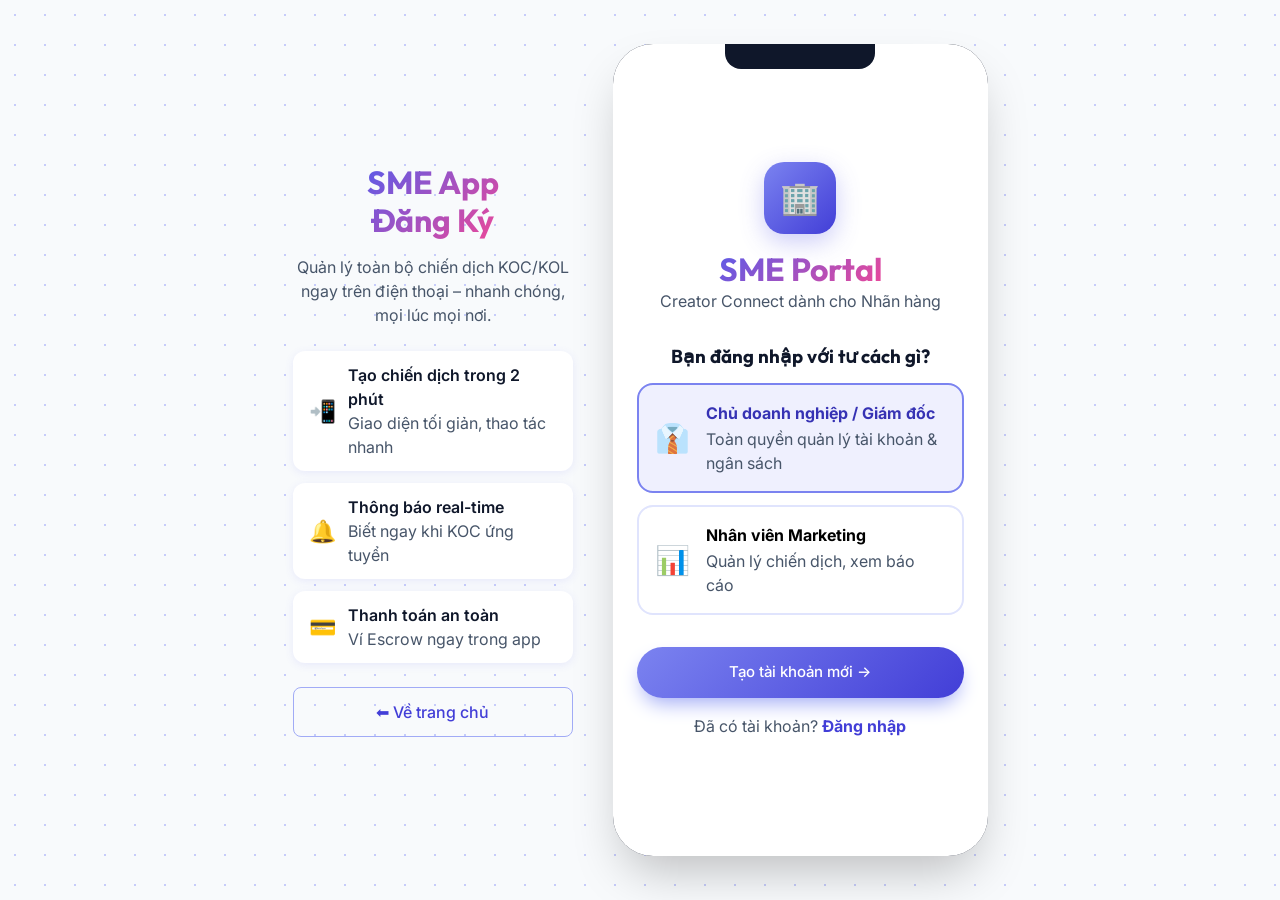
<file: register_sme_app.html>
<!DOCTYPE html>
<html lang="vi">
<head>
  <meta charset="UTF-8">
  <meta name="viewport" content="width=device-width, initial-scale=1.0">
  <title>Creator Connect | Đăng ký SME App</title>
  <meta name="description" content="Tạo tài khoản SME App trên Creator Connect – quản lý chiến dịch KOC/KOL ngay trên điện thoại.">

  <link rel="stylesheet" href="assets/css/variables.css">
  <link rel="stylesheet" href="assets/css/global.css">
  <link rel="stylesheet" href="assets/css/components.css">
  <link rel="stylesheet" href="assets/css/mobile.css">

  <style>
    body { background: var(--bg-main); }

    /* ── Dot Stepper (horizontal, compact for mobile) ── */
    .dot-stepper {
      display: flex;
      align-items: center;
      justify-content: center;
      gap: 0;
      margin-bottom: 24px;
    }
    .dot { width: 10px; height: 10px; border-radius: 50%; background: var(--primary-100); transition: all 0.3s; }
    .dot.active { background: var(--primary-500); transform: scale(1.3); }
    .dot.done { background: var(--success-500); }
    .dot-line { flex: 1; max-width: 36px; height: 2px; background: var(--primary-100); }
    .dot-line.done { background: var(--success-500); }

    /* ── Slide animation between steps ── */
    .reg-view { display: none; flex-direction: column; height: 100%; }
    .reg-view.active { display: flex; animation: fadeIn 0.25s ease; }

    /* ── Category chips ── */
    .chip-group { display: flex; flex-wrap: wrap; gap: 8px; }
    .chip {
      padding: 6px 14px;
      border-radius: var(--radius-full);
      font-size: 12px;
      font-weight: 600;
      border: 1.5px solid var(--primary-200);
      color: var(--text-secondary);
      cursor: pointer;
      transition: all 0.2s;
      background: var(--bg-surface);
      user-select: none;
    }
    .chip.selected {
      background: var(--primary-500);
      color: white;
      border-color: var(--primary-500);
    }

    /* ── Password strength ── */
    .strength-bar { height: 4px; border-radius: 99px; background: var(--primary-50); margin-top: 6px; }
    .strength-fill { height: 100%; border-radius: 99px; width: 0; transition: all 0.4s; }

    /* ── Success animation ── */
    @keyframes successPop { from { transform: scale(0); opacity: 0; } to { transform: scale(1); opacity: 1; } }
    .success-blob {
      width: 88px; height: 88px;
      border-radius: 50%;
      background: linear-gradient(135deg, var(--success-500), #34d399);
      display: flex; align-items: center; justify-content: center;
      font-size: 2.5rem;
      margin: 0 auto 20px;
      box-shadow: 0 8px 30px rgba(16,185,129,0.35);
      animation: successPop 0.6s cubic-bezier(0.34,1.56,0.64,1);
    }

    /* OTP input group */
    .otp-group { display: flex; gap: 8px; justify-content: center; }
    .otp-input {
      width: 48px; height: 56px;
      border-radius: var(--radius-lg);
      border: 2px solid var(--primary-200);
      text-align: center;
      font-size: 22px;
      font-weight: 700;
      color: var(--primary-700);
      background: var(--bg-surface);
      transition: all 0.2s;
    }
    .otp-input:focus { outline: none; border-color: var(--primary-500); box-shadow: 0 0 0 3px var(--primary-50); }
  </style>
</head>
<body>

<div class="simulator-container">

  <!-- Side Description -->
  <div class="text-center" style="margin-right: var(--space-10); max-width: 280px;">
    <h1 class="text-3xl mb-4 gradient-text">SME App<br>Đăng Ký</h1>
    <p class="text-secondary mb-6">Quản lý toàn bộ chiến dịch KOC/KOL ngay trên điện thoại – nhanh chóng, mọi lúc mọi nơi.</p>
    <div style="display:flex; flex-direction:column; gap:12px; text-align:left;">
      <div style="background:white; border-radius:12px; padding:12px 16px; box-shadow:0 2px 8px rgba(91,91,232,0.1); display:flex; align-items:center; gap:12px;">
        <span style="font-size:22px;">📲</span>
        <div>
          <p class="text-sm fw-semibold">Tạo chiến dịch trong 2 phút</p>
          <p class="text-xs text-secondary">Giao diện tối giản, thao tác nhanh</p>
        </div>
      </div>
      <div style="background:white; border-radius:12px; padding:12px 16px; box-shadow:0 2px 8px rgba(91,91,232,0.1); display:flex; align-items:center; gap:12px;">
        <span style="font-size:22px;">🔔</span>
        <div>
          <p class="text-sm fw-semibold">Thông báo real-time</p>
          <p class="text-xs text-secondary">Biết ngay khi KOC ứng tuyển</p>
        </div>
      </div>
      <div style="background:white; border-radius:12px; padding:12px 16px; box-shadow:0 2px 8px rgba(91,91,232,0.1); display:flex; align-items:center; gap:12px;">
        <span style="font-size:22px;">💳</span>
        <div>
          <p class="text-sm fw-semibold">Thanh toán an toàn</p>
          <p class="text-xs text-secondary">Ví Escrow ngay trong app</p>
        </div>
      </div>
    </div>
    <a href="index.html" class="btn btn-outline" style="margin-top: 24px; width:100%;">⬅ Về trang chủ</a>
  </div>

  <!-- Phone Frame -->
  <div class="mobile-frame">
    <div class="mobile-notch"></div>

    <div class="mobile-content">

      <!-- ── VIEW 1: Welcome/Chọn loại TK ── -->
      <div id="rv-welcome" class="reg-view active" style="background:var(--bg-surface);">
        <div style="flex:1; display:flex; flex-direction:column; justify-content:center; padding:var(--space-6);">
          <!-- Brand -->
          <div class="text-center" style="margin-bottom: 32px;">
            <div style="width:72px; height:72px; background:var(--gradient-primary); border-radius:20px; margin:0 auto 16px; display:flex; align-items:center; justify-content:center; font-size:32px; box-shadow:0 8px 24px rgba(91,91,232,0.3);">🏢</div>
            <h1 class="text-2xl fw-bold gradient-text">SME Portal</h1>
            <p class="text-sm text-secondary mt-1">Creator Connect dành cho Nhãn hàng</p>
          </div>

          <h3 class="text-md fw-bold mb-4" style="text-align:center;">Bạn đăng nhập với tư cách gì?</h3>

          <!-- Role Selection -->
          <div style="display:flex; flex-direction:column; gap:12px; margin-bottom:32px;">
            <button onclick="selectRole('owner')" id="role-owner"
              style="background:var(--primary-50); border:2px solid var(--primary-400); border-radius:var(--radius-xl); padding:16px; display:flex; align-items:center; gap:16px; text-align:left; cursor:pointer; transition:all 0.2s;">
              <span style="font-size:28px; flex-shrink:0;">👔</span>
              <div>
                <p class="text-sm fw-bold" style="color:var(--primary-700); margin-bottom:2px;">Chủ doanh nghiệp / Giám đốc</p>
                <p class="text-xs text-secondary">Toàn quyền quản lý tài khoản & ngân sách</p>
              </div>
            </button>
            <button onclick="selectRole('marketer')" id="role-marketer"
              style="background:var(--bg-surface); border:2px solid var(--primary-100); border-radius:var(--radius-xl); padding:16px; display:flex; align-items:center; gap:16px; text-align:left; cursor:pointer; transition:all 0.2s;">
              <span style="font-size:28px; flex-shrink:0;">📊</span>
              <div>
                <p class="text-sm fw-bold" style="margin-bottom:2px;">Nhân viên Marketing</p>
                <p class="text-xs text-secondary">Quản lý chiến dịch, xem báo cáo</p>
              </div>
            </button>
          </div>

          <button class="btn btn-primary" style="width:100%; border-radius:var(--radius-full); font-size:15px; padding:14px; box-shadow:var(--shadow-primary);" onclick="goRegView('rv-step1')">
            Tạo tài khoản mới →
          </button>
          <p class="text-center text-sm text-secondary mt-4">Đã có tài khoản? <a href="sme_app.html" class="fw-bold">Đăng nhập</a></p>
        </div>
      </div>

      <!-- ── VIEW 2: Thông tin cá nhân ── -->
      <div id="rv-step1" class="reg-view" style="background:var(--bg-surface);">
        <!-- Header -->
        <div style="padding:48px 20px 16px; border-bottom:1px solid var(--primary-50); flex-shrink:0; display:flex; align-items:center; gap:12px;">
          <button onclick="goRegView('rv-welcome')" style="background:var(--bg-surface-hover); border:none; border-radius:50%; width:36px; height:36px; display:flex; align-items:center; justify-content:center; cursor:pointer; font-size:16px; flex-shrink:0;">←</button>
          <div style="flex:1;">
            <h2 style="font-size:16px; font-weight:700; margin:0;">Tạo Tài Khoản SME</h2>
            <p style="font-size:11px; color:var(--text-tertiary); margin:0;">Bước 1 / 3 – Thông tin cá nhân</p>
          </div>
        </div>
        <!-- Dot Stepper -->
        <div class="dot-stepper" style="padding:16px 20px 0;">
          <div class="dot active" id="sd1"></div>
          <div class="dot-line" id="sl1"></div>
          <div class="dot" id="sd2"></div>
          <div class="dot-line" id="sl2"></div>
          <div class="dot" id="sd3"></div>
        </div>

        <!-- Scrollable body -->
        <div style="flex:1; overflow-y:auto; padding:16px 20px 24px;">
          <div style="margin-bottom:14px;">
            <label style="font-size:11px; font-weight:700; color:var(--text-secondary); display:block; margin-bottom:6px;">Họ và tên *</label>
            <input type="text" id="s1-name" class="mobile-input" placeholder="Nguyễn Văn A">
          </div>
          <div style="margin-bottom:14px;">
            <label style="font-size:11px; font-weight:700; color:var(--text-secondary); display:block; margin-bottom:6px;">Email công ty *</label>
            <input type="email" id="s1-email" class="mobile-input" placeholder="contact@company.com">
          </div>
          <div style="margin-bottom:14px;">
            <label style="font-size:11px; font-weight:700; color:var(--text-secondary); display:block; margin-bottom:6px;">Số điện thoại *</label>
            <input type="tel" id="s1-phone" class="mobile-input" placeholder="0901 234 567">
          </div>
          <div style="margin-bottom:6px;">
            <label style="font-size:11px; font-weight:700; color:var(--text-secondary); display:block; margin-bottom:6px;">Mật khẩu *</label>
            <div style="position:relative;">
              <input type="password" id="s1-pw" class="mobile-input" placeholder="Ít nhất 8 ký tự" oninput="calcStrength(this.value)" style="padding-right:44px;">
              <button type="button" tabindex="-1" onclick="togglePw('s1-pw','sme-reg-eye1')" style="position:absolute;right:10px;top:50%;transform:translateY(-50%);background:none;border:none;cursor:pointer;color:var(--text-tertiary);padding:4px;display:flex;align-items:center;">
                <svg id="sme-reg-eye1" xmlns="http://www.w3.org/2000/svg" width="16" height="16" viewBox="0 0 24 24" fill="none" stroke="currentColor" stroke-width="2" stroke-linecap="round" stroke-linejoin="round"><path d="M1 12s4-8 11-8 11 8 11 8-4 8-11 8-11-8-11-8z"/><circle cx="12" cy="12" r="3"/></svg>
              </button>
            </div>
            <div class="strength-bar"><div class="strength-fill" id="sme-str-fill"></div></div>
            <p id="sme-str-label" style="font-size:10px; color:var(--text-tertiary); margin-top:4px;">Nhập mật khẩu</p>
          </div>
          <div style="margin-bottom:14px;">
            <label style="font-size:11px; font-weight:700; color:var(--text-secondary); display:block; margin-bottom:6px;">Xác nhận mật khẩu *</label>
            <div style="position:relative;">
              <input type="password" id="s1-pw2" class="mobile-input" placeholder="Nhập lại mật khẩu" style="padding-right:44px;">
              <button type="button" tabindex="-1" onclick="togglePw('s1-pw2','sme-reg-eye2')" style="position:absolute;right:10px;top:50%;transform:translateY(-50%);background:none;border:none;cursor:pointer;color:var(--text-tertiary);padding:4px;display:flex;align-items:center;">
                <svg id="sme-reg-eye2" xmlns="http://www.w3.org/2000/svg" width="16" height="16" viewBox="0 0 24 24" fill="none" stroke="currentColor" stroke-width="2" stroke-linecap="round" stroke-linejoin="round"><path d="M1 12s4-8 11-8 11 8 11 8-4 8-11 8-11-8-11-8z"/><circle cx="12" cy="12" r="3"/></svg>
              </button>
            </div>
          </div>
        </div>

        <!-- Footer -->
        <div style="padding:14px 20px 24px; border-top:1px solid var(--primary-50); flex-shrink:0;">
          <button class="btn btn-primary" style="width:100%; border-radius:var(--radius-full); padding:14px; font-weight:700;" onclick="s1Next()">
            Tiếp theo →
          </button>
        </div>
      </div>

      <!-- ── VIEW 3: Thông tin doanh nghiệp ── -->
      <div id="rv-step2" class="reg-view" style="background:var(--bg-surface);">
        <div style="padding:48px 20px 16px; border-bottom:1px solid var(--primary-50); flex-shrink:0; display:flex; align-items:center; gap:12px;">
          <button onclick="goRegView('rv-step1')" style="background:var(--bg-surface-hover); border:none; border-radius:50%; width:36px; height:36px; display:flex; align-items:center; justify-content:center; cursor:pointer; font-size:16px; flex-shrink:0;">←</button>
          <div style="flex:1;">
            <h2 style="font-size:16px; font-weight:700; margin:0;">Thông tin Doanh nghiệp</h2>
            <p style="font-size:11px; color:var(--text-tertiary); margin:0;">Bước 2 / 3</p>
          </div>
        </div>
        <div class="dot-stepper" style="padding:16px 20px 0;">
          <div class="dot done" id="sd1b"></div>
          <div class="dot-line done" id="sl1b"></div>
          <div class="dot active" id="sd2b"></div>
          <div class="dot-line" id="sl2b"></div>
          <div class="dot" id="sd3b"></div>
        </div>

        <div style="flex:1; overflow-y:auto; padding:16px 20px 24px;">
          <div style="margin-bottom:14px;">
            <label style="font-size:11px; font-weight:700; color:var(--text-secondary); display:block; margin-bottom:6px;">Tên công ty / Thương hiệu *</label>
            <input type="text" id="s2-company" class="mobile-input" placeholder="Công ty TNHH ABC">
          </div>
          <div style="margin-bottom:14px;">
            <label style="font-size:11px; font-weight:700; color:var(--text-secondary); display:block; margin-bottom:6px;">Ngành hàng *</label>
            <select id="s2-industry" class="mobile-input" style="appearance:auto;">
              <option value="">-- Chọn ngành hàng --</option>
              <option>Dược mỹ phẩm / Skincare</option>
              <option>Ẩm thực / F&B</option>
              <option>Thời trang & Lifestyle</option>
              <option>Công nghệ & Điện tử</option>
              <option>Giáo dục & Đào tạo</option>
              <option>Sức khoẻ & Thể thao</option>
              <option>Khác</option>
            </select>
          </div>
          <div style="margin-bottom:14px;">
            <label style="font-size:11px; font-weight:700; color:var(--text-secondary); display:block; margin-bottom:6px;">Nền tảng KOC ưu tiên</label>
            <div class="chip-group" id="platform-chips">
              <div class="chip" onclick="toggleChip(this)">🎵 TikTok</div>
              <div class="chip" onclick="toggleChip(this)">📷 Instagram</div>
              <div class="chip" onclick="toggleChip(this)">📘 Facebook</div>
              <div class="chip" onclick="toggleChip(this)">▶️ YouTube</div>
              <div class="chip" onclick="toggleChip(this)">🛒 Shopee</div>
            </div>
          </div>
          <div style="margin-bottom:0;">
            <label style="font-size:11px; font-weight:700; color:var(--text-secondary); display:block; margin-bottom:6px;">Ngân sách Marketing / tháng</label>
            <select id="s2-budget" class="mobile-input" style="appearance:auto;">
              <option value="">-- Chọn khoảng ngân sách --</option>
              <option>Dưới 10 triệu</option>
              <option>10 – 50 triệu</option>
              <option>50 – 200 triệu</option>
              <option>Trên 200 triệu</option>
            </select>
          </div>
        </div>

        <div style="padding:14px 20px 24px; border-top:1px solid var(--primary-50); flex-shrink:0;">
          <button class="btn btn-primary" style="width:100%; border-radius:var(--radius-full); padding:14px; font-weight:700;" onclick="s2Next()">
            Tiếp theo →
          </button>
        </div>
      </div>

      <!-- ── VIEW 4: Xác thực số điện thoại ── -->
      <div id="rv-step3" class="reg-view" style="background:var(--bg-surface);">
        <div style="padding:48px 20px 16px; border-bottom:1px solid var(--primary-50); flex-shrink:0; display:flex; align-items:center; gap:12px;">
          <button onclick="goRegView('rv-step2')" style="background:var(--bg-surface-hover); border:none; border-radius:50%; width:36px; height:36px; display:flex; align-items:center; justify-content:center; cursor:pointer; font-size:16px; flex-shrink:0;">←</button>
          <div style="flex:1;">
            <h2 style="font-size:16px; font-weight:700; margin:0;">Xác thực Số điện thoại</h2>
            <p style="font-size:11px; color:var(--text-tertiary); margin:0;">Bước 3 / 3</p>
          </div>
        </div>
        <div class="dot-stepper" style="padding:16px 20px 0;">
          <div class="dot done"></div>
          <div class="dot-line done"></div>
          <div class="dot done"></div>
          <div class="dot-line done"></div>
          <div class="dot active"></div>
        </div>

        <div style="flex:1; overflow-y:auto; padding:24px 20px;">
          <div class="text-center" style="margin-bottom:28px;">
            <div style="font-size:48px; margin-bottom:12px;">📲</div>
            <h3 style="font-size:18px; font-weight:700; margin-bottom:8px;">Nhập mã xác thực OTP</h3>
            <p style="font-size:13px; color:var(--text-secondary); line-height:1.5;">Chúng tôi đã gửi mã OTP gồm 6 chữ số đến số điện thoại của bạn.</p>
            <p style="font-size:13px; font-weight:700; color:var(--primary-600); margin-top:6px;">0901 234 ***</p>
          </div>

          <div class="otp-group" id="otp-group">
            <input class="otp-input" type="text" maxlength="1" oninput="otpNext(this,0)">
            <input class="otp-input" type="text" maxlength="1" oninput="otpNext(this,1)">
            <input class="otp-input" type="text" maxlength="1" oninput="otpNext(this,2)">
            <input class="otp-input" type="text" maxlength="1" oninput="otpNext(this,3)">
            <input class="otp-input" type="text" maxlength="1" oninput="otpNext(this,4)">
            <input class="otp-input" type="text" maxlength="1" oninput="otpNext(this,5)">
          </div>

          <p id="otp-countdown" style="text-align:center; font-size:12px; color:var(--text-tertiary); margin-top:20px;">Gửi lại mã sau <span id="otp-timer" style="font-weight:700; color:var(--primary-600);">60s</span></p>

          <div style="margin-top:24px;">
            <label style="display:flex; align-items:flex-start; gap:10px; cursor:pointer;">
              <input type="checkbox" id="sme-terms" style="margin-top:3px; accent-color:var(--primary-500); width:16px; height:16px;">
              <span style="font-size:12px; color:var(--text-secondary); line-height:1.5;">Tôi đồng ý với <a href="#" style="color:var(--primary-600);">Điều khoản dịch vụ</a> và <a href="#" style="color:var(--primary-600);">Chính sách bảo mật</a>.</span>
            </label>
          </div>
        </div>

        <div style="padding:14px 20px 24px; border-top:1px solid var(--primary-50); flex-shrink:0;">
          <button class="btn btn-primary" style="width:100%; border-radius:var(--radius-full); padding:14px; font-weight:700;" onclick="submitSMEApp()">
            ✅ Xác nhận & Hoàn tất
          </button>
        </div>
      </div>

      <!-- ── VIEW 5: Success ── -->
      <div id="rv-success" class="reg-view" style="background:var(--bg-surface);">
        <div style="flex:1; display:flex; flex-direction:column; justify-content:center; align-items:center; padding:32px 24px; text-align:center;">
          <div class="success-blob">✓</div>
          <h2 style="font-size:22px; font-weight:700; margin-bottom:10px;">Đăng ký thành công!</h2>
          <p style="font-size:14px; color:var(--text-secondary); line-height:1.6; margin-bottom:28px;">Tài khoản SME của bạn đã được tạo thành công. Hãy bắt đầu chiến dịch đầu tiên!</p>

          <div style="background:var(--primary-50); border-radius:var(--radius-xl); padding:16px 20px; margin-bottom:24px; width:100%; text-align:left;">
            <p style="font-size:11px; font-weight:700; color:var(--primary-700); margin-bottom:8px;">🎁 Ưu đãi chào mừng</p>
            <p style="font-size:13px; color:var(--text-secondary);">Dùng thử <strong>Growth Plan miễn phí 14 ngày</strong> không cần thẻ tín dụng.</p>
          </div>

          <button class="btn btn-primary" style="width:100%; border-radius:var(--radius-full); padding:14px; font-size:15px; font-weight:700; box-shadow:var(--shadow-primary);" onclick="window.location.href='sme_app.html?registered=1'">
            🚀 Vào ứng dụng ngay
          </button>
          <a href="sme_app.html" style="margin-top:14px; font-size:13px; color:var(--primary-500);">Hoặc quay lại đăng nhập</a>
        </div>
      </div>

      <!-- Placeholder for main app view after success -->
      <div id="rv-main" class="reg-view" style="background:var(--bg-main);">
        <div style="flex:1; display:flex; flex-direction:column; align-items:center; justify-content:center; padding:24px; text-align:center;">
          <div style="font-size:48px; margin-bottom:16px;">🎉</div>
          <h3 style="font-size:18px; font-weight:700; margin-bottom:8px;">Chào mừng đến SME App!</h3>
          <p style="font-size:13px; color:var(--text-secondary);">Tài khoản của bạn đã sẵn sàng.</p>
          <a href="sme_app.html" class="btn btn-primary" style="margin-top:24px; border-radius:var(--radius-full); padding:12px 28px;">Mở SME App →</a>
        </div>
      </div>

    </div><!-- /mobile-content -->
  </div><!-- /mobile-frame -->
</div>

<div class="toast-container" id="toast-container"></div>
<script src="assets/js/main.js"></script>
<script>
  function goRegView(id) {
    document.querySelectorAll('.reg-view').forEach(v => v.classList.remove('active'));
    document.getElementById(id).classList.add('active');
  }

  function selectRole(role) {
    ['owner','marketer'].forEach(r => {
      const el = document.getElementById('role-' + r);
      el.style.background = r === role ? 'var(--primary-50)' : 'var(--bg-surface)';
      el.style.borderColor = r === role ? 'var(--primary-400)' : 'var(--primary-100)';
    });
  }

  function toggleChip(el) {
    el.classList.toggle('selected');
  }

  function calcStrength(pw) {
    let s = 0;
    if (pw.length >= 8) s++;
    if (/[A-Z]/.test(pw)) s++;
    if (/[0-9]/.test(pw)) s++;
    if (/[^A-Za-z0-9]/.test(pw)) s++;
    const fill = document.getElementById('sme-str-fill');
    const label = document.getElementById('sme-str-label');
    const ls = [
      {w:'25%',c:'#ef4444',t:'Yếu'},
      {w:'50%',c:'#f59e0b',t:'Trung bình'},
      {w:'75%',c:'#3b82f6',t:'Khá mạnh'},
      {w:'100%',c:'#10b981',t:'Mạnh ✓'}
    ];
    const lv = ls[Math.min(s-1,3)] || {w:'0%',c:'#e2e8f0',t:'Nhập mật khẩu'};
    fill.style.width = lv.w; fill.style.background = lv.c;
    label.textContent = lv.t; label.style.color = lv.c;
  }

  function s1Next() {
    const n = document.getElementById('s1-name').value.trim();
    const e = document.getElementById('s1-email').value.trim();
    const ph = document.getElementById('s1-phone').value.trim();
    const pw = document.getElementById('s1-pw').value;
    const pw2 = document.getElementById('s1-pw2').value;
    if (!n || !e || !ph || !pw) { showToast('Vui lòng điền đầy đủ thông tin!', 'warning'); return; }
    if (pw !== pw2) { showToast('Mật khẩu không khớp!', 'error'); return; }
    goRegView('rv-step2');
  }

  function s2Next() {
    const c = document.getElementById('s2-company').value.trim();
    const i = document.getElementById('s2-industry').value;
    if (!c || !i) { showToast('Vui lòng nhập tên công ty và chọn ngành!', 'warning'); return; }
    goRegView('rv-step3');
    startOTPTimer();
  }

  let otpTimer;
  function startOTPTimer() {
    let t = 60;
    clearInterval(otpTimer);
    otpTimer = setInterval(() => {
      t--;
      document.getElementById('otp-timer').textContent = t + 's';
      if (t <= 0) { clearInterval(otpTimer); document.getElementById('otp-countdown').innerHTML = '<a href="#" onclick="startOTPTimer()" style="color:var(--primary-600); font-size:12px;">Gửi lại mã OTP</a>'; }
    }, 1000);
  }

  function otpNext(inp, idx) {
    inp.value = inp.value.replace(/[^0-9]/g,'');
    const inputs = document.querySelectorAll('.otp-input');
    if (inp.value && idx < 5) inputs[idx+1].focus();
  }

  function submitSMEApp() {
    const otp = [...document.querySelectorAll('.otp-input')].map(i => i.value).join('');
    if (otp.length < 6) { showToast('Vui lòng nhập đủ 6 chữ số OTP!', 'warning'); return; }
    if (!document.getElementById('sme-terms').checked) { showToast('Vui lòng đồng ý điều khoản dịch vụ!', 'warning'); return; }
    goRegView('rv-success');
  }

  function togglePw(inputId, eyeId) {
    const inp = document.getElementById(inputId);
    const eye = document.getElementById(eyeId);
    if (!inp) return;
    const isHidden = inp.type === 'password';
    inp.type = isHidden ? 'text' : 'password';
    if (eye) {
      eye.innerHTML = isHidden
        ? '<path d="M17.94 17.94A10.07 10.07 0 0 1 12 20c-7 0-11-8-11-8a18.45 18.45 0 0 1 5.06-5.94M9.9 4.24A9.12 9.12 0 0 1 12 4c7 0 11 8 11 8a18.5 18.5 0 0 1-2.16 3.19m-6.72-1.07a3 3 0 1 1-4.24-4.24"/><line x1="1" y1="1" x2="23" y2="23"/>'
        : '<path d="M1 12s4-8 11-8 11 8 11 8-4 8-11 8-11-8-11-8z"/><circle cx="12" cy="12" r="3"/>';
    }
  }
</script>
</body>
</html>
</file>
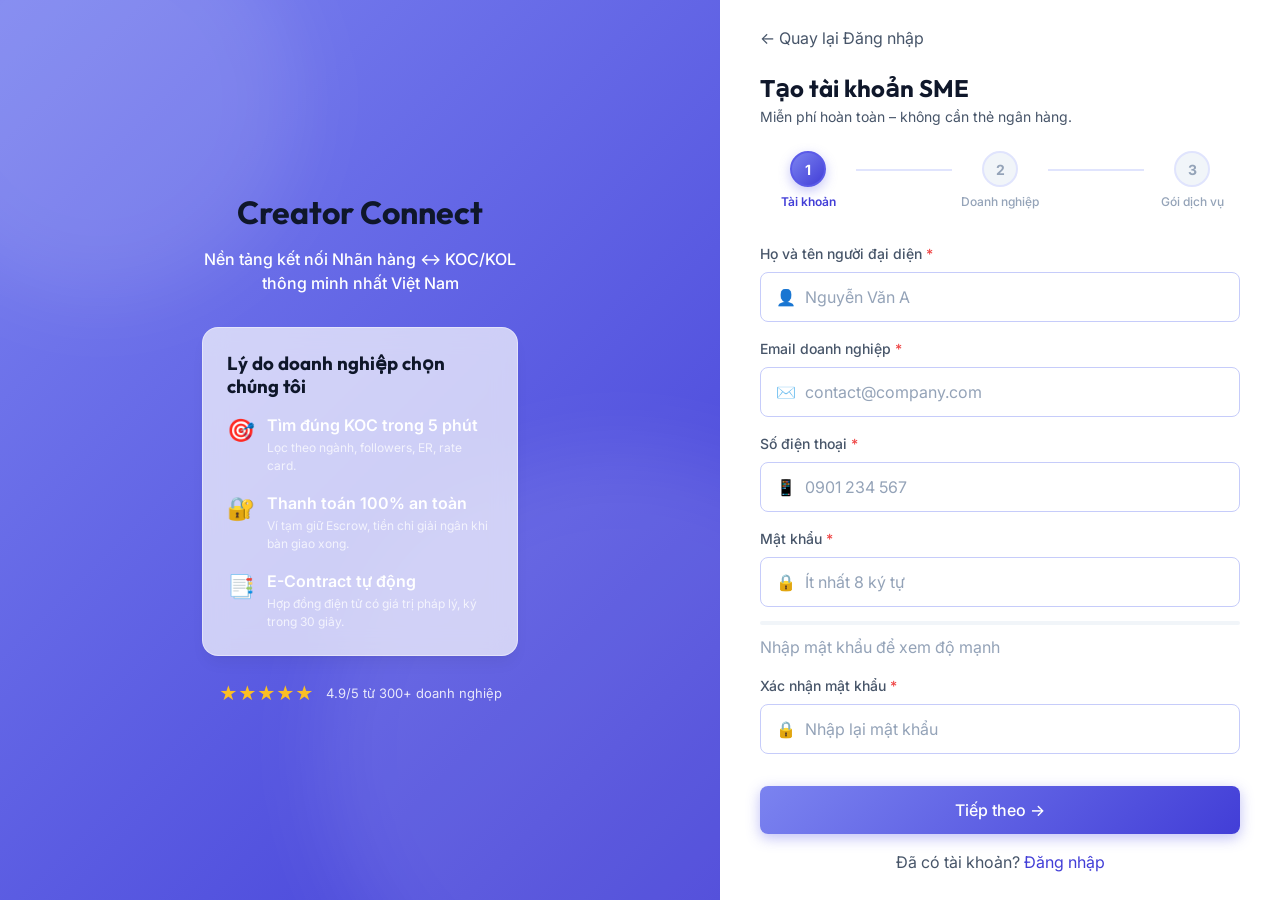
<file: register_sme_web.html>
<!DOCTYPE html>
<html lang="vi">
<head>
  <meta charset="UTF-8">
  <meta name="viewport" content="width=device-width, initial-scale=1.0">
  <title>Creator Connect | Đăng ký SME</title>
  <meta name="description" content="Tạo tài khoản SME miễn phí trên Creator Connect – nền tảng kết nối nhãn hàng với KOC/KOL hàng đầu Việt Nam.">

  <link rel="stylesheet" href="assets/css/variables.css">
  <link rel="stylesheet" href="assets/css/global.css">
  <link rel="stylesheet" href="assets/css/components.css">
  <link rel="stylesheet" href="assets/css/layouts.css">

  <style>
    /* ── Progress Stepper ── */
    .stepper {
      display: flex;
      align-items: center;
      gap: 0;
      margin-bottom: var(--space-8);
    }
    .step {
      display: flex;
      flex-direction: column;
      align-items: center;
      gap: 6px;
      position: relative;
      flex: 1;
    }
    .step-circle {
      width: 36px;
      height: 36px;
      border-radius: 50%;
      display: flex;
      align-items: center;
      justify-content: center;
      font-size: var(--text-sm);
      font-weight: var(--font-weight-bold);
      background: var(--bg-surface-hover);
      color: var(--text-tertiary);
      border: 2px solid var(--primary-100);
      transition: all var(--transition-normal);
      z-index: 1;
    }
    .step.active .step-circle {
      background: var(--gradient-primary);
      color: white;
      border-color: var(--primary-500);
      box-shadow: 0 4px 12px rgba(91,91,232,0.35);
    }
    .step.done .step-circle {
      background: var(--success-500);
      color: white;
      border-color: var(--success-500);
    }
    .step-label {
      font-size: var(--text-xs);
      color: var(--text-tertiary);
      font-weight: var(--font-weight-medium);
      white-space: nowrap;
    }
    .step.active .step-label { color: var(--primary-600); font-weight: var(--font-weight-semibold); }
    .step.done .step-label { color: var(--success-500); }
    .step-line {
      height: 2px;
      flex: 1;
      background: var(--primary-100);
      margin-top: -22px;
      z-index: 0;
    }
    .step-line.done { background: var(--success-500); }

    /* ── Form Steps ── */
    .form-step { display: none; }
    .form-step.active { display: block; animation: fadeIn 0.3s ease; }

    /* ── Input with icon ── */
    .input-icon-wrap {
      position: relative;
    }
    .input-icon-wrap .icon {
      position: absolute;
      left: var(--space-4);
      top: 50%;
      transform: translateY(-50%);
      font-size: 1rem;
      pointer-events: none;
    }
    .input-icon-wrap .form-control { padding-left: 2.75rem; }

    /* ── Password strength bar ── */
    .strength-bar { height: 4px; border-radius: var(--radius-full); background: var(--bg-surface-hover); margin-top: 6px; overflow: hidden; }
    .strength-fill { height: 100%; border-radius: var(--radius-full); width: 0%; transition: all 0.4s ease; }

    /* ── Plan Cards ── */
    .plan-card {
      border: 2px solid var(--primary-100);
      border-radius: var(--radius-xl);
      padding: var(--space-5);
      cursor: pointer;
      transition: all var(--transition-normal);
      position: relative;
    }
    .plan-card:hover { border-color: var(--primary-400); box-shadow: 0 4px 16px rgba(91,91,232,0.12); }
    .plan-card.selected {
      border-color: var(--primary-500);
      background: var(--primary-50);
      box-shadow: 0 4px 20px rgba(91,91,232,0.18);
    }
    .plan-card input[type="radio"] { display: none; }
    .plan-badge {
      position: absolute;
      top: -10px;
      right: var(--space-4);
      background: var(--gradient-vibrant);
      color: white;
      font-size: 10px;
      font-weight: 700;
      padding: 2px 10px;
      border-radius: var(--radius-full);
    }

    /* ── Success ── */
    #step-success { text-align: center; padding: var(--space-4) 0; }
    .success-icon {
      width: 80px;
      height: 80px;
      background: linear-gradient(135deg, var(--success-500), #34d399);
      border-radius: 50%;
      display: flex;
      align-items: center;
      justify-content: center;
      font-size: 2.5rem;
      margin: 0 auto var(--space-6);
      box-shadow: 0 8px 24px rgba(16, 185, 129, 0.3);
      animation: successPop 0.6s cubic-bezier(0.34,1.56,0.64,1);
    }
    @keyframes successPop {
      from { transform: scale(0); opacity: 0; }
      to { transform: scale(1); opacity: 1; }
    }
  </style>
</head>
<body>

  <div class="auth-layout">

    <!-- ── Hero / Brand Panel ── -->
    <div class="auth-hero">
      <div class="text-center" style="position: relative; z-index: 10; max-width: 380px; padding: var(--space-8);">
        <h1 class="text-4xl mb-4 animate-fade-in" style="font-weight:700;">Creator Connect</h1>
        <p class="text-lg fw-medium animate-fade-in" style="animation-delay:.2s; opacity:.9;">
          Nền tảng kết nối Nhãn hàng ↔ KOC/KOL thông minh nhất Việt Nam
        </p>

        <div class="glass-panel" style="margin-top:var(--space-8); padding:var(--space-6); border-radius:var(--radius-xl); text-align:left;">
          <h3 class="mb-4 text-lg">Lý do doanh nghiệp chọn chúng tôi</h3>
          <ul style="display:flex; flex-direction:column; gap:var(--space-4);">
            <li style="display:flex; align-items:flex-start; gap:var(--space-3);">
              <span style="font-size:1.4rem; flex-shrink:0;">🎯</span>
              <div>
                <p class="fw-semibold text-sm" style="color:white; margin-bottom:2px;">Tìm đúng KOC trong 5 phút</p>
                <p style="font-size:12px; opacity:.75;">Lọc theo ngành, followers, ER, rate card.</p>
              </div>
            </li>
            <li style="display:flex; align-items:flex-start; gap:var(--space-3);">
              <span style="font-size:1.4rem; flex-shrink:0;">🔐</span>
              <div>
                <p class="fw-semibold text-sm" style="color:white; margin-bottom:2px;">Thanh toán 100% an toàn</p>
                <p style="font-size:12px; opacity:.75;">Ví tạm giữ Escrow, tiền chỉ giải ngân khi bàn giao xong.</p>
              </div>
            </li>
            <li style="display:flex; align-items:flex-start; gap:var(--space-3);">
              <span style="font-size:1.4rem; flex-shrink:0;">📑</span>
              <div>
                <p class="fw-semibold text-sm" style="color:white; margin-bottom:2px;">E-Contract tự động</p>
                <p style="font-size:12px; opacity:.75;">Hợp đồng điện tử có giá trị pháp lý, ký trong 30 giây.</p>
              </div>
            </li>
          </ul>
        </div>

        <!-- Ratings -->
        <div style="margin-top:var(--space-6); display:flex; align-items:center; justify-content:center; gap:var(--space-3);">
          <div style="display:flex; gap:2px; color:#fbbf24; font-size:18px;">★★★★★</div>
          <p style="font-size:13px; opacity:.85;">4.9/5 từ 300+ doanh nghiệp</p>
        </div>
      </div>
    </div>

    <!-- ── Registration Form Panel ── -->
    <div class="auth-form-container" style="max-width:560px; padding:var(--space-6) var(--space-8); overflow-y:auto;">
      <div class="auth-form-wrapper" style="max-width:480px;">

        <!-- Back link -->
        <a href="index.html" class="d-flex align-center gap-2 text-sm text-secondary mb-6" style="text-decoration:none; width:fit-content;">
          ← Quay lại Đăng nhập
        </a>

        <h2 class="text-2xl mb-1">Tạo tài khoản SME</h2>
        <p class="text-secondary mb-6" style="font-size:14px;">Miễn phí hoàn toàn – không cần thẻ ngân hàng.</p>

        <!-- Stepper -->
        <div class="stepper" id="stepper">
          <div class="step active" id="step-dot-1">
            <div class="step-circle">1</div>
            <span class="step-label">Tài khoản</span>
          </div>
          <div class="step-line" id="line-1"></div>
          <div class="step" id="step-dot-2">
            <div class="step-circle">2</div>
            <span class="step-label">Doanh nghiệp</span>
          </div>
          <div class="step-line" id="line-2"></div>
          <div class="step" id="step-dot-3">
            <div class="step-circle">3</div>
            <span class="step-label">Gói dịch vụ</span>
          </div>
        </div>

        <!-- ── STEP 1: Account Info ── -->
        <div class="form-step active" id="step-1">
          <div class="form-group">
            <label class="form-label" for="reg-name">Họ và tên người đại diện <span style="color:var(--danger-500)">*</span></label>
            <div class="input-icon-wrap">
              <span class="icon">👤</span>
              <input type="text" id="reg-name" class="form-control" placeholder="Nguyễn Văn A" required>
            </div>
          </div>

          <div class="form-group">
            <label class="form-label" for="reg-email">Email doanh nghiệp <span style="color:var(--danger-500)">*</span></label>
            <div class="input-icon-wrap">
              <span class="icon">✉️</span>
              <input type="email" id="reg-email" class="form-control" placeholder="contact@company.com" required>
            </div>
          </div>

          <div class="form-group">
            <label class="form-label" for="reg-phone">Số điện thoại <span style="color:var(--danger-500)">*</span></label>
            <div class="input-icon-wrap">
              <span class="icon">📱</span>
              <input type="tel" id="reg-phone" class="form-control" placeholder="0901 234 567" required>
            </div>
          </div>

          <div class="form-group">
            <label class="form-label" for="reg-password">Mật khẩu <span style="color:var(--danger-500)">*</span></label>
            <div class="input-icon-wrap">
              <span class="icon">🔒</span>
              <input type="password" id="reg-password" class="form-control" placeholder="Ít nhất 8 ký tự" oninput="checkStrength(this.value)" required>
            </div>
            <div class="strength-bar">
              <div class="strength-fill" id="strength-fill"></div>
            </div>
            <p id="strength-label" class="text-xs" style="color:var(--text-tertiary); margin-top:2px;">Nhập mật khẩu để xem độ mạnh</p>
          </div>

          <div class="form-group">
            <label class="form-label" for="reg-confirm">Xác nhận mật khẩu <span style="color:var(--danger-500)">*</span></label>
            <div class="input-icon-wrap">
              <span class="icon">🔒</span>
              <input type="password" id="reg-confirm" class="form-control" placeholder="Nhập lại mật khẩu" required>
            </div>
          </div>

          <button class="btn btn-primary" style="width:100%; margin-top:var(--space-4);" onclick="goStep(2)">
            Tiếp theo →
          </button>

          <p class="text-center text-sm text-secondary mt-4">
            Đã có tài khoản? <a href="index.html">Đăng nhập</a>
          </p>
        </div>

        <!-- ── STEP 2: Business Info ── -->
        <div class="form-step" id="step-2">
          <div class="form-group">
            <label class="form-label" for="reg-company">Tên công ty / Thương hiệu <span style="color:var(--danger-500)">*</span></label>
            <div class="input-icon-wrap">
              <span class="icon">🏢</span>
              <input type="text" id="reg-company" class="form-control" placeholder="Công ty TNHH ABC" required>
            </div>
          </div>

          <div class="form-group">
            <label class="form-label" for="reg-tax">Mã số thuế doanh nghiệp</label>
            <div class="input-icon-wrap">
              <span class="icon">🪪</span>
              <input type="text" id="reg-tax" class="form-control" placeholder="0123456789">
            </div>
          </div>

          <div class="form-group">
            <label class="form-label" for="reg-industry">Ngành hàng chính <span style="color:var(--danger-500)">*</span></label>
            <select id="reg-industry" class="form-control">
              <option value="">-- Chọn ngành hàng --</option>
              <option>Dược mỹ phẩm / Skincare</option>
              <option>Ẩm thực / F&B</option>
              <option>Thời trang & Lifestyle</option>
              <option>Công nghệ & Điện tử</option>
              <option>Giáo dục & Đào tạo</option>
              <option>Sức khoẻ & Thể thao</option>
              <option>Bất động sản</option>
              <option>Khác</option>
            </select>
          </div>

          <div class="form-group">
            <label class="form-label" for="reg-budget">Ngân sách Marketing / tháng</label>
            <select id="reg-budget" class="form-control">
              <option value="">-- Chọn khoảng ngân sách --</option>
              <option>Dưới 10 triệu đồng</option>
              <option>10 – 50 triệu đồng</option>
              <option>50 – 200 triệu đồng</option>
              <option>Trên 200 triệu đồng</option>
            </select>
          </div>

          <div class="form-group">
            <label class="form-label">Website / Fanpage (Tuỳ chọn)</label>
            <div class="input-icon-wrap">
              <span class="icon">🌐</span>
              <input type="url" class="form-control" placeholder="https://yourcompany.vn">
            </div>
          </div>

          <div style="display:flex; gap:var(--space-3); margin-top:var(--space-4);">
            <button class="btn btn-outline" style="flex:1;" onclick="goStep(1)">← Quay lại</button>
            <button class="btn btn-primary" style="flex:2;" onclick="goStep(3)">Tiếp theo →</button>
          </div>
        </div>

        <!-- ── STEP 3: Plan Selection ── -->
        <div class="form-step" id="step-3">
          <p class="text-secondary text-sm mb-5">Chọn gói dịch vụ phù hợp. Bạn có thể nâng cấp bất kỳ lúc nào.</p>

          <div style="display:flex; flex-direction:column; gap:var(--space-3); margin-bottom:var(--space-6);">
            <!-- Free Plan -->
            <label class="plan-card selected" id="plan-free" onclick="selectPlan('free')">
              <input type="radio" name="plan" value="free" checked>
              <div style="display:flex; justify-content:space-between; align-items:center; margin-bottom:var(--space-2);">
                <h4 class="text-md fw-bold">🎁 Starter — Miễn phí</h4>
                <span class="text-xl fw-bold" style="color:var(--primary-600);">0đ</span>
              </div>
              <ul class="text-sm text-secondary" style="list-style:none; padding:0; display:flex; flex-direction:column; gap:4px;">
                <li>✓ 3 chiến dịch / tháng</li>
                <li>✓ Tìm kiếm KOC cơ bản</li>
                <li>✓ Ví tạm giữ Escrow</li>
                <li style="color:var(--text-tertiary);">✗ E-Contract tự động</li>
              </ul>
            </label>

            <!-- Growth Plan -->
            <label class="plan-card" id="plan-growth" onclick="selectPlan('growth')">
              <div class="plan-badge">Phổ biến nhất</div>
              <input type="radio" name="plan" value="growth">
              <div style="display:flex; justify-content:space-between; align-items:center; margin-bottom:var(--space-2);">
                <h4 class="text-md fw-bold">🚀 Growth</h4>
                <div class="text-right">
                  <span class="text-xl fw-bold" style="color:var(--primary-600);">1.990.000đ</span>
                  <span class="text-xs text-secondary">/tháng</span>
                </div>
              </div>
              <ul class="text-sm text-secondary" style="list-style:none; padding:0; display:flex; flex-direction:column; gap:4px;">
                <li>✓ Không giới hạn chiến dịch</li>
                <li>✓ Tìm kiếm KOC nâng cao (lọc ER, giá)</li>
                <li>✓ Ví Escrow + E-Contract</li>
                <li>✓ Dashboard phân tích ROI</li>
              </ul>
            </label>

            <!-- Enterprise Plan -->
            <label class="plan-card" id="plan-enterprise" onclick="selectPlan('enterprise')">
              <input type="radio" name="plan" value="enterprise">
              <div style="display:flex; justify-content:space-between; align-items:center; margin-bottom:var(--space-2);">
                <h4 class="text-md fw-bold">💎 Enterprise</h4>
                <span class="text-sm fw-semibold" style="color:var(--escrow-color);">Liên hệ báo giá</span>
              </div>
              <ul class="text-sm text-secondary" style="list-style:none; padding:0; display:flex; flex-direction:column; gap:4px;">
                <li>✓ Tất cả tính năng Growth</li>
                <li>✓ Quản lý Account riêng</li>
                <li>✓ API tích hợp hệ thống</li>
                <li>✓ SLA 99.9% uptime</li>
              </ul>
            </label>
          </div>

          <label style="display:flex; align-items:flex-start; gap:var(--space-3); cursor:pointer; margin-bottom:var(--space-4);">
            <input type="checkbox" id="agree-terms" style="margin-top:3px; accent-color:var(--primary-500);" required>
            <span class="text-sm text-secondary">Tôi đồng ý với <a href="#">Điều khoản dịch vụ</a> và <a href="#">Chính sách bảo mật</a> của Creator Connect.</span>
          </label>

          <div style="display:flex; gap:var(--space-3);">
            <button class="btn btn-outline" style="flex:1;" onclick="goStep(2)">← Quay lại</button>
            <button class="btn btn-primary" style="flex:2; box-shadow:var(--shadow-primary);" onclick="submitRegister()">
              🎉 Tạo tài khoản ngay
            </button>
          </div>
        </div>

        <!-- ── STEP Success ── -->
        <div class="form-step" id="step-success">
          <div class="success-icon">✓</div>
          <h2 class="text-2xl mb-3">Đăng ký thành công!</h2>
          <p class="text-secondary mb-6">Tài khoản SME của bạn đã được tạo. Hãy đăng nhập để bắt đầu chiến dịch đầu tiên.</p>
          <div style="background:var(--primary-50); border-radius:var(--radius-xl); padding:var(--space-4); margin-bottom:var(--space-6); text-align:left;">
            <p class="text-sm fw-semibold mb-3" style="color:var(--primary-700);">📧 Kiểm tra Email</p>
            <p class="text-sm text-secondary">Chúng tôi đã gửi email xác nhận tới địa chỉ của bạn. Vui lòng xác nhận trước khi đăng nhập.</p>
          </div>
          <a href="dashboard.html" class="btn btn-primary" style="width:100%; box-shadow:var(--shadow-primary);">
            Vào Dashboard ngay →
          </a>
          <p class="text-center text-sm text-tertiary mt-4">hoặc <a href="index.html">quay lại trang đăng nhập</a></p>
        </div>

      </div>
    </div>
  </div>

  <!-- Toast -->
  <div class="toast-container" id="toast-container"></div>

  <script src="assets/js/main.js"></script>
  <script>
    let currentStep = 1;

    function goStep(n) {
      // Basic validation for step 1
      if (currentStep === 1 && n === 2) {
        const name = document.getElementById('reg-name').value.trim();
        const email = document.getElementById('reg-email').value.trim();
        const phone = document.getElementById('reg-phone').value.trim();
        const pw = document.getElementById('reg-password').value;
        const confirm = document.getElementById('reg-confirm').value;
        if (!name || !email || !phone || !pw) { showToast('Vui lòng điền đầy đủ thông tin bắt buộc.', 'warning'); return; }
        if (pw !== confirm) { showToast('Mật khẩu xác nhận không khớp!', 'error'); return; }
      }
      if (currentStep === 2 && n === 3) {
        const company = document.getElementById('reg-company').value.trim();
        const industry = document.getElementById('reg-industry').value;
        if (!company || !industry) { showToast('Vui lòng chọn ngành hàng và tên công ty.', 'warning'); return; }
      }

      document.getElementById('step-' + currentStep).classList.remove('active');
      document.getElementById('step-dot-' + currentStep)?.classList.remove('active');
      document.getElementById('step-dot-' + currentStep)?.classList.add('done');
      if (currentStep > 1) document.getElementById('line-' + (currentStep - 1))?.classList.add('done');

      currentStep = n;
      const el = document.getElementById(currentStep === 4 ? 'step-success' : 'step-' + currentStep);
      el.classList.add('active');

      if (currentStep <= 3) {
        document.getElementById('step-dot-' + currentStep)?.classList.add('active');
        if (currentStep > 1) document.getElementById('line-' + (currentStep - 1))?.classList.add('done');
      }
    }

    function selectPlan(plan) {
      ['free','growth','enterprise'].forEach(p => {
        document.getElementById('plan-' + p).classList.toggle('selected', p === plan);
      });
    }

    function submitRegister() {
      if (!document.getElementById('agree-terms').checked) {
        showToast('Vui lòng đồng ý với Điều khoản dịch vụ.', 'warning');
        return;
      }
      document.getElementById('step-3').classList.remove('active');
      document.getElementById('step-dot-3').classList.remove('active');
      document.getElementById('step-dot-3').classList.add('done');
      document.getElementById('line-2').classList.add('done');
      document.getElementById('step-success').classList.add('active');
    }

    function checkStrength(pw) {
      let score = 0;
      if (pw.length >= 8) score++;
      if (/[A-Z]/.test(pw)) score++;
      if (/[0-9]/.test(pw)) score++;
      if (/[^A-Za-z0-9]/.test(pw)) score++;

      const fill = document.getElementById('strength-fill');
      const label = document.getElementById('strength-label');
      const levels = [
        { w: '25%', color: '#ef4444', text: 'Yếu – thêm chữ hoa & số' },
        { w: '50%', color: '#f59e0b', text: 'Trung bình' },
        { w: '75%', color: '#3b82f6', text: 'Khá mạnh' },
        { w: '100%', color: '#10b981', text: 'Mạnh ✓' },
      ];
      const lvl = levels[Math.min(score - 1, 3)] || { w: '0%', color: '#e2e8f0', text: 'Nhập mật khẩu để xem độ mạnh' };
      fill.style.width = lvl.w;
      fill.style.background = lvl.color;
      label.textContent = lvl.text;
      label.style.color = lvl.color;
    }
  </script>
</body>
</html>
</file>
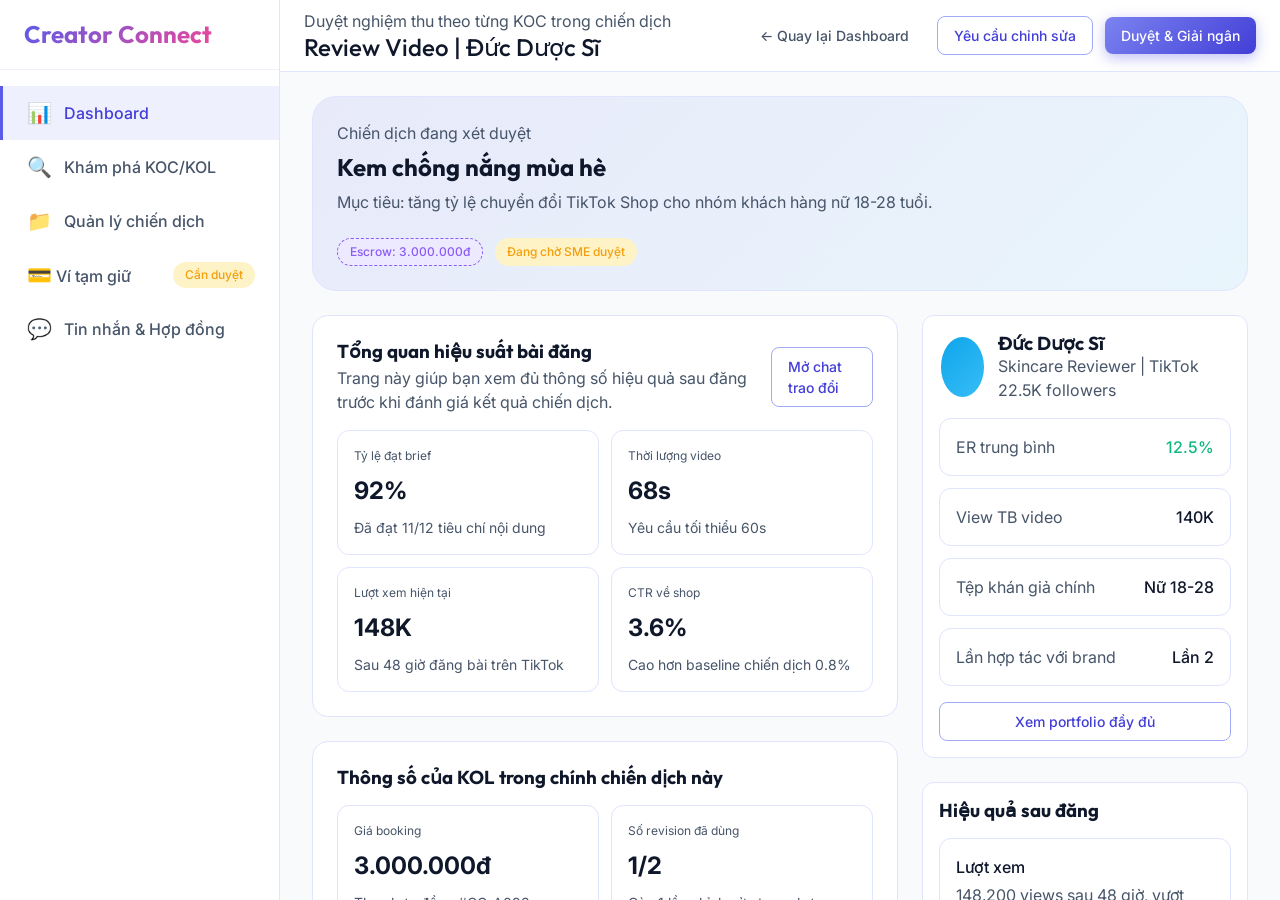
<file: review_detail.html>
<!DOCTYPE html>
<html lang="vi">
<head>
  <meta charset="UTF-8">
  <meta name="viewport" content="width=device-width, initial-scale=1.0">
  <title>Creator Connect | Duyệt Video Chiến Dịch</title>
  <link rel="stylesheet" href="assets/css/variables.css">
  <link rel="stylesheet" href="assets/css/global.css">
  <link rel="stylesheet" href="assets/css/components.css">
  <link rel="stylesheet" href="assets/css/layouts.css">
</head>
<body>
  <div class="dashboard-layout">
    <aside class="sidebar">
      <div class="sidebar-header">
        <h2 class="text-xl gradient-text">Creator Connect</h2>
      </div>
      <nav class="sidebar-menu">
        <a href="dashboard.html" class="menu-item active"><span style="font-size: 1.25rem;">📊</span> Dashboard</a>
        <a href="search.html" class="menu-item"><span style="font-size: 1.25rem;">🔍</span> Khám phá KOC/KOL</a>
        <a href="campaigns.html" class="menu-item"><span style="font-size: 1.25rem;">📁</span> Quản lý chiến dịch</a>
        <a href="escrow.html" class="menu-item d-flex justify-between">
          <div><span style="font-size: 1.25rem;">💳</span> Ví tạm giữ</div>
          <span class="badge badge-warning">Cần duyệt</span>
        </a>
        <a href="messages.html" class="menu-item"><span style="font-size: 1.25rem;">💬</span> Tin nhắn & Hợp đồng</a>
      </nav>
    </aside>

    <main class="main-content">
      <header class="top-header">
        <div>
          <p class="text-xs text-secondary">Duyệt nghiệm thu theo từng KOC trong chiến dịch</p>
          <h2 class="text-lg fw-medium">Review Video | Đức Dược Sĩ</h2>
        </div>
        <div class="d-flex align-center gap-3">
          <a href="dashboard.html" class="btn btn-ghost btn-sm">← Quay lại Dashboard</a>
          <button class="btn btn-outline btn-sm" onclick="showToast('Đã gửi yêu cầu chỉnh sửa cho KOC', 'warning')">Yêu cầu chỉnh sửa</button>
          <button class="btn btn-primary btn-sm" onclick="showToast('Đã duyệt video và kích hoạt giải ngân 3.000.000đ', 'success')">Duyệt & Giải ngân</button>
        </div>
      </header>

      <div class="content-area">
        <div class="page-shell">
          <section class="page-header-card">
            <div class="d-flex justify-between align-center" style="gap: var(--space-6); flex-wrap: wrap;">
              <div>
                <p class="text-sm text-secondary mb-2">Chiến dịch đang xét duyệt</p>
                <h1 class="text-3xl mb-2">Kem chống nắng mùa hè</h1>
                <p class="text-secondary">Mục tiêu: tăng tỷ lệ chuyển đổi TikTok Shop cho nhóm khách hàng nữ 18-28 tuổi.</p>
              </div>
              <div class="d-flex gap-3">
                <span class="badge badge-escrow">Escrow: 3.000.000đ</span>
                <span class="badge badge-warning">Đang chờ SME duyệt</span>
              </div>
            </div>
          </section>

          <div style="display: grid; grid-template-columns: minmax(0, 1.8fr) minmax(320px, 1fr); gap: var(--space-6); align-items: start;">
            <div class="page-shell">
              <section class="section-card">
                <div class="section-body">
                  <div class="d-flex justify-between align-center mb-4">
                    <div>
                      <h3 class="text-xl mb-1">Tổng quan hiệu suất bài đăng</h3>
                      <p class="text-secondary">Trang này giúp bạn xem đủ thông số hiệu quả sau đăng trước khi đánh giá kết quả chiến dịch.</p>
                    </div>
                    <a href="messages.html" class="btn btn-outline btn-sm">Mở chat trao đổi</a>
                  </div>

                  <div class="metric-grid">
                    <div class="metric-card">
                      <div class="metric-label">Tỷ lệ đạt brief</div>
                      <div class="metric-value">92%</div>
                      <div class="metric-note">Đã đạt 11/12 tiêu chí nội dung</div>
                    </div>
                    <div class="metric-card">
                      <div class="metric-label">Thời lượng video</div>
                      <div class="metric-value">68s</div>
                      <div class="metric-note">Yêu cầu tối thiểu 60s</div>
                    </div>
                    <div class="metric-card">
                      <div class="metric-label">Lượt xem hiện tại</div>
                      <div class="metric-value">148K</div>
                      <div class="metric-note">Sau 48 giờ đăng bài trên TikTok</div>
                    </div>
                    <div class="metric-card">
                      <div class="metric-label">CTR về shop</div>
                      <div class="metric-value">3.6%</div>
                      <div class="metric-note">Cao hơn baseline chiến dịch 0.8%</div>
                    </div>
                  </div>
                </div>
              </section>

              <section class="section-card">
                <div class="section-body">
                  <h3 class="text-xl mb-4">Thông số của KOL trong chính chiến dịch này</h3>
                  <div class="metric-grid">
                    <div class="metric-card">
                      <div class="metric-label">Giá booking</div>
                      <div class="metric-value">3.000.000đ</div>
                      <div class="metric-note">Theo hợp đồng #CC-A093</div>
                    </div>
                    <div class="metric-card">
                      <div class="metric-label">Số revision đã dùng</div>
                      <div class="metric-value">1/2</div>
                      <div class="metric-note">Còn 1 lần chỉnh sửa trong hợp đồng</div>
                    </div>
                    <div class="metric-card">
                      <div class="metric-label">Nộp bài đúng hạn</div>
                      <div class="metric-value">+8h</div>
                      <div class="metric-note">Nộp trước deadline 8 tiếng</div>
                    </div>
                    <div class="metric-card">
                      <div class="metric-label">Điểm phù hợp thương hiệu</div>
                      <div class="metric-value">8.9/10</div>
                      <div class="metric-note">Dựa trên persona nữ trẻ và tone voice khoa học</div>
                    </div>
                  </div>
                </div>
              </section>
            </div>

            <aside class="page-shell sticky-summary">
              <section class="info-panel">
                <div class="d-flex align-center gap-3 mb-4">
                  <div class="avatar avatar-lg" style="background: linear-gradient(135deg, #0ea5e9, #38bdf8);"></div>
                  <div>
                    <h3 class="text-lg">Đức Dược Sĩ</h3>
                    <p class="text-sm text-secondary">Skincare Reviewer | TikTok 22.5K followers</p>
                  </div>
                </div>
                <div class="detail-list">
                  <div class="detail-row">
                    <span class="text-sm text-secondary">ER trung bình</span>
                    <span class="fw-medium text-success">12.5%</span>
                  </div>
                  <div class="detail-row">
                    <span class="text-sm text-secondary">View TB video</span>
                    <span class="fw-medium">140K</span>
                  </div>
                  <div class="detail-row">
                    <span class="text-sm text-secondary">Tệp khán giả chính</span>
                    <span class="fw-medium">Nữ 18-28</span>
                  </div>
                  <div class="detail-row">
                    <span class="text-sm text-secondary">Lần hợp tác với brand</span>
                    <span class="fw-medium">Lần 2</span>
                  </div>
                </div>
                <a href="koc_profile.html" class="btn btn-outline btn-sm" style="width: 100%; margin-top: var(--space-4);">Xem portfolio đầy đủ</a>
              </section>

              <section class="info-panel">
                <h3 class="text-lg mb-4">Hiệu quả sau đăng</h3>
                <div class="asset-grid">
                  <div class="asset-card">
                    <p class="fw-medium mb-1">Lượt xem</p>
                    <p class="text-sm text-secondary">148.200 views sau 48 giờ, vượt mức trung bình portfolio 5.8%.</p>
                  </div>
                  <div class="asset-card">
                    <p class="fw-medium mb-1">Tương tác</p>
                    <p class="text-sm text-secondary">12.400 lượt tim • 486 bình luận • 1.920 lượt lưu.</p>
                  </div>
                  <div class="asset-card">
                    <p class="fw-medium mb-1">Hiệu quả chuyển đổi</p>
                    <p class="text-sm text-secondary">5.320 lượt click về shop • CTR 3.6% • 126 đơn hàng ghi nhận.</p>
                  </div>
                  <div class="asset-card">
                    <p class="fw-medium mb-1">Link bài đăng</p>
                    <p class="text-sm text-secondary">TikTok đã lên bài thành công, có thể dùng làm căn cứ đánh giá nghiệm thu.</p>
                  </div>
                </div>
              </section>
            </aside>
          </div>
        </div>
      </div>
    </main>
  </div>

  <script src="assets/js/main.js"></script>
</body>
</html>
</file>
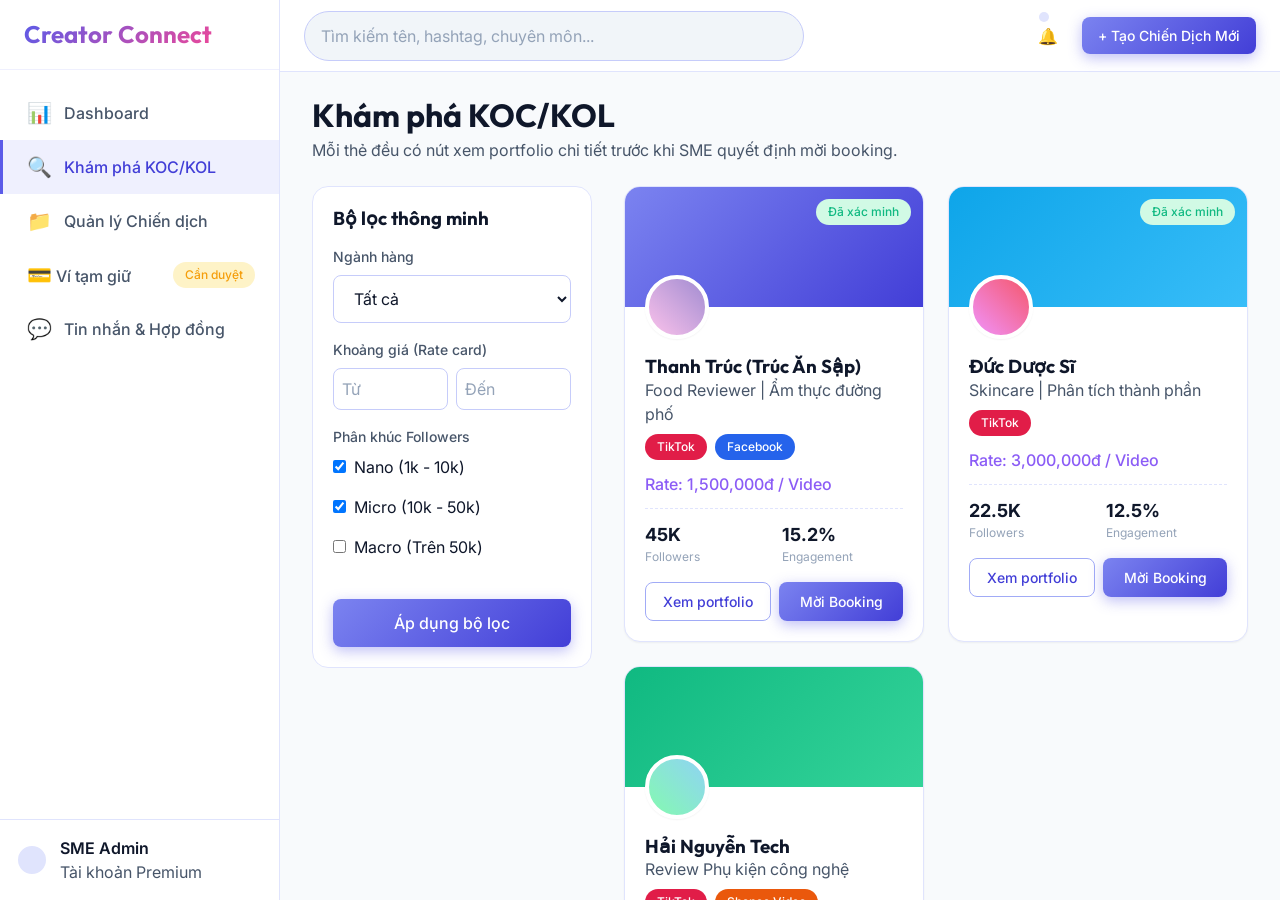
<file: search.html>
<!DOCTYPE html>
<html lang="vi">
<head>
  <meta charset="UTF-8">
  <meta name="viewport" content="width=device-width, initial-scale=1.0">
  <title>Creator Connect | Khám phá KOC/KOL</title>
  <link rel="stylesheet" href="assets/css/variables.css">
  <link rel="stylesheet" href="assets/css/global.css">
  <link rel="stylesheet" href="assets/css/components.css">
  <link rel="stylesheet" href="assets/css/layouts.css">
</head>
<body>
  <div class="dashboard-layout">
    <aside class="sidebar">
      <div class="sidebar-header">
        <h2 class="text-xl gradient-text">Creator Connect</h2>
      </div>
      <nav class="sidebar-menu">
        <a href="dashboard.html" class="menu-item"><span style="font-size: 1.25rem;">📊</span> Dashboard</a>
        <a href="search.html" class="menu-item active"><span style="font-size: 1.25rem;">🔍</span> Khám phá KOC/KOL</a>
        <a href="campaigns.html" class="menu-item"><span style="font-size: 1.25rem;">📁</span> Quản lý Chiến dịch</a>
        <a href="escrow.html" class="menu-item d-flex justify-between">
           <div><span style="font-size: 1.25rem;">💳</span> Ví tạm giữ</div>
           <span class="badge badge-warning">Cần duyệt</span>
        </a>
        <a href="messages.html" class="menu-item"><span style="font-size: 1.25rem;">💬</span> Tin nhắn & Hợp đồng</a>
      </nav>
      <div style="padding: var(--space-4); border-top: 1px solid var(--primary-100); margin-top: auto; cursor: pointer;" onclick="showToast('Tính năng Quản lý Tài khoản đang được cập nhật', 'warning')">
        <div class="d-flex align-center gap-3">
          <div class="avatar avatar-sm bg-primary" style="background: var(--primary-100);"></div>
          <div>
            <p class="text-sm fw-semibold">SME Admin</p>
            <p class="text-xs text-secondary">Tài khoản Premium</p>
          </div>
        </div>
      </div>
    </aside>

    <main class="main-content">
      <header class="top-header">
        <div style="flex: 1; max-width: 500px;">
          <input type="text" class="form-control" placeholder="Tìm kiếm tên, hashtag, chuyên môn..." style="border-radius: var(--radius-full); background: var(--bg-surface-hover);">
        </div>
        <div class="d-flex align-center gap-4">
          <button class="btn btn-ghost" style="padding: var(--space-2);">🔔 <span class="badge badge-primary" style="position: absolute; top: 12px; margin-left: -8px; width: 10px; height: 10px; padding: 0;"></span></button>
          <button class="btn btn-primary btn-sm" data-toggle="modal" data-target="createCampaignModal">+ Tạo Chiến Dịch Mới</button>
        </div>
      </header>

      <div class="content-area">
        <div class="d-flex justify-between align-center mb-6">
          <div>
            <h1 class="text-2xl mb-1">Khám phá KOC/KOL</h1>
            <p class="text-secondary">Mỗi thẻ đều có nút xem portfolio chi tiết trước khi SME quyết định mời booking.</p>
          </div>
        </div>

        <div class="marketplace-layout">
          <aside class="filters-sidebar">
            <h3 class="text-lg mb-4">Bộ lọc thông minh</h3>

            <div class="form-group">
              <label class="form-label">Ngành hàng</label>
              <select class="form-control">
                <option>Tất cả</option>
                <option>Dược mỹ phẩm / Skincare</option>
                <option>Ẩm thực / F&B</option>
                <option>Thời trang</option>
                <option>Công nghệ</option>
              </select>
            </div>

            <div class="form-group mt-4">
              <label class="form-label">Khoảng giá (Rate card)</label>
              <div class="d-flex gap-2">
                <input type="number" class="form-control" placeholder="Từ" style="padding: 8px;">
                <input type="number" class="form-control" placeholder="Đến" style="padding: 8px;">
              </div>
            </div>

            <div class="form-group mt-4">
              <label class="form-label">Phân khúc Followers</label>
              <label class="d-flex align-center gap-2 mb-2 text-sm"><input type="checkbox" checked> Nano (1k - 10k)</label>
              <label class="d-flex align-center gap-2 mb-2 text-sm"><input type="checkbox" checked> Micro (10k - 50k)</label>
              <label class="d-flex align-center gap-2 mb-2 text-sm"><input type="checkbox"> Macro (Trên 50k)</label>
            </div>

            <button class="btn btn-primary" style="width: 100%; margin-top: var(--space-4);">Áp dụng bộ lọc</button>
          </aside>

          <div class="koc-grid">
            <div class="card koc-card">
              <div class="koc-cover">
                 <div class="badge badge-success" style="position: absolute; top: var(--space-3); right: var(--space-3);">Đã xác minh</div>
                 <div class="koc-avatar-wrapper">
                    <div class="avatar avatar-lg" style="background: linear-gradient(45deg, #fbc2eb 0%, #a18cd1 100%);"></div>
                 </div>
              </div>
              <div class="koc-info">
                 <h3 class="text-lg">Thanh Trúc (Trúc Ăn Sập)</h3>
                 <p class="text-sm text-secondary mb-2">Food Reviewer | Ẩm thực đường phố</p>
                 <div class="d-flex gap-2 mb-3">
                    <span class="badge" style="background: #e11d48; color: white;">TikTok</span>
                    <span class="badge" style="background: #2563eb; color: white;">Facebook</span>
                 </div>
                 <div class="text-sm fw-medium" style="color: var(--escrow-color);">Rate: 1,500,000đ / Video</div>

                 <div class="koc-stats">
                    <div class="stat-item" style="flex: 1;">
                      <span class="stat-value">45K</span>
                      <span class="stat-label">Followers</span>
                    </div>
                    <div class="stat-item" style="flex: 1;">
                      <span class="stat-value text-success">15.2%</span>
                      <span class="stat-label">Engagement</span>
                    </div>
                 </div>

                 <div class="d-flex gap-2 mt-4">
                    <a href="koc_profile.html" class="btn btn-outline btn-sm" style="flex: 1;">Xem portfolio</a>
                    <button class="btn btn-primary btn-sm" style="flex: 1;" onclick="showToast('Đã gửi lời mời hợp tác đến Thanh Trúc', 'success')">Mời Booking</button>
                 </div>
              </div>
            </div>

            <div class="card koc-card">
              <div class="koc-cover" style="background: linear-gradient(135deg, #0ea5e9, #38bdf8);">
                 <div class="badge badge-success" style="position: absolute; top: var(--space-3); right: var(--space-3);">Đã xác minh</div>
                 <div class="koc-avatar-wrapper">
                    <div class="avatar avatar-lg" style="background: linear-gradient(45deg, #f093fb 0%, #f5576c 100%);"></div>
                 </div>
              </div>
              <div class="koc-info">
                 <h3 class="text-lg">Đức Dược Sĩ</h3>
                 <p class="text-sm text-secondary mb-2">Skincare | Phân tích thành phần</p>
                 <div class="d-flex gap-2 mb-3">
                    <span class="badge" style="background: #e11d48; color: white;">TikTok</span>
                 </div>
                 <div class="text-sm fw-medium" style="color: var(--escrow-color);">Rate: 3,000,000đ / Video</div>

                 <div class="koc-stats">
                    <div class="stat-item" style="flex: 1;">
                      <span class="stat-value">22.5K</span>
                      <span class="stat-label">Followers</span>
                    </div>
                    <div class="stat-item" style="flex: 1;">
                      <span class="stat-value text-success">12.5%</span>
                      <span class="stat-label">Engagement</span>
                    </div>
                 </div>

                 <div class="d-flex gap-2 mt-4">
                    <a href="koc_profile.html" class="btn btn-outline btn-sm" style="flex: 1;">Xem portfolio</a>
                    <button class="btn btn-primary btn-sm" style="flex: 1;" onclick="showToast('Đã gửi lời mời hợp tác đến Đức Dược Sĩ', 'success')">Mời Booking</button>
                 </div>
              </div>
            </div>

            <div class="card koc-card">
              <div class="koc-cover" style="background: linear-gradient(135deg, #10b981, #34d399);">
                 <div class="koc-avatar-wrapper">
                    <div class="avatar avatar-lg" style="background: linear-gradient(45deg, #84fab0 0%, #8fd3f4 100%);"></div>
                 </div>
              </div>
              <div class="koc-info">
                 <h3 class="text-lg">Hải Nguyễn Tech</h3>
                 <p class="text-sm text-secondary mb-2">Review Phụ kiện công nghệ</p>
                 <div class="d-flex gap-2 mb-3">
                    <span class="badge" style="background: #e11d48; color: white;">TikTok</span>
                    <span class="badge" style="background: #ea580c; color: white;">Shopee Video</span>
                 </div>
                 <div class="text-sm fw-medium" style="color: var(--escrow-color);">Rate: 800,000đ / Video</div>

                 <div class="koc-stats">
                    <div class="stat-item" style="flex: 1;">
                      <span class="stat-value">8K</span>
                      <span class="stat-label">Followers</span>
                    </div>
                    <div class="stat-item" style="flex: 1;">
                      <span class="stat-value text-success">18.4%</span>
                      <span class="stat-label">Engagement</span>
                    </div>
                 </div>

                 <div class="d-flex gap-2 mt-4">
                    <a href="koc_profile.html" class="btn btn-outline btn-sm" style="flex: 1;">Xem portfolio</a>
                    <button class="btn btn-outline btn-sm" style="flex: 1;" onclick="showToast('Đã gửi lời mời hợp tác đến Hải Nguyễn', 'success')">Mời Booking</button>
                 </div>
              </div>
            </div>
          </div>
        </div>
      </div>
    </main>
  </div>

  <div class="modal-overlay" id="createCampaignModal">
    <div class="modal">
      <div class="modal-header">
        <h3 class="text-xl">Tạo Chiến Dịch Mới</h3>
        <button class="btn btn-ghost modal-close" style="padding: var(--space-2); font-size: 1.5rem;">&times;</button>
      </div>
      <div class="modal-body">
        <form>
          <div class="form-group">
            <label class="form-label">Tên chiến dịch</label>
            <input type="text" class="form-control" placeholder="Ví dụ: Giới thiệu BST Xuân Hè">
          </div>
          <div class="d-flex gap-4">
            <div class="form-group" style="flex: 1;">
              <label class="form-label">Ngành hàng</label>
              <select class="form-control">
                <option>Thời trang</option>
                <option>Mỹ phẩm</option>
                <option>Công nghệ</option>
              </select>
            </div>
            <div class="form-group" style="flex: 1;">
              <label class="form-label">Nền tảng yêu cầu</label>
              <select class="form-control">
                <option>TikTok</option>
                <option>Facebook Reels</option>
                <option>Shopee Video</option>
              </select>
            </div>
          </div>
        </form>
      </div>
      <div class="modal-footer">
        <button class="btn btn-ghost modal-close">Hủy</button>
        <button class="btn btn-primary modal-close" onclick="showToast('Đã mở form tạo chiến dịch', 'success')">Tiếp tục</button>
      </div>
    </div>
  </div>

  <script src="assets/js/main.js"></script>
</body>
</html>
</file>
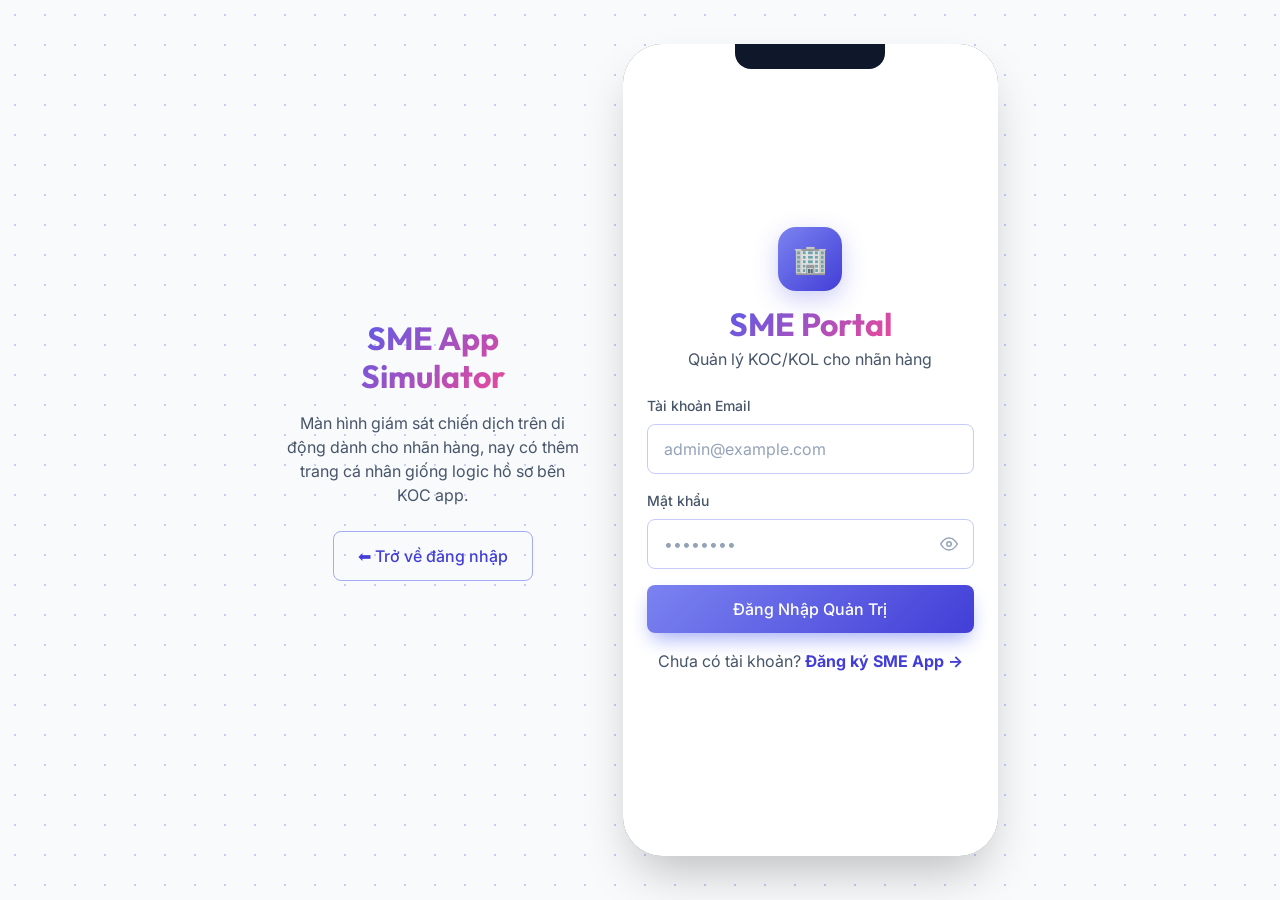
<file: sme_app.html>
<!DOCTYPE html>
<html lang="vi">
<head>
  <meta charset="UTF-8">
  <meta name="viewport" content="width=device-width, initial-scale=1.0">
  <title>Creator Connect | SME Mobile App</title>
  <link rel="stylesheet" href="assets/css/variables.css">
  <link rel="stylesheet" href="assets/css/global.css">
  <link rel="stylesheet" href="assets/css/components.css">
  <link rel="stylesheet" href="assets/css/mobile.css?v=20260419a">
  <style>
    .sme-hero-bg {
      background: var(--bg-surface);
      border-bottom: 1px solid var(--primary-100);
      padding: 60px var(--space-4) var(--space-4);
    }
    .sme-summary-card {
      background: var(--gradient-primary);
      color: white;
      padding: var(--space-4);
      border-radius: var(--radius-xl);
      box-shadow: 0 10px 15px -3px rgba(79, 70, 229, 0.4);
      margin-bottom: var(--space-4);
    }
    .sme-profile-hero {
      padding: 56px var(--space-4) var(--space-4);
      background: linear-gradient(160deg, #eef2ff, #f8fafc 55%, #ffffff);
      border-bottom: 1px solid var(--primary-100);
      text-align: center;
    }
    .sme-profile-brandmark {
      width: 84px;
      height: 84px;
      margin: 0 auto 14px;
      border-radius: 24px;
      background: linear-gradient(135deg, #4f46e5, #7c3aed);
      display: flex;
      align-items: center;
      justify-content: center;
      color: white;
      font-size: 30px;
      font-weight: 800;
      box-shadow: 0 12px 30px rgba(79, 70, 229, 0.28);
    }
    .sme-profile-tabs {
      display: flex;
      background: var(--bg-surface);
      border-bottom: 1px solid var(--primary-100);
      padding: 0 var(--space-4);
    }
    .sme-profile-tab-btn {
      flex: 1;
      border: none;
      background: transparent;
      padding: 12px 4px;
      font-size: 11px;
      font-weight: 700;
      color: var(--text-tertiary);
      border-bottom: 2px solid transparent;
      cursor: pointer;
    }
    .sme-profile-tab-btn.active {
      color: var(--primary-600);
      border-bottom-color: var(--primary-500);
    }
    .mobile-input {
      width: 100%;
      border: 1px solid #e5e7eb;
      border-radius: 12px;
      padding: 12px 14px;
      font-size: 13px;
      font-family: var(--font-body);
      color: var(--text-primary);
      outline: none;
      box-sizing: border-box;
      background: #f9fafb;
    }
    .mobile-input:focus {
      border-color: var(--primary-400);
      box-shadow: 0 0 0 3px rgba(99, 102, 241, 0.12);
    }
  </style>
</head>
<body>
  <div class="simulator-container">
    <div class="text-center" style="margin-right: var(--space-10); max-width: 300px;">
      <h1 class="text-3xl mb-4 gradient-text">SME App<br>Simulator</h1>
      <p class="text-secondary mb-6">Màn hình giám sát chiến dịch trên di động dành cho nhãn hàng, nay có thêm trang cá nhân giống logic hồ sơ bên KOC app.</p>
      <a href="index.html" class="btn btn-outline">⬅ Trở về đăng nhập</a>
    </div>

    <div class="mobile-frame">
      <div class="mobile-notch"></div>
      <div class="mobile-content">

        <div id="view-sme-login" class="mobile-view active" style="background: var(--bg-surface); display: flex; flex-direction: column;">
          <div style="flex: 1; display: flex; flex-direction: column; justify-content: center; padding: var(--space-6);">
            <div class="text-center mb-6">
              <div style="width:64px;height:64px;background:var(--gradient-primary);border-radius:18px;margin:0 auto 14px;display:flex;align-items:center;justify-content:center;font-size:28px;box-shadow:0 8px 24px rgba(91,91,232,0.3);">🏢</div>
              <h1 class="text-2xl mb-1 fw-bold gradient-text">SME Portal</h1>
              <p class="text-sm text-secondary">Quản lý KOC/KOL cho nhãn hàng</p>
            </div>

            <div class="form-group mb-4">
              <label class="form-label">Tài khoản Email</label>
              <input type="email" class="form-control" placeholder="admin@example.com">
            </div>
            <div class="form-group mb-5">
              <label class="form-label">Mật khẩu</label>
              <div style="position:relative;">
                <input type="password" id="sme-login-pw" class="form-control" placeholder="••••••••" style="padding-right:44px;">
                <button type="button" tabindex="-1" onclick="togglePw('sme-login-pw','sme-eye-1')" style="position:absolute;right:12px;top:50%;transform:translateY(-50%);background:none;border:none;cursor:pointer;color:var(--text-tertiary);padding:4px;display:flex;align-items:center;">
                  <svg id="sme-eye-1" xmlns="http://www.w3.org/2000/svg" width="18" height="18" viewBox="0 0 24 24" fill="none" stroke="currentColor" stroke-width="2" stroke-linecap="round" stroke-linejoin="round"><path d="M1 12s4-8 11-8 11 8 11 8-4 8-11 8-11-8-11-8z"/><circle cx="12" cy="12" r="3"/></svg>
                </button>
              </div>
            </div>
            <button id="btn-sme-login" class="btn btn-primary" style="width: 100%; box-shadow: var(--shadow-primary);">Đăng Nhập Quản Trị</button>
            <div style="margin-top: var(--space-4); text-align: center;">
              <p class="text-sm text-secondary">Chưa có tài khoản? <a href="register_sme_app.html" class="fw-bold" style="color: var(--primary-600);">Đăng ký SME App →</a></p>
            </div>
          </div>
        </div>

        <div id="view-sme-home" class="mobile-view">
          <div style="flex: 1; overflow-y: auto;">
            <div class="sme-hero-bg">
              <div class="d-flex justify-between align-center mb-4">
                <div>
                  <p class="text-xs text-secondary">La Roche-Posay Manager</p>
                  <h2 class="text-lg fw-bold">SME Admin 👋</h2>
                </div>
                <button id="btn-open-sme-profile" style="border:none;background:none;padding:0;cursor:pointer;">
                  <div class="avatar avatar-sm" style="background: var(--primary-200);"></div>
                </button>
              </div>

              <div class="sme-summary-card">
                <p class="text-xs mb-1" style="opacity: 0.9;">Số dư Ví Escrow</p>
                <h3 class="text-2xl fw-bold mb-3">8,000,000đ</h3>
                <div class="d-flex justify-between text-xs">
                  <span>Khả dụng: 12.5M</span>
                  <span style="background: rgba(255,255,255,0.2); padding: 2px 8px; border-radius: 10px;">+ Nạp tiền</span>
                </div>
              </div>

              <div style="display: grid; grid-template-columns: 1fr 1fr; gap: var(--space-3);">
                <div class="card" style="padding: var(--space-3); border: 1px solid var(--primary-50);">
                  <p class="text-xs text-secondary">Chiến dịch active</p>
                  <p class="text-xl fw-bold mt-1">4</p>
                </div>
                <div class="card" style="padding: var(--space-3); border: 1px solid var(--primary-50);">
                  <p class="text-xs text-secondary">Chờ duyệt video</p>
                  <p class="text-xl fw-bold mt-1 text-warning">2</p>
                </div>
              </div>
            </div>

            <div style="padding: var(--space-4);">
              <div class="d-flex justify-between align-center mb-3">
                <h3 class="text-md fw-bold">Việc cần làm</h3>
              </div>
              <div class="card" style="padding: var(--space-3); margin-bottom: var(--space-3); border-left: 4px solid var(--warning-500);">
                <p class="text-sm fw-medium">Duyệt Video - Đức Dược Sĩ</p>
                <p class="text-xs text-secondary mt-1">Hạn chót: Hôm nay</p>
              </div>
              <div class="card" style="padding: var(--space-3); border-left: 4px solid var(--escrow-color);">
                <p class="text-sm fw-medium">Thanh toán Escrow - Hải Nguyễn</p>
                <p class="text-xs text-secondary mt-1">Hạn chót: 2 ngày tới</p>
              </div>
            </div>
          </div>
        </div>

        <div id="view-sme-search" class="mobile-view">
          <div style="flex-shrink: 0; background: var(--bg-surface); border-bottom: 1px solid var(--primary-100);">
            <div class="mobile-header d-flex justify-between align-center" style="padding-top: 40px;">
              <h2 class="text-md fw-bold mx-auto">Tìm KOC / KOL</h2>
            </div>
            <div style="padding: 0 var(--space-4) var(--space-3);">
              <div style="position: relative;">
                <span style="position: absolute; left: 12px; top: 50%; transform: translateY(-50%); font-size: 15px; pointer-events: none;">🔍</span>
                <input type="text" placeholder="Tìm theo tên, lĩnh vực..." style="width: 100%; padding: 10px 12px 10px 36px; border-radius: var(--radius-full); border: 1.5px solid var(--primary-200); background: var(--bg-surface-hover); font-size: 13px; box-sizing: border-box; outline: none; font-family: var(--font-body);">
              </div>
            </div>
          </div>

          <div style="flex: 1; overflow-y: auto; padding: var(--space-4); display: flex; flex-direction: column; gap: var(--space-3);">
            <p class="text-xs text-secondary">Tìm thấy <strong>24 KOC/KOL</strong> phù hợp</p>

            <div id="btn-view-koc-profile" class="card" style="padding: var(--space-4); cursor: pointer; border: 1px solid var(--primary-100);">
              <div class="d-flex gap-3 align-center mb-3">
                <div style="position: relative; flex-shrink: 0;">
                  <div class="avatar" style="background: linear-gradient(135deg, #fbc2eb, #a18cd1); width: 52px; height: 52px;"></div>
                  <span style="position: absolute; bottom: 0; right: 0; background: var(--success-500); border-radius: 50%; width: 14px; height: 14px; border: 2px solid white; display: block;"></span>
                </div>
                <div style="flex: 1; min-width: 0;">
                  <div class="d-flex justify-between align-center">
                    <h4 class="fw-bold text-sm">Thanh Trúc Review ✅</h4>
                    <span class="badge badge-success" style="font-size: 10px;">Đang rảnh</span>
                  </div>
                  <p class="text-xs text-secondary">Food & Lifestyle Vlogger</p>
                </div>
              </div>
              <div style="display: grid; grid-template-columns: 1fr 1fr 1fr; gap: 8px; margin-bottom: var(--space-3);">
                <div style="background: var(--primary-50); border-radius: 8px; padding: 6px 4px; text-align: center;">
                  <p class="fw-bold text-sm" style="color: var(--primary-600);">120K</p>
                  <p class="text-xs text-secondary">Followers</p>
                </div>
                <div style="background: var(--primary-50); border-radius: 8px; padding: 6px 4px; text-align: center;">
                  <p class="fw-bold text-sm" style="color: var(--success-500);">12.5%</p>
                  <p class="text-xs text-secondary">Eng. Rate</p>
                </div>
                <div style="background: var(--primary-50); border-radius: 8px; padding: 6px 4px; text-align: center;">
                  <p class="fw-bold text-sm" style="color: var(--escrow-color);">1.5M</p>
                  <p class="text-xs text-secondary">Giá/Video</p>
                </div>
              </div>
              <div class="d-flex gap-2">
                <button class="btn btn-outline btn-sm" style="flex: 1; font-size: 11px;" onclick="event.stopPropagation(); showToast('Đã lưu vào yêu thích!', 'success')">Lưu</button>
                <button class="btn btn-primary btn-sm" style="flex: 2; font-size: 11px;" onclick="event.stopPropagation(); showToast('Đã gửi lời mời Booking đến Thanh Trúc!', 'success')">Mời Booking</button>
              </div>
            </div>
          </div>
        </div>

        <div id="view-sme-campaigns" class="mobile-view">
          <div class="mobile-header d-flex justify-between align-center" style="padding-top: 40px; border-bottom: 1px solid var(--primary-100); background: var(--bg-surface); flex-shrink: 0;">
            <div style="width: 30px;"></div>
            <h2 class="text-md fw-bold mx-auto">Chiến dịch của bạn</h2>
            <button class="btn btn-ghost text-primary p-0" style="width: 30px; height: 30px; display: flex; align-items: center; justify-content: center;" onclick="showToast('Tính năng thêm mới đang phát triển', 'warning')">➕</button>
          </div>
          <div style="flex: 1; overflow-y: auto; padding: var(--space-4);">
            <div class="card" style="padding: var(--space-4); margin-bottom: var(--space-4); border: 1px solid var(--primary-50);">
              <div class="d-flex justify-between mb-2">
                <h4 class="text-md fw-bold">Chống nắng mùa Hè</h4>
                <span class="badge badge-warning">Đang chạy</span>
              </div>
              <p class="text-xs text-secondary mb-3">Ngân sách: 15,000,000đ | 5/10 Slots</p>
              <div style="height: 6px; background: var(--bg-surface-hover); border-radius: 3px;">
                <div style="height: 100%; width: 50%; background: var(--primary-500); border-radius: 3px;"></div>
              </div>
            </div>
          </div>
        </div>

        <div id="view-sme-messages" class="mobile-view">
          <div class="mobile-header d-flex justify-between align-center" style="padding-top: 40px; border-bottom: 1px solid var(--primary-100); background: var(--bg-surface); flex-shrink: 0;">
            <h2 class="text-md fw-bold mx-auto">Chat & Hợp đồng</h2>
          </div>
          <div style="flex: 1; overflow-y: auto;">
            <div class="mobile-chat-list" style="padding-top: var(--space-2);">
              <div class="mobile-chat-item">
                <div class="avatar avatar-md" style="background: linear-gradient(135deg, #0ea5e9, #38bdf8);"></div>
                <div style="flex:1;">
                  <div class="d-flex justify-between">
                    <h4 class="fw-bold text-sm">Đức Dược Sĩ</h4>
                    <span class="text-xs text-tertiary">10:45</span>
                  </div>
                  <p class="text-xs fw-bold text-primary mt-1">KOC đã ký E-Contract!</p>
                </div>
              </div>
            </div>
          </div>
        </div>

        <div id="view-sme-profile" class="mobile-view">
          <div class="sme-profile-hero">
            <div class="sme-profile-brandmark">LR</div>
            <h2 class="text-xl fw-bold mb-1">La Roche-Posay Vietnam</h2>
            <p class="text-sm text-secondary mb-3">Brand Manager Workspace • Dược mỹ phẩm</p>
            <button class="btn btn-outline btn-sm" id="btn-edit-sme-profile" style="border-radius: 20px; padding: 8px 16px;">Chỉnh sửa hồ sơ</button>
          </div>

          <div style="padding: var(--space-4);">
            <div style="background: linear-gradient(135deg, #1e1b4b, #312e81, #4f46e5); color: white; border-radius: var(--radius-xl); padding: var(--space-4); margin-bottom: var(--space-4);">
              <p style="font-size: 11px; opacity: 0.7; margin-bottom: 4px;">Tổng ngân sách marketing tháng này</p>
              <div class="d-flex justify-between align-center">
                <div>
                  <p style="font-size: 22px; font-weight: 800;">45.000.000đ</p>
                  <p style="font-size: 11px; opacity: 0.75;">Đã dùng 29.000.000đ • Còn lại 16.000.000đ</p>
                </div>
                <span class="badge" style="background: rgba(255,255,255,0.18); color: white;">Premium</span>
              </div>
            </div>
          </div>

          <div class="sme-profile-tabs">
            <button class="sme-profile-tab-btn active" data-smetab="sme-tab-overview">Tổng quan</button>
            <button class="sme-profile-tab-btn" data-smetab="sme-tab-company">Doanh nghiệp</button>
            <button class="sme-profile-tab-btn" data-smetab="sme-tab-trust">Uy tín</button>
          </div>

          <div style="flex: 1; overflow-y: auto;">
            <div id="sme-tab-overview" class="sme-profile-tab-content" style="padding: var(--space-4); display: block;">
              <div class="card" style="padding: var(--space-4); margin-bottom: var(--space-3); border: none; background: var(--bg-surface-hover);">
                <p class="text-xs text-secondary">Ngành hàng chính</p>
                <h4 class="text-md fw-bold mt-1">Dược mỹ phẩm / Skincare</h4>
              </div>
              <div class="card" style="padding: var(--space-4); margin-bottom: var(--space-3); border: none;">
                <p class="text-xs text-secondary">Mô tả thương hiệu</p>
                <p class="text-sm mt-2">Thương hiệu tập trung vào sản phẩm cho da nhạy cảm, ưu tiên review thật, số liệu minh bạch và brief rõ ràng cho KOC.</p>
              </div>
              <div style="display: grid; grid-template-columns: 1fr 1fr; gap: var(--space-3);">
                <div class="card" style="padding: var(--space-3); border: 1px solid var(--primary-50);">
                  <p class="text-xs text-secondary">Chiến dịch đã chạy</p>
                  <p class="text-xl fw-bold mt-1">18</p>
                </div>
                <div class="card" style="padding: var(--space-3); border: 1px solid var(--primary-50);">
                  <p class="text-xs text-secondary">KOC đã hợp tác</p>
                  <p class="text-xl fw-bold mt-1">63</p>
                </div>
              </div>
            </div>

            <div id="sme-tab-company" class="sme-profile-tab-content" style="padding: var(--space-4); display: none;">
              <div class="card" style="padding: var(--space-4); margin-bottom: var(--space-3); border: none;">
                <p class="text-xs text-secondary">Người phụ trách chính</p>
                <h4 class="text-md fw-bold mt-1">Mai Trần • Brand Manager</h4>
                <p class="text-sm text-secondary mt-2">Email: mai.tran@laroche.vn</p>
                <p class="text-sm text-secondary">Hotline booking: 0903 123 456</p>
              </div>
              <div class="card" style="padding: var(--space-4); margin-bottom: var(--space-3); border: none;">
                <p class="text-xs text-secondary">Địa chỉ doanh nghiệp</p>
                <p class="text-sm mt-2">Tầng 8, Saigon Centre, Quận 1, TP.HCM</p>
              </div>
              <div class="card" style="padding: var(--space-4); border: none;">
                <p class="text-xs text-secondary">Kênh bán hàng chính</p>
                <div class="d-flex gap-2 mt-3" style="flex-wrap: wrap;">
                  <span class="badge badge-primary">TikTok Shop</span>
                  <span class="badge badge-primary">Shopee Mall</span>
                  <span class="badge badge-primary">Website</span>
                </div>
              </div>
            </div>

            <div id="sme-tab-trust" class="sme-profile-tab-content" style="padding: var(--space-4); display: none;">
              <div class="card" style="padding: var(--space-4); margin-bottom: var(--space-3); border: none; background: var(--bg-surface-hover);">
                <div class="d-flex justify-between align-center">
                  <div>
                    <p class="text-xs text-secondary">Điểm uy tín từ KOC</p>
                    <h4 class="text-lg fw-bold mt-1">4.8 / 5.0</h4>
                  </div>
                  <span class="badge badge-success">Thanh toán đúng hạn</span>
                </div>
              </div>
              <div class="card" style="padding: var(--space-4); margin-bottom: var(--space-3); border: none;">
                <p class="text-xs text-secondary">Nhận xét phổ biến</p>
                <p class="text-sm mt-2">Brief rõ ràng, phản hồi nhanh, thanh toán minh bạch qua escrow.</p>
              </div>
              <div class="card" style="padding: var(--space-4); border: none;">
                <p class="text-xs text-secondary">Chỉ số vận hành</p>
                <div class="d-flex justify-between mt-3">
                  <div>
                    <p class="text-xs text-secondary">Duyệt đúng hạn</p>
                    <p class="fw-bold">91%</p>
                  </div>
                  <div>
                    <p class="text-xs text-secondary">Escrow đúng hạn</p>
                    <p class="fw-bold">100%</p>
                  </div>
                  <div>
                    <p class="text-xs text-secondary">Revision TB</p>
                    <p class="fw-bold">1.2</p>
                  </div>
                </div>
              </div>
            </div>
          </div>
        </div>

        <div id="view-sme-edit-profile" class="mobile-view">
          <div style="padding: 44px 20px 16px; border-bottom: 1px solid rgba(99,102,241,0.12); background: white; position: sticky; top: 0; z-index: 100; display: flex; align-items: center; justify-content: space-between; flex-shrink: 0;">
            <button id="btn-back-from-sme-edit" style="background: #f0f0f8; border: none; border-radius: 50%; width: 36px; height: 36px; display: flex; align-items: center; justify-content: center; cursor: pointer; font-size: 16px; color: #4c1d95;">←</button>
            <h2 style="font-size: 16px; font-weight: 700; color: #1e1b4b; margin: 0;">Chỉnh sửa hồ sơ SME</h2>
            <div style="width: 36px;"></div>
          </div>

          <div style="flex: 1; overflow-y: auto; padding: 20px;">
            <div style="background: white; border-radius: 16px; padding: 20px; margin-bottom: 16px; box-shadow: 0 2px 12px rgba(99,102,241,0.08);">
              <p style="font-size: 11px; font-weight: 700; color: #6366f1; text-transform: uppercase; letter-spacing: 0.5px; margin-bottom: 16px;">Thông tin thương hiệu</p>
              <div style="margin-bottom: 14px;">
                <label style="font-size: 11px; font-weight: 600; color: #6b7280; display: block; margin-bottom: 6px;">Tên thương hiệu</label>
                <input type="text" class="mobile-input" value="La Roche-Posay Vietnam">
              </div>
              <div style="margin-bottom: 14px;">
                <label style="font-size: 11px; font-weight: 600; color: #6b7280; display: block; margin-bottom: 6px;">Ngành hàng</label>
                <input type="text" class="mobile-input" value="Dược mỹ phẩm / Skincare">
              </div>
              <div>
                <label style="font-size: 11px; font-weight: 600; color: #6b7280; display: block; margin-bottom: 6px;">Mô tả thương hiệu</label>
                <textarea class="mobile-input" style="min-height: 92px;">Thương hiệu tập trung vào sản phẩm dành cho da nhạy cảm, ưu tiên nội dung review thật và brief rõ ràng.</textarea>
              </div>
            </div>

            <div style="background: white; border-radius: 16px; padding: 20px; margin-bottom: 16px; box-shadow: 0 2px 12px rgba(99,102,241,0.08);">
              <p style="font-size: 11px; font-weight: 700; color: #6366f1; text-transform: uppercase; letter-spacing: 0.5px; margin-bottom: 16px;">Thông tin liên hệ</p>
              <div style="margin-bottom: 14px;">
                <label style="font-size: 11px; font-weight: 600; color: #6b7280; display: block; margin-bottom: 6px;">Người phụ trách</label>
                <input type="text" class="mobile-input" value="Mai Trần">
              </div>
              <div style="margin-bottom: 14px;">
                <label style="font-size: 11px; font-weight: 600; color: #6b7280; display: block; margin-bottom: 6px;">Email</label>
                <input type="text" class="mobile-input" value="mai.tran@laroche.vn">
              </div>
              <div>
                <label style="font-size: 11px; font-weight: 600; color: #6b7280; display: block; margin-bottom: 6px;">Hotline booking</label>
                <input type="text" class="mobile-input" value="0903 123 456">
              </div>
            </div>

            <div style="background: white; border-radius: 16px; padding: 20px; box-shadow: 0 2px 12px rgba(99,102,241,0.08);">
              <p style="font-size: 11px; font-weight: 700; color: #6366f1; text-transform: uppercase; letter-spacing: 0.5px; margin-bottom: 16px;">Pháp lý doanh nghiệp</p>
              <div style="margin-bottom: 14px;">
                <label style="font-size: 11px; font-weight: 600; color: #6b7280; display: block; margin-bottom: 6px;">Tên công ty pháp nhân</label>
                <input type="text" class="mobile-input" value="Công ty TNHH La Roche-Posay Việt Nam">
              </div>
              <div style="margin-bottom: 14px;">
                <label style="font-size: 11px; font-weight: 600; color: #6b7280; display: block; margin-bottom: 6px;">Mã số thuế</label>
                <input type="text" class="mobile-input" value="0312345678">
              </div>
              <div>
                <label style="font-size: 11px; font-weight: 600; color: #6b7280; display: block; margin-bottom: 6px;">Địa chỉ</label>
                <input type="text" class="mobile-input" value="Tầng 8, Saigon Centre, Quận 1, TP.HCM">
              </div>
            </div>
          </div>

          <div style="padding: 16px 20px 24px; background: white; border-top: 1px solid #e5e7eb; flex-shrink: 0;">
            <button id="btn-save-sme-profile" style="width: 100%; background: linear-gradient(135deg, #6366f1, #8b5cf6); color: white; border: none; border-radius: 14px; padding: 16px; font-size: 16px; font-weight: 700; cursor: pointer; box-shadow: 0 4px 15px rgba(99,102,241,0.4);">
              Lưu thay đổi
            </button>
          </div>
        </div>

        <div id="view-koc-profile" class="mobile-view">
          <div class="mobile-header d-flex justify-between align-center" style="padding-top: 40px; border-bottom: 1px solid var(--primary-100); background: var(--bg-surface); flex-shrink: 0;">
            <button class="btn btn-ghost text-primary p-0 btn-back-to-search" style="font-size: 20px; width: 30px; height: 30px; display: flex; align-items: center; justify-content: center;">⬅</button>
            <h2 class="text-md fw-bold mx-auto">Hồ sơ KOC</h2>
            <div style="width: 30px;"></div>
          </div>
          <div style="flex: 1; overflow-y: auto;">
            <div class="text-center" style="padding: 0 var(--space-4) var(--space-3);">
              <div class="avatar avatar-lg mx-auto mb-3" style="margin: 0 auto; background: linear-gradient(45deg, #a18cd1 0%, #fbc2eb 100%);"></div>
              <h2 class="text-xl fw-bold">Thanh Trúc Review ✅</h2>
              <p class="text-sm opacity-80 mt-1">Food & Lifestyle Vlogger | Thích ăn ngon mặc đẹp</p>
            </div>
            <div style="padding: 0 var(--space-4) var(--space-4);">
              <div class="d-flex justify-between text-center card" style="padding: var(--space-3); background: var(--bg-surface-hover); margin-bottom: var(--space-4); border: none;">
                <div><p class="text-xs text-secondary">Followers</p><h4 class="fw-bold">120K</h4></div>
                <div><p class="text-xs text-secondary">View TB</p><h4 class="fw-bold">50K</h4></div>
                <div><p class="text-xs text-secondary">Chuyển đổi</p><h4 class="fw-bold text-success">Cao</h4></div>
              </div>
            </div>
          </div>
          <div style="flex-shrink: 0; padding: var(--space-4); border-top: 1px solid var(--primary-100); background: var(--bg-surface);">
            <button class="btn btn-primary w-full" style="border-radius: var(--radius-full);" onclick="showToast('Đã gửi lời mời Booking!', 'success')">Mời Booking (1.500.000đ)</button>
          </div>
        </div>

      </div>

      <nav id="sme-mobile-nav" class="mobile-nav" style="display: none;">
        <div class="nav-item active" data-target="view-sme-home"><div class="nav-item-icon">📊</div><span>Tổng quan</span></div>
        <div class="nav-item" data-target="view-sme-search"><div class="nav-item-icon">🔍</div><span>Tìm KOC</span></div>
        <div class="nav-item" data-target="view-sme-campaigns"><div class="nav-item-icon">📁</div><span>Dự án</span></div>
        <div class="nav-item" data-target="view-sme-messages"><div class="nav-item-icon">💬</div><span>Tin nhắn</span></div>
        <div class="nav-item" data-target="view-sme-profile"><div class="nav-item-icon">👤</div><span>Cá nhân</span></div>
      </nav>
    </div>
  </div>

  <script src="assets/js/main.js?v=20260419a"></script>
  <script>
    function togglePw(inputId, eyeId) {
      const inp = document.getElementById(inputId);
      const eye = document.getElementById(eyeId);
      if (!inp) return;
      const isHidden = inp.type === 'password';
      inp.type = isHidden ? 'text' : 'password';
      if (eye) {
        eye.innerHTML = isHidden
          ? '<path d="M17.94 17.94A10.07 10.07 0 0 1 12 20c-7 0-11-8-11-8a18.45 18.45 0 0 1 5.06-5.94M9.9 4.24A9.12 9.12 0 0 1 12 4c7 0 11 8 11 8a18.5 18.5 0 0 1-2.16 3.19m-6.72-1.07a3 3 0 1 1-4.24-4.24"/><line x1="1" y1="1" x2="23" y2="23"/>'
          : '<path d="M1 12s4-8 11-8 11 8 11 8-4 8-11 8-11-8-11-8z"/><circle cx="12" cy="12" r="3"/>';
      }
    }
    document.addEventListener('DOMContentLoaded', () => {
      const openProfileBtn = document.getElementById('btn-open-sme-profile');
      const profileEditBtn = document.getElementById('btn-edit-sme-profile');
      const saveProfileBtn = document.getElementById('btn-save-sme-profile');
      const backFromEditBtn = document.getElementById('btn-back-from-sme-edit');
      const mobileNav = document.getElementById('sme-mobile-nav');
      const showView = (id, hideNav = false) => {
        document.querySelectorAll('.mobile-view').forEach(view => view.classList.remove('active'));
        const target = document.getElementById(id);
        if (target) target.classList.add('active');
        if (mobileNav) mobileNav.style.display = hideNav ? 'none' : 'flex';
      };
      if (openProfileBtn) {
        openProfileBtn.addEventListener('click', () => {
          showView('view-sme-profile');
          document.querySelectorAll('#sme-mobile-nav .nav-item').forEach(item => item.classList.remove('active'));
          const profileNavItem = document.querySelector('#sme-mobile-nav .nav-item[data-target="view-sme-profile"]');
          if (profileNavItem) profileNavItem.classList.add('active');
        });
      }
      if (profileEditBtn) profileEditBtn.addEventListener('click', () => showView('view-sme-edit-profile', true));
      if (backFromEditBtn) backFromEditBtn.addEventListener('click', () => showView('view-sme-profile'));
      if (saveProfileBtn) saveProfileBtn.addEventListener('click', () => { showView('view-sme-profile'); if (typeof showToast === 'function') showToast('Cập nhật hồ sơ SME thành công!', 'success'); });
      document.querySelectorAll('.sme-profile-tab-btn').forEach(btn => {
        btn.addEventListener('click', () => {
          const targetId = btn.getAttribute('data-smetab');
          document.querySelectorAll('.sme-profile-tab-btn').forEach(item => item.classList.remove('active'));
          btn.classList.add('active');
          document.querySelectorAll('.sme-profile-tab-content').forEach(content => content.style.display = 'none');
          const target = document.getElementById(targetId);
          if (target) target.style.display = 'block';
        });
      });
    });
  </script>
</body>
</html>
</file>
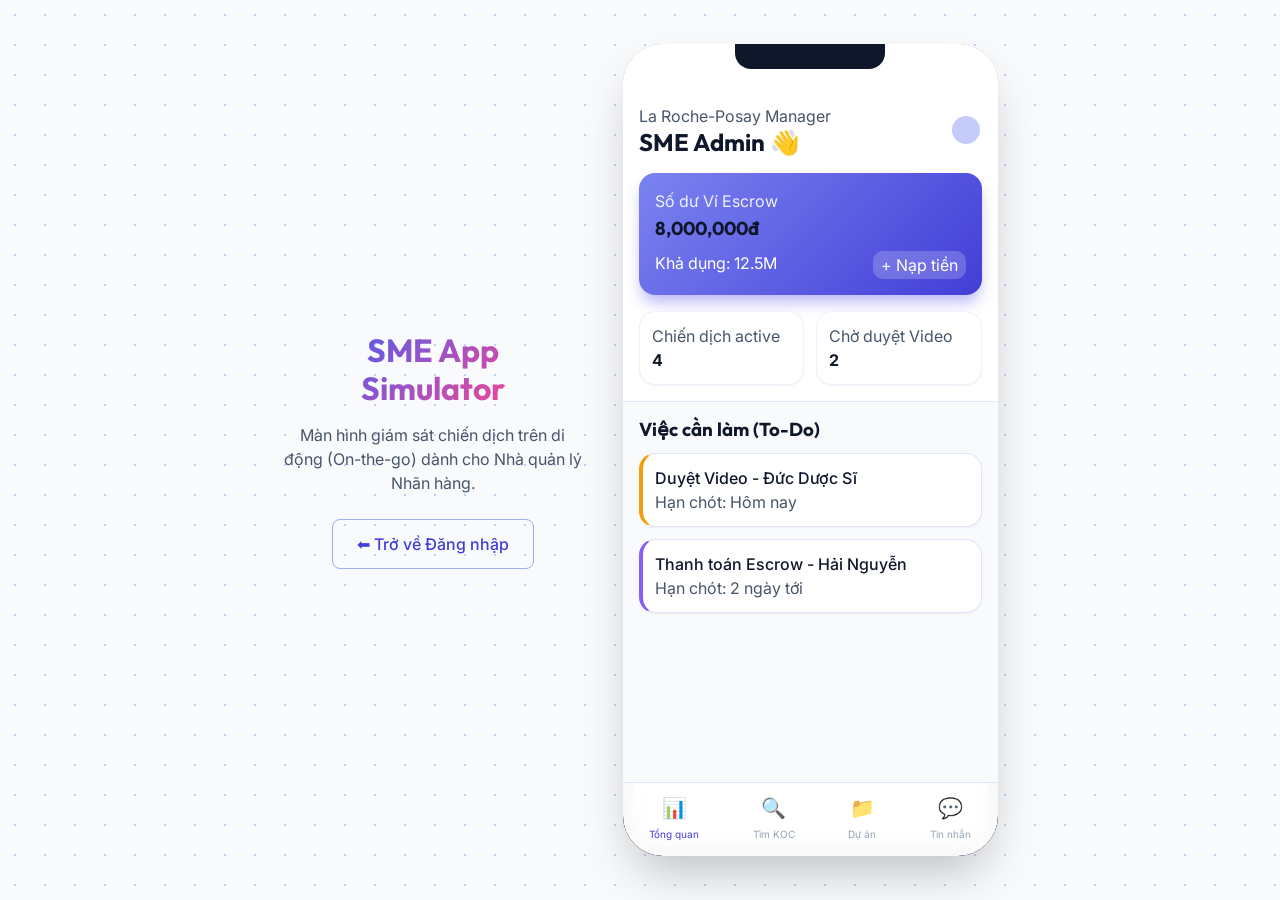
<file: sme_app_v2.html>
<!DOCTYPE html>
<html lang="vi">
<head>
  <meta charset="UTF-8">
  <meta name="viewport" content="width=device-width, initial-scale=1.0">
  <title>Creator Connect | SME Mobile App</title>
  
  <link rel="stylesheet" href="assets/css/variables.css">
  <link rel="stylesheet" href="assets/css/global.css">
  <link rel="stylesheet" href="assets/css/components.css">
  <link rel="stylesheet" href="assets/css/mobile.css?v=20260417d">
  
  <style>
    /* SME Specific Tweaks */
    .sme-hero-bg {
      background: var(--bg-surface);
      border-bottom: 1px solid var(--primary-100);
      padding: 60px var(--space-4) var(--space-4);
    }
    .sme-summary-card {
      background: var(--gradient-primary);
      color: white;
      padding: var(--space-4);
      border-radius: var(--radius-xl);
      box-shadow: 0 10px 15px -3px rgba(79, 70, 229, 0.4);
      margin-bottom: var(--space-4);
    }
    .koc-swipe-card {
      height: 480px;
      border-radius: var(--radius-2xl);
      background: white;
      box-shadow: var(--shadow-md);
      position: relative;
      overflow: hidden;
      display: flex;
      flex-direction: column;
      margin: var(--space-4);
    }
    .koc-swipe-img {
      height: 60%;
      background: linear-gradient(45deg, #a18cd1 0%, #fbc2eb 100%);
      position: relative;
    }
    .koc-swipe-info {
      padding: var(--space-4);
      flex: 1;
    }
    .swipe-actions {
      display: flex;
      justify-content: space-around;
      padding: var(--space-4);
      background: var(--bg-surface);
    }
    .circle-btn {
      width: 50px;
      height: 50px;
      border-radius: 50%;
      display: flex;
      align-items: center;
      justify-content: center;
      font-size: 24px;
      box-shadow: var(--shadow-sm);
      border: 1px solid var(--primary-50);
      background: white;
      cursor: pointer;
    }
  </style>
</head>
<body>

  <div class="simulator-container">
    <div class="text-center" style="margin-right: var(--space-10); max-width: 300px;">
      <h1 class="text-3xl mb-4 gradient-text">SME App<br>Simulator</h1>
      <p class="text-secondary mb-6">Màn hình giám sát chiến dịch trên di động (On-the-go) dành cho Nhà quản lý Nhãn hàng.</p>
      <a href="index.html" class="btn btn-outline">⬅ Trở về Đăng nhập</a>
    </div>

    <!-- The Phone Frame -->
    <div class="mobile-frame">
      <div class="mobile-notch"></div>
      
      <div class="mobile-content">
        
        <!-- View 1: Dashboard (Tổng quan) -->
        <div id="view-sme-home" class="mobile-view active">
          <!-- Scrollable Content -->
          <div style="flex: 1; overflow-y: auto;">
            <div class="sme-hero-bg">
              <div class="d-flex justify-between align-center mb-4">
                <div>
                  <p class="text-xs text-secondary">La Roche-Posay Manager</p>
                  <h2 class="text-lg fw-bold">SME Admin 👋</h2>
                </div>
                <div class="avatar avatar-sm" style="background: var(--primary-200);"></div>
              </div>
              
              <div class="sme-summary-card">
                <p class="text-xs mb-1" style="opacity: 0.9;">Số dư Ví Escrow</p>
                <h3 class="text-2xl fw-bold mb-3">8,000,000đ</h3>
                <div class="d-flex justify-between text-xs">
                  <span>Khả dụng: 12.5M</span>
                  <span style="background: rgba(255,255,255,0.2); padding: 2px 8px; border-radius: 10px;">+ Nạp tiền</span>
                </div>
              </div>

              <div style="display: grid; grid-template-columns: 1fr 1fr; gap: var(--space-3);">
                <div class="card" style="padding: var(--space-3); border: 1px solid var(--primary-50);">
                   <p class="text-xs text-secondary">Chiến dịch active</p>
                   <p class="text-xl fw-bold mt-1">4</p>
                </div>
                <div class="card" style="padding: var(--space-3); border: 1px solid var(--primary-50);">
                   <p class="text-xs text-secondary">Chờ duyệt Video</p>
                   <p class="text-xl fw-bold mt-1 text-warning">2</p>
                </div>
              </div>
            </div>

            <div style="padding: var(--space-4);">
              <div class="d-flex justify-between align-center mb-3">
                <h3 class="text-md fw-bold">Việc cần làm (To-Do)</h3>
              </div>
              
              <div class="card" style="padding: var(--space-3); margin-bottom: var(--space-3); border-left: 4px solid var(--warning-500);">
                 <p class="text-sm fw-medium">Duyệt Video - Đức Dược Sĩ</p>
                 <p class="text-xs text-secondary mt-1">Hạn chót: Hôm nay</p>
              </div>
              <div class="card" style="padding: var(--space-3); border-left: 4px solid var(--escrow-color);">
                 <p class="text-sm fw-medium">Thanh toán Escrow - Hải Nguyễn</p>
                 <p class="text-xs text-secondary mt-1">Hạn chót: 2 ngày tới</p>
              </div>
            </div>
          </div>
        </div>

        <!-- View 2: MMarketplace / Tìm KOC -->
        <div id="view-sme-search" class="mobile-view">
           <!-- Sticky Header -->
           <div class="mobile-header d-flex justify-between align-center" style="padding-top: 40px; border-bottom: 1px solid var(--primary-100); background: var(--bg-surface); flex-shrink: 0;">
             <h2 class="text-md fw-bold mx-auto">Khám phá KOC</h2>
           </div>
           
           <!-- Swipe Card Layout (Non-scrollable, flex-1) -->
           <div style="flex: 1; display: flex; align-items: center; justify-content: center; background: #f0f0f8;">
             <div class="koc-swipe-card" style="width: 90%; max-width: 340px; margin: 0;">
                <div class="koc-swipe-img">
                   <div style="position: absolute; bottom: 10px; left: 10px; background: rgba(0,0,0,0.5); color: white; padding: 4px 8px; border-radius: 4px; font-size: 12px;">✅ Đã xác minh</div>
                </div>
                <div class="koc-swipe-info" id="btn-view-koc-profile" style="cursor: pointer;">
                   <h3 class="text-xl fw-bold">Thanh Trúc Review <span style="font-size: 14px; font-weight: normal; color: var(--primary-600);">(Xem chi tiết)</span></h3>
                   <p class="text-sm text-secondary mb-3">Food & Lifestyle Vlogger</p>
                   
                   <div style="display: flex; gap: var(--space-4); margin-bottom: var(--space-4);">
                     <div>
                       <p class="text-xs text-secondary">Followers</p>
                       <p class="fw-bold">120K</p>
                     </div>
                     <div>
                       <p class="text-xs text-secondary">Rate (TB)</p>
                       <p class="fw-bold text-primary">1.5M</p>
                     </div>
                   </div>
                   
                   <div class="d-flex gap-2">
                      <span class="badge" style="background: var(--bg-surface-hover);">#Food</span>
                      <span class="badge" style="background: var(--bg-surface-hover);">#StreetFood</span>
                   </div>
                </div>
                
                <div class="swipe-actions">
                   <div class="circle-btn" style="color: var(--danger-500);" onclick="showToast('Đã bỏ qua KOL này', 'warning')">✕</div>
                   <div class="circle-btn" style="color: var(--warning-500);">⭐</div>
                   <div class="circle-btn" style="color: var(--success-500);" onclick="showToast('Đã gửi lời mời Booking', 'success')">💬</div>
                </div>
             </div>
           </div>
        </div>

        <!-- View 3: Campaigns -->
        <div id="view-sme-campaigns" class="mobile-view">
          <!-- Sticky Header -->
          <div class="mobile-header d-flex justify-between align-center" style="padding-top: 40px; border-bottom: 1px solid var(--primary-100); background: var(--bg-surface); flex-shrink: 0;">
             <div style="width: 30px;"></div>
             <h2 class="text-md fw-bold mx-auto">Chiến dịch của bạn</h2>
             <button class="btn btn-ghost text-primary p-0" style="width: 30px; height: 30px; display: flex; align-items: center; justify-content: center;" onclick="showToast('Tính năng thêm mới (Mobile) đang phát triển', 'warning')">➕</button>
          </div>
          
          <!-- Scrollable Content -->
          <div style="flex: 1; overflow-y: auto; padding: var(--space-4);">
             <!-- Mobile Campaign Card -->
             <div class="card" style="padding: var(--space-4); margin-bottom: var(--space-4); border: 1px solid var(--primary-50);">
               <div class="d-flex justify-between mb-2">
                 <h4 class="text-md fw-bold">Chống nắng mùa Hè</h4>
                 <span class="badge badge-primary">Đang tuyển</span>
               </div>
               <p class="text-xs text-secondary mb-3">Ngân sách: 15,000,000đ | 5/10 Slots</p>
               <div style="height: 6px; background: var(--bg-surface-hover); border-radius: 3px;">
                  <div style="height: 100%; width: 50%; background: var(--primary-500); border-radius: 3px;"></div>
               </div>
             </div>

             <div class="card" style="padding: var(--space-4); margin-bottom: var(--space-4); border: 1px solid var(--primary-50);">
               <div class="d-flex justify-between mb-2">
                 <h4 class="text-md fw-bold">Sữa Rửa Mặt CeraVe</h4>
                 <span class="badge badge-warning">Đang chạy</span>
               </div>
               <p class="text-xs text-secondary mb-3">Ngân sách: 8,000,000đ | 3/3 Slots</p>
             </div>
          </div>
        </div>

        <!-- View 4: Messages -->
        <div id="view-sme-messages" class="mobile-view">
          <div class="mobile-header d-flex justify-between align-center" style="padding-top: 40px; border-bottom: 1px solid var(--primary-100); background: var(--bg-surface); flex-shrink: 0;">
            <h2 class="text-md fw-bold mx-auto">Chat & Hợp đồng</h2>
          </div>
          
          <div style="flex: 1; overflow-y: auto;">
            <div class="mobile-chat-list" style="padding-top: var(--space-2);">
              
              <div class="mobile-chat-item">
                <div class="avatar avatar-md" style="background: linear-gradient(135deg, #0ea5e9, #38bdf8);"></div>
                <div style="flex:1;">
                  <div class="d-flex justify-between">
                    <h4 class="fw-bold text-sm">Đức Dược Sĩ</h4>
                    <span class="text-xs text-tertiary">10:45</span>
                  </div>
                  <p class="text-xs fw-bold text-primary mt-1">KOC đã ký E-Contract!</p>
                </div>
              </div>

              <div class="mobile-chat-item">
                <div class="avatar avatar-md" style="background: linear-gradient(45deg, #fbc2eb 0%, #a18cd1 100%);"></div>
                <div style="flex:1;">
                  <div class="d-flex justify-between">
                    <h4 class="fw-bold text-sm">Thanh Trúc</h4>
                    <span class="text-xs text-tertiary">Hôm qua</span>
                  </div>
                  <p class="text-xs text-secondary mt-1">Mình đã nộp video rồi ạ...</p>
                </div>
              </div>

            </div>
          </div>
        </div>

        <!-- Sub-view: KOC Public Profile -->
        <div id="view-koc-profile" class="mobile-view">
          <div class="mobile-header d-flex justify-between align-center" style="padding-top: 40px; border-bottom: 1px solid var(--primary-100); background: var(--bg-surface); flex-shrink: 0;">
            <button class="btn btn-ghost text-primary p-0 btn-back-to-search" style="font-size: 20px; width: 30px; height: 30px; display: flex; align-items: center; justify-content: center;">⬅</button>
            <h2 class="text-md fw-bold mx-auto">Hồ sơ KOC</h2>
            <div style="width: 30px;"></div>
          </div>

          <div style="flex: 1; overflow-y: auto;">
            <!-- Header -->
            <div class="text-center" style="padding: 0 var(--space-4) var(--space-3);">
              <div class="avatar avatar-lg mx-auto mb-3" style="margin: 0 auto; background: linear-gradient(45deg, #a18cd1 0%, #fbc2eb 100%);"></div>
              <h2 class="text-xl fw-bold">Thanh Trúc Review ✅</h2>
              <p class="text-sm opacity-80 mt-1">Food & Lifestyle Vlogger | Thích ăn ngon mặc đẹp</p>
            </div>
            
            <!-- Navigation Tabs -->
            <div class="profile-tabs d-flex" style="border-bottom: 1px solid var(--primary-100); margin-bottom: var(--space-3);">
              <button class="profile-tab-btn active" data-tab="tab-tiktok" style="flex: 1; padding: 12px; background: transparent; border: none; border-bottom: 2px solid var(--primary-500); color: var(--primary-600); font-weight: bold; cursor: pointer; transition: all 0.2s ease;">🎵 TikTok<br><span class="text-xs fw-normal">Ẩm thực</span></button>
              <button class="profile-tab-btn" data-tab="tab-instagram" style="flex: 1; padding: 12px; background: transparent; border: none; border-bottom: 2px solid transparent; color: var(--text-secondary); font-weight: bold; cursor: pointer; transition: all 0.2s ease;">📷 Instagram<br><span class="text-xs fw-normal">Thời trang</span></button>
            </div>

            <!-- Dynamic Content Area -->
            <div style="padding: 0 var(--space-4) var(--space-4);">
              <!-- Tab 1: TikTok -->
              <div id="tab-tiktok" class="profile-tab-content active" style="animation: fadeIn 0.3s ease;">
                <div class="d-flex justify-between text-center card" style="padding: var(--space-3); background: var(--bg-surface-hover); margin-bottom: var(--space-4); border: none;">
                  <div><p class="text-xs text-secondary">Followers</p><h4 class="fw-bold">120K</h4></div>
                  <div><p class="text-xs text-secondary">View TB</p><h4 class="fw-bold">50K</h4></div>
                  <div><p class="text-xs text-secondary">Chuyển đổi</p><h4 class="fw-bold text-success">Cao</h4></div>
                </div>
                <h4 class="text-md fw-bold mb-3">Video nổi bật (Ẩm thực)</h4>
                <div style="display: grid; grid-template-columns: 1fr 1fr; gap: var(--space-3);">
                  <div style="height: 180px; background: linear-gradient(to bottom, #fdba74, #f97316); border-radius: var(--radius-lg); position: relative;">
                    <div style="position:absolute; bottom: 8px; left: 8px; background: rgba(0,0,0,0.6); color:white; padding: 2px 6px; border-radius: 4px; font-size: 10px;">▶ 500K</div>
                    <div style="position:absolute; top: 8px; left: 8px; color:white; font-size: 10px; font-weight: bold;">Thumbnail Ẩm thực 1</div>
                  </div>
                  <div style="height: 180px; background: linear-gradient(to bottom, #fcd34d, #f59e0b); border-radius: var(--radius-lg); position: relative;">
                    <div style="position:absolute; bottom: 8px; left: 8px; background: rgba(0,0,0,0.6); color:white; padding: 2px 6px; border-radius: 4px; font-size: 10px;">▶ 320K</div>
                    <div style="position:absolute; top: 8px; left: 8px; color:white; font-size: 10px; font-weight: bold;">Thumbnail Ẩm thực 2</div>
                  </div>
                </div>
              </div>

              <!-- Tab 2: Instagram -->
              <div id="tab-instagram" class="profile-tab-content" style="display: none; animation: fadeIn 0.3s ease;">
                <div class="d-flex justify-between text-center card" style="padding: var(--space-3); background: var(--bg-surface-hover); margin-bottom: var(--space-4); border: none;">
                  <div><p class="text-xs text-secondary">Followers</p><h4 class="fw-bold">85K</h4></div>
                  <div><p class="text-xs text-secondary">Tương tác</p><h4 class="fw-bold">15%</h4></div>
                  <div><p class="text-xs text-secondary">Phong cách</p><h4 class="fw-bold text-primary">Trendy</h4></div>
                </div>
                <h4 class="text-md fw-bold mb-3">Post nổi bật (Lookbook Thời trang)</h4>
                <div style="display: grid; grid-template-columns: 1fr 1fr; gap: var(--space-3);">
                  <div style="height: 180px; background: linear-gradient(to bottom, #fbcfe8, #ec4899); border-radius: var(--radius-lg); position: relative;">
                    <div style="position:absolute; bottom: 8px; left: 8px; background: rgba(0,0,0,0.6); color:white; padding: 2px 6px; border-radius: 4px; font-size: 10px;">❤️ 15K</div>
                    <div style="position:absolute; top: 8px; left: 8px; color:white; font-size: 10px; font-weight: bold;">Thumbnail Thời trang 1</div>
                  </div>
                  <div style="height: 180px; background: linear-gradient(to bottom, #e9d5ff, #a855f7); border-radius: var(--radius-lg); position: relative;">
                    <div style="position:absolute; bottom: 8px; left: 8px; background: rgba(0,0,0,0.6); color:white; padding: 2px 6px; border-radius: 4px; font-size: 10px;">❤️ 12K</div>
                    <div style="position:absolute; top: 8px; left: 8px; color:white; font-size: 10px; font-weight: bold;">Thumbnail Thời trang 2</div>
                  </div>
                </div>
              </div>
            </div>
          </div>

          <!-- Sticky Footer -->
          <div style="flex-shrink: 0; padding: var(--space-4); border-top: 1px solid var(--primary-100); background: var(--bg-surface);">
             <button class="btn btn-primary w-full" style="border-radius: var(--radius-full);" onclick="showToast('Đã gửi lời mời Booking!', 'success')">Mời Booking (1.500.000đ)</button>
          </div>
        </div>

      </div>
      
      <!-- Bottom Navigation -->
      <nav class="mobile-nav">
        <div class="nav-item active" data-target="view-sme-home">
          <div class="nav-item-icon">📊</div>
          <span>Tổng quan</span>
        </div>
        <div class="nav-item" data-target="view-sme-search">
          <div class="nav-item-icon">🔍</div>
          <span>Tìm KOC</span>
        </div>
        <div class="nav-item" data-target="view-sme-campaigns">
          <div class="nav-item-icon">📁</div>
          <span>Dự án</span>
        </div>
        <div class="nav-item" data-target="view-sme-messages">
          <div class="nav-item-icon">💬</div>
          <span>Tin nhắn</span>
        </div>
      </nav>

    </div>
  </div>

  <script src="assets/js/main.js?v=20260417d"></script>
</body>
</html>
</file>
<file: assets/css/variables.css>
@import url('https://fonts.googleapis.com/css2?family=Outfit:wght@300;400;500;600;700&family=Inter:wght@400;500;600&display=swap');

:root {
  /* =========================================================================
     COLOR TOKENS - Indigo/Violet Modern Gradient Theme
     ========================================================================= */
  
  /* Primary Colors */
  --primary-50: #eff0fe;
  --primary-100: #e0e4fd;
  --primary-200: #c6ccfa;
  --primary-300: #a1abf6;
  --primary-400: #7b83f0;
  --primary-500: #5b5be8; /* Core Branding */
  --primary-600: #423ed7;
  --primary-700: #3632b4;
  --primary-800: #2d2a92;
  --primary-900: #272773;

  /* Accent Colors */
  --accent-500: #ec4899; /* Pink subtle accent for gradients */
  --accent-blue: #0ea5e9;

  /* Neutral Background & Surface Colors (Light Mode Default) */
  --bg-main: #f8fafc;
  --bg-surface: #ffffff;
  --bg-surface-hover: #f1f5f9;
  
  /* Text Colors */
  --text-primary: #0f172a;
  --text-secondary: #475569;
  --text-tertiary: #94a3b8;
  --text-on-primary: #ffffff;

  /* State Colors */
  --success-500: #10b981;
  --success-bg: #d1fae5;
  --warning-500: #f59e0b;
  --warning-bg: #fef3c7;
  --danger-500: #ef4444;
  --danger-bg: #fee2e2;

  /* Escrow Specific Colors */
  --escrow-color: #8b5cf6;
  --escrow-bg: #ede9fe;

  /* =========================================================================
     TYPOGRAPHY TOKENS
     ========================================================================= */
  --font-heading: 'Outfit', sans-serif;
  --font-body: 'Inter', sans-serif;

  --text-xs: 0.75rem;     /* 12px */
  --text-sm: 0.875rem;    /* 14px */
  --text-base: 1rem;      /* 16px */
  --text-md: 1.125rem;    /* 18px */
  --text-lg: 1.25rem;     /* 20px */
  --text-xl: 1.5rem;      /* 24px */
  --text-2xl: 1.875rem;   /* 30px */
  --text-3xl: 2.25rem;    /* 36px */
  --text-4xl: 3rem;       /* 48px */

  --font-weight-regular: 400;
  --font-weight-medium: 500;
  --font-weight-semibold: 600;
  --font-weight-bold: 700;

  /* =========================================================================
     SPACING & SIZING
     ========================================================================= */
  --space-1: 0.25rem;  /* 4px */
  --space-2: 0.5rem;   /* 8px */
  --space-3: 0.75rem;  /* 12px */
  --space-4: 1rem;     /* 16px */
  --space-5: 1.25rem;  /* 20px */
  --space-6: 1.5rem;   /* 24px */
  --space-8: 2rem;     /* 32px */
  --space-10: 2.5rem;  /* 40px */
  --space-12: 3rem;    /* 48px */
  --space-16: 4rem;    /* 64px */

  --radius-sm: 0.375rem; /* 6px */
  --radius-md: 0.5rem;   /* 8px */
  --radius-lg: 0.75rem;  /* 12px */
  --radius-xl: 1rem;     /* 16px */
  --radius-2xl: 1.5rem;  /* 24px */
  --radius-full: 9999px;

  /* =========================================================================
     EFFECTS & SHADOWS
     ========================================================================= */
  --shadow-sm: 0 1px 2px 0 rgb(0 0 0 / 0.05);
  --shadow-md: 0 4px 6px -1px rgb(0 0 0 / 0.05), 0 2px 4px -2px rgb(0 0 0 / 0.05);
  --shadow-lg: 0 10px 15px -3px rgb(0 0 0 / 0.05), 0 4px 6px -4px rgb(0 0 0 / 0.05);
  --shadow-xl: 0 20px 25px -5px rgb(0 0 0 / 0.1), 0 8px 10px -6px rgb(0 0 0 / 0.1);
  --shadow-primary: 0 10px 20px -5px var(--primary-300);

  /* Glassmorphism */
  --glass-bg: rgba(255, 255, 255, 0.7);
  --glass-border: rgba(255, 255, 255, 0.4);
  --glass-blur: blur(12px);

  /* Gradients */
  --gradient-primary: linear-gradient(135deg, var(--primary-400), var(--primary-600));
  --gradient-vibrant: linear-gradient(135deg, var(--primary-500), var(--accent-500));
  
  /* Transitions */
  --transition-fast: 150ms cubic-bezier(0.4, 0, 0.2, 1);
  --transition-normal: 250ms cubic-bezier(0.4, 0, 0.2, 1);
  --transition-bounce: 500ms cubic-bezier(0.34, 1.56, 0.64, 1);
}

/* Dark Mode Overrides (Optional / To be toggled by JS on body) */
body.dark-theme {
  --bg-main: #0f172a;
  --bg-surface: #1e293b;
  --bg-surface-hover: #334155;
  
  --text-primary: #f8fafc;
  --text-secondary: #cbd5e1;
  --text-tertiary: #64748b;

  --glass-bg: rgba(30, 41, 59, 0.7);
  --glass-border: rgba(255, 255, 255, 0.1);

  --shadow-md: 0 4px 6px -1px rgb(0 0 0 / 0.3);
  --shadow-lg: 0 10px 15px -3px rgb(0 0 0 / 0.3);
}
</file>
<file: assets/css/components.css>
/* =========================================================================
   BUTTONS
   ========================================================================= */
.btn {
  display: inline-flex;
  align-items: center;
  justify-content: center;
  font-family: var(--font-body);
  font-weight: var(--font-weight-medium);
  font-size: var(--text-base);
  padding: var(--space-3) var(--space-6);
  border-radius: var(--radius-md);
  cursor: pointer;
  transition: all var(--transition-normal);
  text-decoration: none;
  gap: var(--space-2);
}

.btn:active {
  transform: scale(0.98);
}

.btn-primary {
  background: var(--gradient-primary);
  color: var(--text-on-primary);
  box-shadow: 0 4px 14px 0 rgba(91, 91, 232, 0.39);
  border: border: 1px solid transparent;
}

.btn-primary:hover {
  box-shadow: 0 6px 20px rgba(91, 91, 232, 0.23);
  transform: translateY(-2px);
  color: var(--text-on-primary);
}

.btn-outline {
  background: transparent;
  color: var(--primary-600);
  border: 1px solid var(--primary-300);
}

.btn-outline:hover {
  background: var(--primary-50);
  border-color: var(--primary-500);
}

.btn-ghost {
  background: transparent;
  color: var(--text-secondary);
}

.btn-ghost:hover {
  background: var(--bg-surface-hover);
  color: var(--primary-600);
}

.btn-sm {
  padding: var(--space-2) var(--space-4);
  font-size: var(--text-sm);
}

/* =========================================================================
   CARDS
   ========================================================================= */
.card {
  background-color: var(--bg-surface);
  border-radius: var(--radius-xl);
  box-shadow: var(--shadow-sm);
  border: 1px solid var(--primary-100);
  overflow: hidden;
  transition: box-shadow var(--transition-normal), transform var(--transition-normal);
}

.card:hover {
  box-shadow: var(--shadow-md);
  transform: translateY(-4px);
}

.card-header, .card-body, .card-footer {
  padding: var(--space-5);
}

.card-header {
  border-bottom: 1px solid var(--primary-50);
}

.card-footer {
  border-top: 1px solid var(--primary-50);
  background-color: var(--bg-main);
}

/* =========================================================================
   INPUTS & FORMS
   ========================================================================= */
.form-group {
  margin-bottom: var(--space-4);
  display: flex;
  flex-direction: column;
  gap: var(--space-2);
}

.form-label {
  font-size: var(--text-sm);
  font-weight: var(--font-weight-medium);
  color: var(--text-secondary);
}

.form-control {
  width: 100%;
  padding: var(--space-3) var(--space-4);
  border-radius: var(--radius-md);
  border: 1px solid var(--primary-200);
  background-color: var(--bg-surface);
  color: var(--text-primary);
  font-size: var(--text-base);
  transition: all var(--transition-fast);
}

.form-control:focus {
  border-color: var(--primary-500);
  box-shadow: 0 0 0 3px var(--primary-100);
  outline: none;
}

.form-control::placeholder {
  color: var(--text-tertiary);
}

/* =========================================================================
   BADGES (For Status & Tags)
   ========================================================================= */
.badge {
  display: inline-flex;
  align-items: center;
  padding: 0.25rem 0.75rem;
  font-size: var(--text-xs);
  font-weight: var(--font-weight-medium);
  border-radius: var(--radius-full);
}

.badge-primary {
  background-color: var(--primary-100);
  color: var(--primary-700);
}

.badge-success {
  background-color: var(--success-bg);
  color: var(--success-500);
}

.badge-warning {
  background-color: var(--warning-bg);
  color: var(--warning-500);
}

.badge-escrow {
  background-color: var(--escrow-bg);
  color: var(--escrow-color);
  border: 1px dashed var(--escrow-color);
}

/* =========================================================================
   AVATARS
   ========================================================================= */
.avatar {
  width: 48px;
  height: 48px;
  border-radius: 50%;
  object-fit: cover;
  border: 2px solid var(--bg-surface);
}

.avatar-sm { width: 32px; height: 32px; }
.avatar-lg { width: 64px; height: 64px; }
.avatar-xl { width: 120px; height: 120px; }

/* =========================================================================
   CUSTOM KOC CARD (Marketplace)
   ========================================================================= */
.koc-card {
  display: flex;
  flex-direction: column;
}

.koc-card .koc-cover {
  height: 120px;
  background: var(--gradient-primary);
  position: relative;
}

.koc-card .koc-avatar-wrapper {
  position: absolute;
  bottom: -32px;
  left: var(--space-5);
}

.koc-card .koc-avatar-wrapper .avatar {
  border: 4px solid var(--bg-surface);
  box-shadow: var(--shadow-sm);
}

.koc-card .koc-info {
  padding: var(--space-5);
  padding-top: calc(32px + var(--space-4));
  flex-grow: 1;
}

.koc-card .koc-stats {
  display: flex;
  gap: var(--space-4);
  margin-top: var(--space-3);
  padding-top: var(--space-3);
  border-top: 1px dashed var(--primary-100);
}

.stat-item {
  display: flex;
  flex-direction: column;
}

.stat-value {
  font-weight: var(--font-weight-bold);
  font-size: var(--text-md);
  color: var(--text-primary);
}

.stat-label {
  font-size: var(--text-xs);
  color: var(--text-tertiary);
}

.analytics-grid {
  display: grid;
  grid-template-columns: repeat(auto-fit, minmax(220px, 1fr));
  gap: var(--space-4);
}

.analytics-card {
  padding: var(--space-5);
  border-radius: var(--radius-xl);
  border: 1px solid var(--primary-100);
  background: var(--bg-surface);
}

.analytics-card.highlight {
  background: linear-gradient(135deg, rgba(91, 91, 232, 0.08), rgba(236, 72, 153, 0.08));
  border-color: var(--primary-200);
}

.analytics-label {
  font-size: var(--text-xs);
  color: var(--text-secondary);
  margin-bottom: var(--space-2);
}

.analytics-value {
  font-size: 1.75rem;
  font-weight: var(--font-weight-bold);
  color: var(--text-primary);
  margin-bottom: var(--space-2);
}

.analytics-meta {
  font-size: var(--text-sm);
  color: var(--text-secondary);
}

.detail-list,
.timeline-list,
.asset-grid,
.metric-grid {
  display: grid;
  gap: var(--space-3);
}

.detail-row,
.timeline-item,
.asset-card,
.metric-card,
.info-panel {
  padding: var(--space-4);
}

.detail-row,
.timeline-item {
  display: flex;
  align-items: flex-start;
  justify-content: space-between;
  gap: var(--space-4);
  border: 1px solid var(--primary-100);
  border-radius: var(--radius-lg);
  background: var(--bg-surface);
}

.asset-card,
.metric-card,
.info-panel {
  border: 1px solid var(--primary-100);
  border-radius: var(--radius-lg);
  background: var(--bg-surface);
}

.metric-grid {
  grid-template-columns: repeat(auto-fit, minmax(180px, 1fr));
}

.metric-card .metric-label {
  font-size: var(--text-xs);
  color: var(--text-secondary);
  margin-bottom: var(--space-2);
}

.metric-card .metric-value {
  font-size: 1.5rem;
  font-weight: var(--font-weight-bold);
  color: var(--text-primary);
  margin-bottom: var(--space-2);
}

.metric-card .metric-note {
  font-size: var(--text-sm);
  color: var(--text-secondary);
}

.page-shell {
  display: grid;
  gap: var(--space-6);
}

.page-header-card {
  padding: var(--space-6);
  border-radius: var(--radius-2xl);
  background: linear-gradient(135deg, rgba(91, 91, 232, 0.1), rgba(56, 189, 248, 0.08));
  border: 1px solid var(--primary-100);
}

.section-card {
  background: var(--bg-surface);
  border: 1px solid var(--primary-100);
  border-radius: var(--radius-xl);
  overflow: hidden;
}

.section-card > .section-body {
  padding: var(--space-6);
}

.portfolio-video-grid {
  display: grid;
  grid-template-columns: repeat(auto-fit, minmax(180px, 1fr));
  gap: var(--space-4);
}

.video-thumb {
  min-height: 220px;
  border-radius: var(--radius-xl);
  position: relative;
  overflow: hidden;
  background: linear-gradient(160deg, #c7d2fe, #818cf8);
}

.video-thumb.alt-pink {
  background: linear-gradient(160deg, #f9a8d4, #c084fc);
}

.video-thumb.alt-blue {
  background: linear-gradient(160deg, #93c5fd, #38bdf8);
}

.video-thumb .video-badge {
  position: absolute;
  left: 12px;
  bottom: 12px;
  background: rgba(15, 23, 42, 0.72);
  color: white;
  padding: 4px 8px;
  border-radius: var(--radius-md);
  font-size: 11px;
}

.sticky-summary {
  position: sticky;
  top: var(--space-6);
}

/* =========================================================================
   MODALS
   ========================================================================= */
.modal-overlay {
  position: fixed;
  top: 0;
  left: 0;
  right: 0;
  bottom: 0;
  background: rgba(15, 23, 42, 0.6);
  backdrop-filter: blur(4px);
  display: flex;
  align-items: center;
  justify-content: center;
  z-index: 1000;
  opacity: 0;
  visibility: hidden;
  transition: all var(--transition-normal);
}

.modal-overlay.active {
  opacity: 1;
  visibility: visible;
}

.modal {
  background: var(--bg-surface);
  border-radius: var(--radius-2xl);
  width: 90%;
  max-width: 600px;
  max-height: 90vh;
  overflow-y: auto;
  box-shadow: var(--shadow-xl);
  transform: translateY(20px);
  transition: transform var(--transition-normal);
}

.modal-overlay.active .modal {
  transform: translateY(0);
}

.modal-header {
  padding: var(--space-5) var(--space-6);
  border-bottom: 1px solid var(--primary-50);
  display: flex;
  justify-content: space-between;
  align-items: center;
  position: sticky;
  top: 0;
  background: var(--bg-surface);
  z-index: 10;
}

.modal-body {
  padding: var(--space-6);
}

.modal-footer {
  padding: var(--space-5) var(--space-6);
  border-top: 1px solid var(--primary-50);
  display: flex;
  justify-content: flex-end;
  gap: var(--space-3);
  position: sticky;
  bottom: 0;
  background: var(--bg-surface);
  z-index: 10;
}

/* =========================================================================
   TABLES
   ========================================================================= */
.table-wrapper {
  overflow-x: auto;
}

.table {
  width: 100%;
  border-collapse: collapse;
}

.table th, .table td {
  padding: var(--space-4) var(--space-5);
  text-align: left;
  border-bottom: 1px solid var(--primary-50);
}

.table th {
  font-weight: var(--font-weight-medium);
  color: var(--text-secondary);
  background: var(--bg-surface-hover);
  font-size: var(--text-sm);
}

.table tbody tr {
  transition: background var(--transition-fast);
}

.table tbody tr:hover {
  background: var(--bg-surface-hover);
}

/* =========================================================================
   TOAST NOTIFICATIONS
   ========================================================================= */
.toast-container {
  position: fixed;
  bottom: var(--space-6);
  right: var(--space-6);
  z-index: 9999;
  display: flex;
  flex-direction: column;
  gap: var(--space-3);
  pointer-events: none;
}

.toast {
  background: var(--bg-surface);
  border-left: 4px solid var(--primary-500);
  box-shadow: var(--shadow-lg);
  padding: var(--space-3) var(--space-5);
  border-radius: var(--radius-md);
  min-width: 280px;
  max-width: 350px;
  display: flex;
  align-items: center;
  gap: var(--space-3);
  transform: translateX(120%);
  opacity: 0;
  animation: slideInToast 0.4s cubic-bezier(0.175, 0.885, 0.32, 1.275) forwards;
  pointer-events: auto;
}

.toast.success { border-left-color: var(--success-500); }
.toast.warning { border-left-color: var(--warning-500); }
.toast.error { border-left-color: var(--danger-500); }

.toast-icon {
  font-size: 20px;
}

.toast.success .toast-icon { color: var(--success-500); }
.toast.warning .toast-icon { color: var(--warning-500); }
.toast.error .toast-icon { color: var(--danger-500); }

.toast-conent { flex: 1; }
.toast-title { font-weight: var(--font-weight-bold); font-size: var(--text-sm); margin-bottom: 2px;}
.toast-message { font-size: var(--text-xs); color: var(--text-secondary); }

.toast.hiding {
  animation: fadeOutToast 0.3s ease forwards;
}

@keyframes slideInToast {
  0% { transform: translateX(120%); opacity: 0; }
  100% { transform: translateX(0); opacity: 1; }
}

@keyframes fadeOutToast {
  0% { transform: translateX(0); opacity: 1; }
  100% { transform: translateX(100%); opacity: 0; }
}
</file>
<file: assets/css/layouts.css>
/* =========================================================================
   LAYOUT UTILITIES
   ========================================================================= */
.container {
  width: 100%;
  max-width: 1280px;
  margin: 0 auto;
  padding: 0 var(--space-4);
}

/* =========================================================================
   SPLIT SCREEN LAYOUT (Login/Register)
   ========================================================================= */
.auth-layout {
  display: flex;
  min-height: 100vh;
}

.auth-hero {
  flex: 1;
  background: var(--gradient-primary);
  display: flex;
  align-items: center;
  justify-content: center;
  position: relative;
  overflow: hidden;
  color: var(--text-on-primary);
}

/* Abstract shapes for auth background */
.auth-hero::before, .auth-hero::after {
  content: '';
  position: absolute;
  border-radius: 50%;
  background: rgba(255, 255, 255, 0.1);
  filter: blur(40px);
}
.auth-hero::before { width: 400px; height: 400px; top: -100px; left: -100px; }
.auth-hero::after { width: 600px; height: 600px; bottom: -150px; right: -200px; }

.auth-form-container {
  flex: 1;
  max-width: 500px;
  background-color: var(--bg-surface);
  display: flex;
  align-items: center;
  justify-content: center;
  padding: var(--space-8);
}

.auth-form-wrapper {
  width: 100%;
  max-width: 400px;
}

/* =========================================================================
   DASHBOARD LAYOUT (Sidebar + Header + Main)
   ========================================================================= */
.dashboard-layout {
  display: flex;
  height: 100vh;
  overflow: hidden;
  background-color: var(--bg-main);
}

.sidebar {
  width: 280px;
  flex-shrink: 0;
  background-color: var(--bg-surface);
  border-right: 1px solid var(--primary-100);
  display: flex;
  flex-direction: column;
  transition: transform var(--transition-normal);
  z-index: 100;
}

.sidebar-header {
  padding: var(--space-5) var(--space-6);
  border-bottom: 1px solid var(--primary-50);
}

.sidebar-menu {
  display: flex;
  flex-direction: column;
  align-items: stretch;
  padding: var(--space-4) 0;
  flex-grow: 1;
  overflow-y: auto;
}

.menu-item {
  display: flex;
  align-items: center;
  justify-content: flex-start;
  gap: var(--space-3);
  padding: var(--space-3) var(--space-6);
  color: var(--text-secondary);
  text-decoration: none;
  font-weight: var(--font-weight-medium);
  transition: all var(--transition-fast);
  border-left: 3px solid transparent;
}

.menu-item:hover {
  background-color: var(--bg-surface-hover);
  color: var(--primary-600);
}

.menu-item.active {
  background-color: var(--primary-50);
  color: var(--primary-600);
  border-left-color: var(--primary-500);
}

.main-content {
  flex-grow: 1;
  display: flex;
  flex-direction: column;
  overflow: hidden;
}

.top-header {
  height: 72px;
  min-height: 72px;
  flex-shrink: 0;
  background-color: var(--bg-surface);
  border-bottom: 1px solid var(--primary-100);
  display: flex;
  align-items: center;
  justify-content: space-between;
  padding: 0 var(--space-6);
}

.content-area {
  flex-grow: 1;
  padding: var(--space-6) var(--space-8);
  overflow-y: auto;
}

/* =========================================================================
   MARKETPLACE GRID (Search)
   ========================================================================= */
.marketplace-layout {
  display: grid;
  grid-template-columns: 280px 1fr;
  gap: var(--space-8);
  align-items: start;
}

.filters-sidebar {
  background: var(--bg-surface);
  padding: var(--space-5);
  border-radius: var(--radius-xl);
  border: 1px solid var(--primary-100);
  position: sticky;
  top: var(--space-6);
}

.koc-grid {
  display: grid;
  grid-template-columns: repeat(auto-fill, minmax(280px, 1fr));
  gap: var(--space-6);
}

/* =========================================================================
   CHAT & MESSAGES LAYOUT
   ========================================================================= */
.chat-layout {
  display: flex;
  height: calc(100vh - 72px - 64px); /* Full height minus header & padding */
  background: var(--bg-surface);
  border-radius: var(--radius-xl);
  border: 1px solid var(--primary-100);
  overflow: hidden;
  box-shadow: var(--shadow-sm);
}

.chat-sidebar {
  width: 320px;
  border-right: 1px solid var(--primary-100);
  display: flex;
  flex-direction: column;
}

.chat-sidebar-header {
  padding: var(--space-4);
  border-bottom: 1px solid var(--primary-50);
}

.chat-list {
  flex-grow: 1;
  overflow-y: auto;
}

.chat-contact {
  padding: var(--space-4);
  display: flex;
  gap: var(--space-3);
  border-bottom: 1px solid var(--primary-50);
  cursor: pointer;
  transition: background var(--transition-fast);
}

.chat-contact:hover, .chat-contact.active {
  background: var(--bg-surface-hover);
}

.chat-main {
  flex-grow: 1;
  display: flex;
  flex-direction: column;
  background: var(--bg-main);
}

.chat-header {
  padding: var(--space-4) var(--space-6);
  border-bottom: 1px solid var(--primary-100);
  background: var(--bg-surface);
  display: flex;
  justify-content: space-between;
  align-items: center;
}

.chat-messages {
  flex-grow: 1;
  padding: var(--space-6);
  overflow-y: auto;
  display: flex;
  flex-direction: column;
  gap: var(--space-4);
}

.message {
  max-width: 70%;
  display: flex;
  flex-direction: column;
}

.message.sent {
  align-self: flex-end;
}

.message.received {
  align-self: flex-start;
}

.message-bubble {
  padding: var(--space-3) var(--space-4);
  border-radius: var(--radius-lg);
  font-size: var(--text-sm);
}

.message.sent .message-bubble {
  background: var(--primary-500);
  color: white;
  border-bottom-right-radius: 4px;
}

.message.received .message-bubble {
  background: var(--bg-surface);
  border: 1px solid var(--primary-100);
  border-bottom-left-radius: 4px;
}

.chat-input-area {
  padding: var(--space-4);
  background: var(--bg-surface);
  border-top: 1px solid var(--primary-100);
  display: flex;
  gap: var(--space-3);
}

/* E-Contract Block inside Chat */
.e-contract-block {
  background: var(--bg-surface);
  border: 1px solid var(--escrow-color);
  border-radius: var(--radius-lg);
  padding: var(--space-5);
  margin-top: var(--space-4);
  box-shadow: var(--shadow-sm);
  width: 100%;
}


/* =========================================================================
   RESPONSIVE QUERIES
   ========================================================================= */
@media (max-width: 1024px) {
  .marketplace-layout {
    grid-template-columns: 1fr;
  }
  .filters-sidebar {
    position: static;
  }
}

@media (max-width: 768px) {
  .auth-layout {
    flex-direction: column;
  }
  .auth-hero {
    min-height: 200px;
    flex: none;
  }
  .auth-form-container {
    max-width: 100%;
    padding: var(--space-4);
  }
  .dashboard-layout {
    flex-direction: column;
  }
  .sidebar {
    width: 100%;
    height: auto;
    border-right: none;
    border-bottom: 1px solid var(--primary-100);
  }
  .content-area {
    padding: var(--space-4);
  }
}
</file>
<file: assets/css/mobile.css>
/* =========================================================================
   MOBILE SIMULATOR WRAPPER
   ========================================================================= */
.simulator-container {
  display: flex;
  align-items: center;
  justify-content: center;
  min-height: 100vh;
  background: var(--bg-main);
  padding: var(--space-4);
  background-image: radial-gradient(var(--primary-200) 1px, transparent 1px);
  background-size: 30px 30px;
}

.mobile-frame {
  width: 375px; 
  height: 812px;
  background: var(--bg-surface);
  border-radius: 40px;
  box-shadow: 0 25px 50px -12px rgba(0, 0, 0, 0.25), inset 0 0 0 10px #0f172a;
  position: relative;
  overflow: hidden;
  display: flex;
  flex-direction: column;
}

/* Smartphone Notch */
.mobile-notch {
  position: absolute;
  top: 0;
  left: 50%;
  transform: translateX(-50%);
  width: 150px;
  height: 25px;
  background: #0f172a;
  border-bottom-left-radius: 16px;
  border-bottom-right-radius: 16px;
  z-index: 1000;
}

/* The content area is the full frame minus nav */
.mobile-content {
  flex: 1;
  position: relative; /* positioning context for views */
  overflow: hidden;
  background: #f8fafc;
  min-height: 0;
}

/* Hide scrollbar globally for mobile feel */
.mobile-content::-webkit-scrollbar,
.mobile-view *::-webkit-scrollbar,
.mobile-frame *::-webkit-scrollbar {
  display: none;
  width: 0;
}
.mobile-content,
.mobile-view *,
.mobile-frame * {
  -ms-overflow-style: none;
  scrollbar-width: none;
}

/* =========================================================================
   MOBILE BOTTOM NAV
   ========================================================================= */
.mobile-nav {
  position: relative;
  width: 100%;
  background: rgba(255, 255, 255, 0.97);
  backdrop-filter: blur(10px);
  border-top: 1px solid var(--primary-100);
  display: flex;
  justify-content: space-around;
  padding: 10px 0 14px 0;
  z-index: 100;
  flex-shrink: 0;
}

.nav-item {
  display: flex;
  flex-direction: column;
  align-items: center;
  gap: 4px;
  color: var(--text-tertiary);
  text-decoration: none;
  font-size: 10px;
  cursor: pointer;
  transition: color var(--transition-fast);
}

.nav-item.active {
  color: var(--primary-600);
}

.nav-item-icon {
  font-size: 20px;
}

/* =========================================================================
   MOBILE APP COMPONENTS (Job Feed, Portfolio)
   ========================================================================= */
.mobile-header {
  padding: var(--space-5) var(--space-4) var(--space-3);
  background: var(--bg-surface);
  position: sticky;
  top: 0;
  z-index: 90;
  display: flex;
  justify-content: space-between;
  align-items: center;
}

.job-card {
  background: var(--bg-surface);
  border-radius: var(--radius-xl);
  padding: var(--space-4);
  margin: var(--space-4);
  box-shadow: var(--shadow-sm);
  border: 1px solid var(--primary-50);
}

.job-card .header {
  display: flex;
  gap: var(--space-3);
  margin-bottom: var(--space-3);
}

.job-card .brand-logo {
  width: 40px;
  height: 40px;
  border-radius: var(--radius-md);
  object-fit: cover;
}

.job-card .budget {
  color: var(--escrow-color);
  font-weight: var(--font-weight-bold);
  font-size: var(--text-md);
}

.portfolio-header {
  background: var(--gradient-primary);
  padding: var(--space-8) var(--space-4) var(--space-6);
  color: white;
  text-align: center;
}

.portfolio-stats {
  display: flex;
  background: var(--bg-surface);
  border-radius: var(--radius-lg);
  padding: var(--space-4);
  margin: calc(-1 * var(--space-4)) var(--space-4) var(--space-4);
  box-shadow: var(--shadow-md);
  justify-content: space-around;
  position: relative;
  z-index: 10;
}

.portfolio-stat-box {
  text-align: center;
}

/* Each view fills the content area completely and scrolls on its own */
.mobile-view {
  display: none;
  position: absolute;
  top: 0;
  left: 0;
  width: 100%;
  height: 100%;
  overflow-y: auto;
  overflow-x: hidden;
  background: #f8fafc;
  animation: fadeIn 0.25s ease forwards;
}

.mobile-view.active {
  display: flex;
  flex-direction: column;
}

/* =========================================================================
   BOTTOM SHEET (MOBILE MODAL)
   ========================================================================= */
.bottom-sheet-overlay {
  position: absolute;
  top: 0; left: 0; right: 0; bottom: 0;
  background: rgba(15, 23, 42, 0.6);
  z-index: 2000;
  border-radius: 40px;
  backdrop-filter: blur(2px);
  opacity: 0;
  visibility: hidden;
  transition: all var(--transition-normal);
}

.bottom-sheet-overlay.active {
  opacity: 1;
  visibility: visible;
}

.bottom-sheet {
  position: absolute;
  bottom: -100%;
  left: 0;
  width: 100%;
  background: var(--bg-surface);
  border-top-left-radius: var(--radius-2xl);
  border-top-right-radius: var(--radius-2xl);
  padding: var(--space-6) var(--space-5);
  box-shadow: 0 -10px 25px rgba(0,0,0,0.1);
  transition: bottom var(--transition-normal);
  z-index: 2001;
}

.bottom-sheet-overlay.active .bottom-sheet {
  bottom: 0;
}

.bottom-sheet-drag {
  width: 40px;
  height: 4px;
  background: var(--primary-100);
  border-radius: 2px;
  margin: 0 auto var(--space-4);
}

/* =========================================================================
   MOBILE IN-APP CHAT
   ========================================================================= */
.mobile-chat-list {
  padding: var(--space-2);
}

.mobile-chat-item {
  display: flex;
  gap: var(--space-3);
  padding: var(--space-4);
  background: var(--bg-surface);
  border-radius: var(--radius-xl);
  margin-bottom: var(--space-2);
  box-shadow: var(--shadow-sm);
  align-items: center;
}

/* =========================================================================
   MOBILE FORM INPUTS
   ========================================================================= */
.mobile-input {
  width: 100%;
  padding: 12px 16px;
  border-radius: var(--radius-lg);
  border: 1px solid var(--primary-100);
  background: var(--bg-surface);
  font-size: 14px;
  color: var(--text-main);
  transition: all var(--transition-fast);
}

.mobile-input:focus {
  outline: none;
  border-color: var(--primary-400);
  box-shadow: 0 0 0 3px var(--primary-50);
}

.input-with-icon {
  position: relative;
  display: flex;
  align-items: center;
}

.input-with-icon span {
  position: absolute;
  left: 12px;
  font-size: 16px;
}

.input-with-icon .pl-5 {
  padding-left: 36px;
}

.hide-scrollbar::-webkit-scrollbar {
  display: none;
}
.hide-scrollbar {
  -ms-overflow-style: none;
  scrollbar-width: none;
}
</file>
<file: assets/css/global.css>
@import url('./variables.css');

/* =========================================================================
   RESET & NORMALIZE
   ========================================================================= */
*, *::before, *::after {
  box-sizing: border-box;
  margin: 0;
  padding: 0;
}

html {
  font-size: 16px;
  scroll-behavior: smooth;
}

body {
  font-family: var(--font-body);
  color: var(--text-primary);
  background-color: var(--bg-main);
  line-height: 1.5;
  -webkit-font-smoothing: antialiased;
  -moz-osx-font-smoothing: grayscale;
  min-height: 100vh;
  display: flex;
  flex-direction: column;
}

h1, h2, h3, h4, h5, h6 {
  font-family: var(--font-heading);
  font-weight: var(--font-weight-bold);
  line-height: 1.2;
  color: var(--text-primary);
}

a {
  text-decoration: none;
  color: var(--primary-600);
  transition: color var(--transition-fast);
}

a:hover {
  color: var(--primary-700);
}

img, picture, video, canvas, svg {
  display: block;
  max-width: 100%;
}

input, button, textarea, select {
  font: inherit;
  outline: none;
  border: none;
}

ul, ol {
  list-style: none;
}

/* =========================================================================
   UTILITIES
   ========================================================================= */
.text-center { text-align: center; }
.text-left { text-align: left; }
.text-right { text-align: right; }

.font-heading { font-family: var(--font-heading); }
.font-body { font-family: var(--font-body); }

.fw-regular { font-weight: var(--font-weight-regular); }
.fw-medium { font-weight: var(--font-weight-medium); }
.fw-semibold { font-weight: var(--font-weight-semibold); }
.fw-bold { font-weight: var(--font-weight-bold); }

.text-primary { color: var(--text-primary); }
.text-secondary { color: var(--text-secondary); }
.text-tertiary { color: var(--text-tertiary); }
.text-accent { color: var(--primary-500); }
.text-success { color: var(--success-500); }

/* Spacing Helpers */
.mb-1 { margin-bottom: var(--space-1); }
.mb-2 { margin-bottom: var(--space-2); }
.mb-3 { margin-bottom: var(--space-3); }
.mb-4 { margin-bottom: var(--space-4); }
.mb-6 { margin-bottom: var(--space-6); }
.mb-8 { margin-bottom: var(--space-8); }

.mt-2 { margin-top: var(--space-2); }
.mt-4 { margin-top: var(--space-4); }

.gap-2 { gap: var(--space-2); }
.gap-3 { gap: var(--space-3); }
.gap-4 { gap: var(--space-4); }

/* Flexbox Helpers */
.d-flex { display: flex !important; }
.flex-column { flex-direction: column !important; }
.align-center { align-items: center !important; }
.justify-center { justify-content: center !important; }
.justify-between { justify-content: space-between !important; }
.justify-end { justify-content: flex-end !important; }

/* Effects */
.glass-panel {
  background: var(--glass-bg);
  backdrop-filter: var(--glass-blur);
  -webkit-backdrop-filter: var(--glass-blur);
  border: 1px solid var(--glass-border);
  box-shadow: var(--shadow-lg);
}

.gradient-text {
  background: var(--gradient-vibrant);
  -webkit-background-clip: text;
  -webkit-text-fill-color: transparent;
  background-clip: text;
  color: transparent;
  display: inline-block;
}

/* Animations */
@keyframes fadeIn {
  from { opacity: 0; transform: translateY(10px); }
  to { opacity: 1; transform: translateY(0); }
}

.animate-fade-in {
  animation: fadeIn 0.6s var(--transition-normal) forwards;
}
</file>
